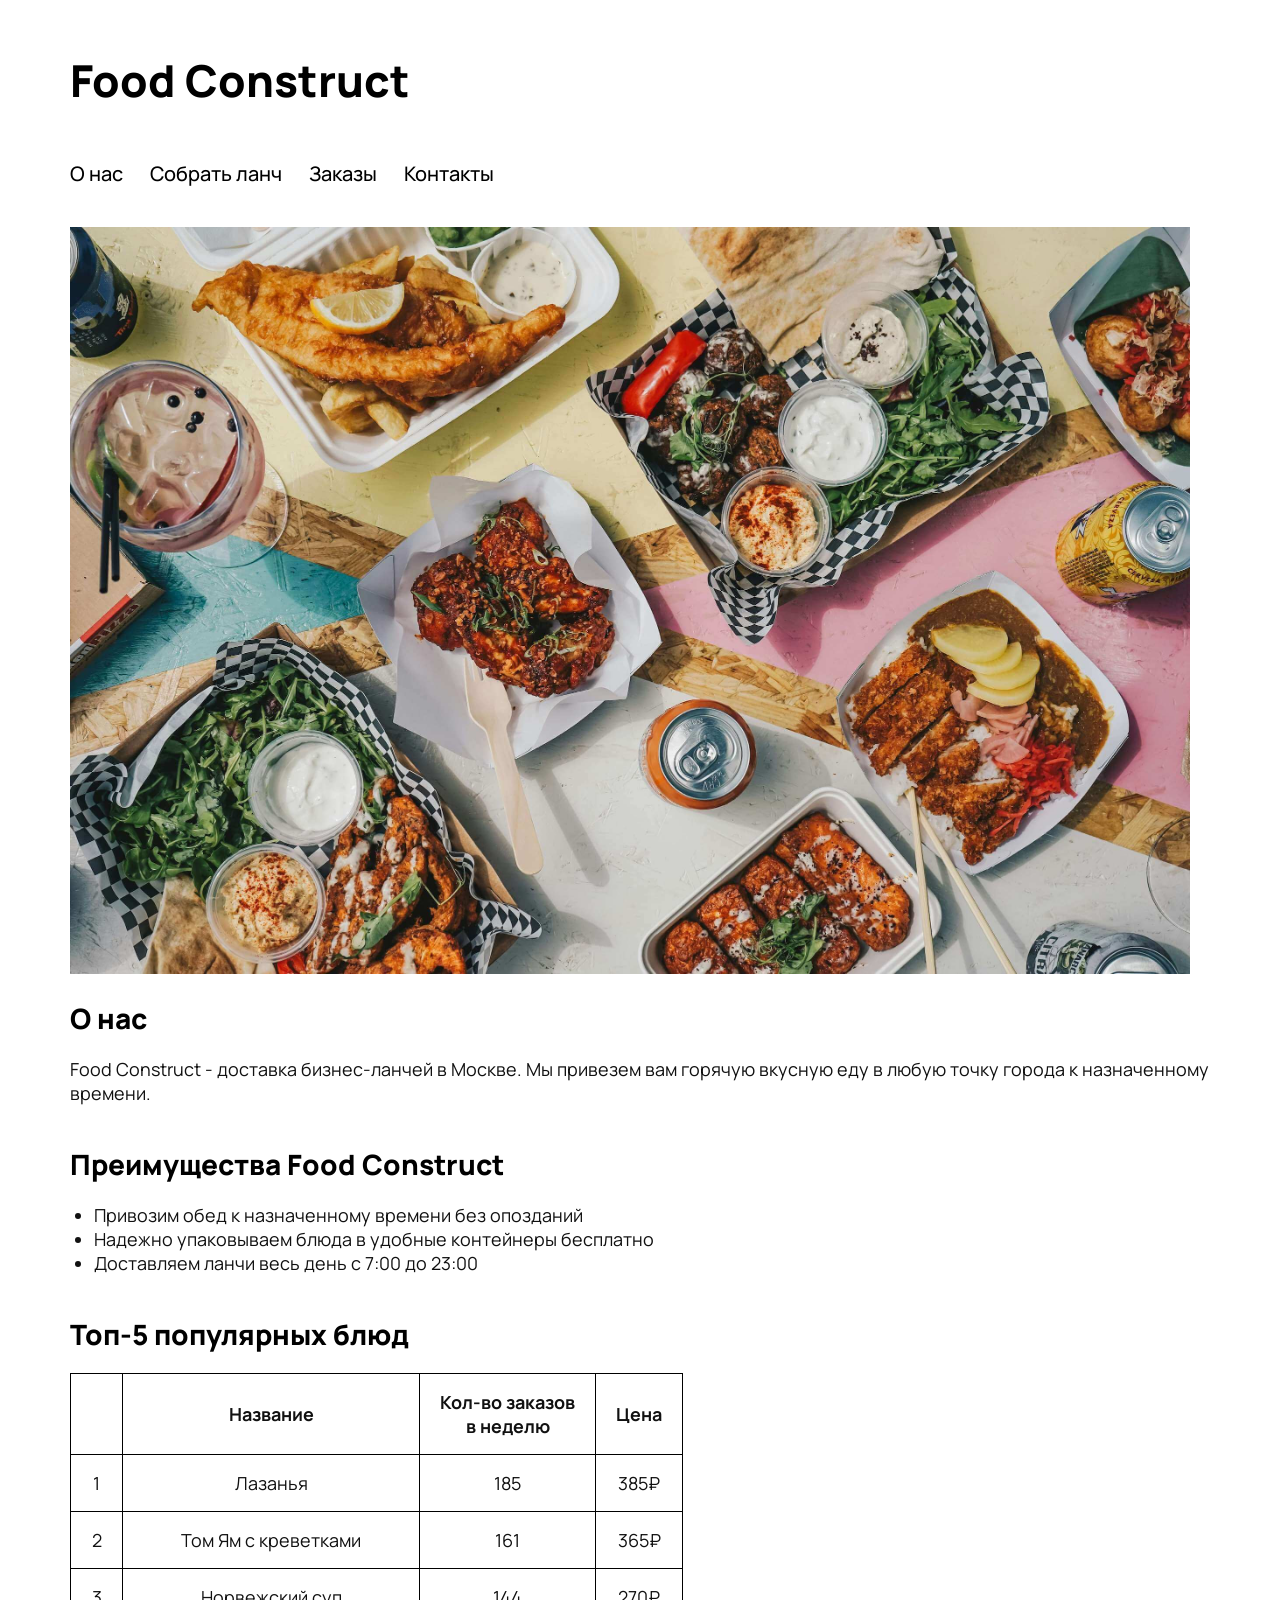
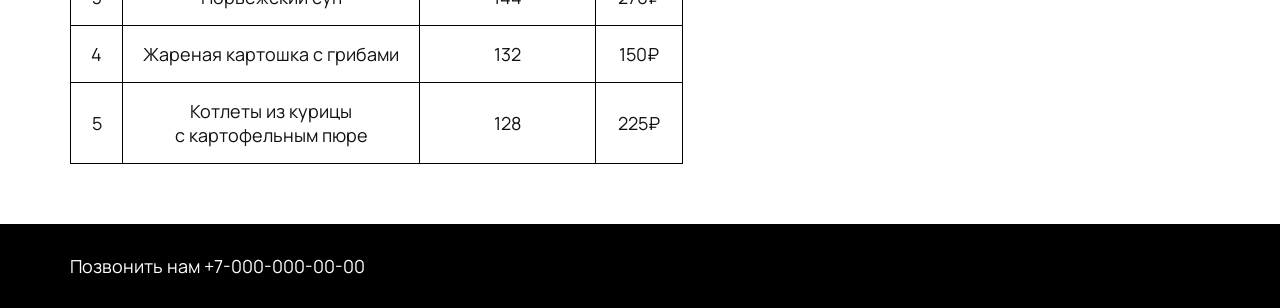
<file: lab-01-food-construct/index.html>
<!DOCTYPE html>
<!-- Tarayıcıya "bu belge HTML5" der. Yazılmazsa tarayıcı eski uyumluluk moduna geçer, CSS bozulur -->
<html lang="ru">
<!-- Bütün sayfayı saran kök etiket. lang="ru" = içerik Rusça; arama motoru ve ekran okuyucu buna bakar -->

<head>
  <!-- Sayfanın ayar bölümü: buradakiler ekranda görünmez, tarayıcıya talimat verir -->

  <meta charset="UTF-8">
  <!-- Harflerin hangi tabloya göre çözüleceğini söyler. UTF-8 Kiril'i kapsar; olmazsa Rusça harfler soru işareti çıkar -->

  <meta name="viewport" content="width=device-width, initial-scale=1.0">
  <!-- Sayfanın genişliğini ekran genişliğine eşitler. Olmazsa telefon sayfayı uzaktan gösterir, yazılar okunmaz -->

  <title>Food Construct</title>
  <!-- Sekmede ve Google sonuçlarında görünen isim. Sayfanın içinde görünmez -->

  <link rel="preconnect" href="https://fonts.googleapis.com">
  <link rel="preconnect" href="https://fonts.gstatic.com" crossorigin>
  <!-- Font sunucusuyla el sıkışmayı önceden yapar, böylece font birkaç yüz milisaniye erken gelir -->

  <link href="https://fonts.googleapis.com/css2?family=Manrope:wght@400;500;800&display=swap" rel="stylesheet">
  <!-- Manrope fontunu Google'dan indirir. wght@400;500;800 = sadece bu üç kalınlığı indir (hepsini indirmek yavaşlatır) -->

  <link rel="stylesheet" href="styles/style.css">
  <!-- Dış dosyayı sayfaya bağlar. rel = dosyanın türü (stil dosyası), href = dosyanın yeri -->
</head>

<body>
  <!-- Kullanıcının ekranda gördüğü her şey buranın içinde olmak zorunda -->

  <header>
    <!-- Sayfanın üst şeridi. div yerine bunu kullanırız çünkü tarayıcıya "burası giriş bölümü" bilgisini de verir -->
    <h1>Food Construct</h1>
    <!-- Sayfanın ana başlığı. Arama motoru sayfanın konusunu buradan anlar, bu yüzden sayfada tek olmalı -->
    <nav>
      <!-- Menü bağlantılarının kutusu. Ekran okuyucu "gezinme bölümü" diye tanıtır ve istenirse atlanabilir -->
      <a href="index.html">О нас</a>
      <!-- Tıklanınca href'teki adrese götürür. href olmadan link çalışmaz, düz yazı olur -->
      <a href="lunch.html">Собрать ланч</a>
      <a href="orders.html">Заказы</a>
      <a href="#contacts">Контакты</a>
      <!-- # ile başlayan adres başka sayfaya gitmez: aynı sayfada id="contacts" olan elemana kaydırır -->
    </nav>
  </header>

  <main>
    <!-- Sayfanın asıl içeriği. Menü ve footer buraya girmez; sayfada bir tane olur -->

    <section>
      <!-- İçeriği anlamlı parçalara böler: her section kendi başlığıyla tek bir konuyu anlatır -->
      <img src="images/lunch.jpg" alt="Бизнес-ланчи Food Construct">
      <!-- src resmi getirir. alt = resim yüklenmezse yerine çıkan yazı; görme engelli okuyucusu da bunu okur -->
      <h2>О нас</h2>
      <!-- Bölüm başlığı. Başlıklar h1'den h6'ya sırayla iner, atlanmaz — yapı bozulur -->
      <p>
        <!-- Paragraf. Tarayıcı kendiliğinden alt satıra geçirir ve araya boşluk koyar -->
        Food Construct - доставка бизнес-ланчей в Москве. Мы привезем вам горячую вкусную еду
        в любую точку города к назначенному времени.
      </p>
    </section>

    <section>
      <h2>Преимущества Food Construct</h2>
      <ul>
        <!-- Sırası önemli olmayan liste. Tarayıcı her maddenin başına nokta koyar -->
        <li>Привозим обед к назначенному времени без опозданий</li>
        <!-- Listenin tek bir maddesi. Sadece ul veya ol içinde kullanılabilir -->
        <li>Надежно упаковываем блюда в удобные контейнеры бесплатно</li>
        <li>Доставляем ланчи весь день с 7:00 до 23:00</li>
      </ul>
    </section>

    <section>
      <h2>Топ-5 популярных блюд</h2>
      <table>
        <!-- Satır-sütun hâlindeki veriler için. Sayfayı hizalamak amacıyla kullanılmaz, o iş CSS'in -->
        <tr>
          <!-- Tablonun bir satırını açar; hücreler bunun içine yazılır -->
          <th></th>
          <!-- Başlık hücresi: tarayıcı kalın ve ortalı gösterir, ayrıca "bu sütunun adı" bilgisini taşır -->
          <th>Название</th>
          <th>Кол-во заказов<br>в неделю</th>
          <!-- Metni tam o noktadan alt satıra indirir; boşluk açmak için değil, satır kırmak için -->
          <th>Цена</th>
        </tr>
        <tr>
          <td>1</td>
          <!-- Veri hücresi: tablonun asıl içeriği buraya yazılır -->
          <td>Лазанья</td>
          <td>185</td>
          <td>385₽</td>
        </tr>
        <tr>
          <td>2</td>
          <td>Том Ям с креветками</td>
          <td>161</td>
          <td>365₽</td>
        </tr>
        <tr>
          <td>3</td>
          <td>Норвежский суп</td>
          <td>144</td>
          <td>270₽</td>
        </tr>
        <tr>
          <td>4</td>
          <td>Жареная картошка с грибами</td>
          <td>132</td>
          <td>150₽</td>
        </tr>
        <tr>
          <td>5</td>
          <td>Котлеты из курицы<br>с картофельным пюре</td>
          <td>128</td>
          <td>225₽</td>
        </tr>
      </table>
    </section>

  </main>

  <footer id="contacts">
    <!-- Sayfanın alt şeridi (iletişim, telif). id = bu elemana verilen benzersiz isim; menüdeki #contacts bunu arar -->
    <p>Позвонить нам <a href="tel:+70000000000">+7-000-000-00-00</a></p>
    <!-- tel: yazınca telefonda tıklayan kişi doğrudan arama ekranına gider; bilgisayarda bir şey olmaz -->
  </footer>

</body>

</html>
</file>
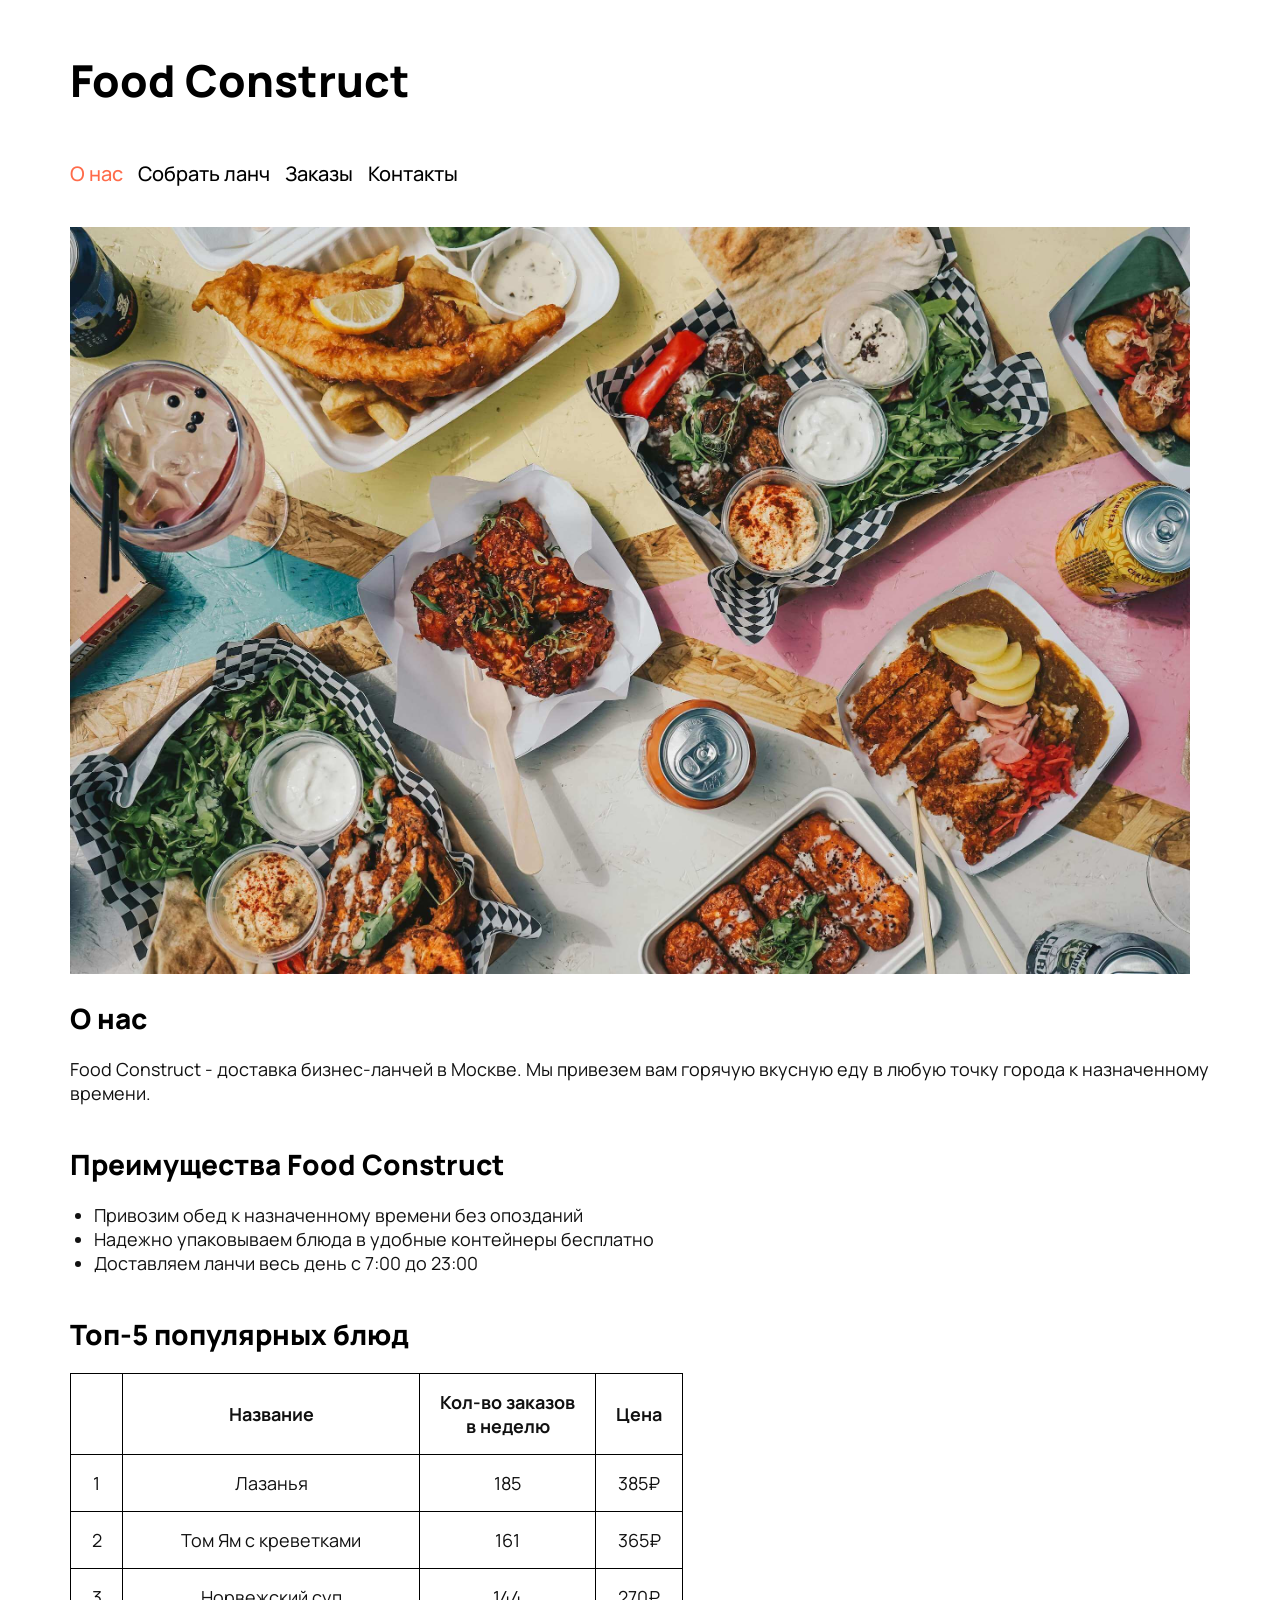
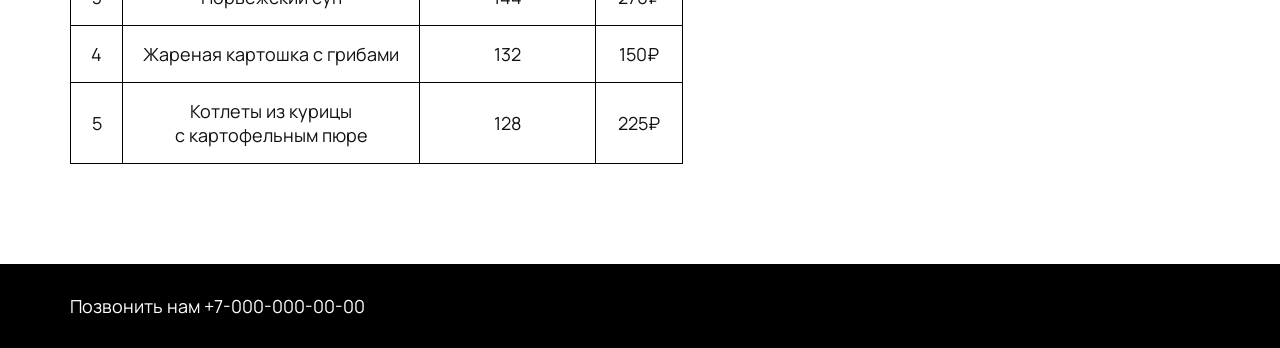
<file: lab-02-lunch/index.html>
<!DOCTYPE html>
<!-- Tarayıcıya "bu belge HTML5" der. Yazılmazsa tarayıcı eski uyumluluk moduna geçer, CSS bozulur -->
<html lang="ru">
<!-- Bütün sayfayı saran kök etiket. lang="ru" = içerik Rusça; arama motoru ve ekran okuyucu buna bakar -->

<head>
  <!-- Sayfanın ayar bölümü: buradakiler ekranda görünmez, tarayıcıya talimat verir -->

  <meta charset="UTF-8">
  <!-- Harflerin hangi tabloya göre çözüleceğini söyler. UTF-8 Kiril'i kapsar; olmazsa Rusça harfler soru işareti çıkar -->

  <meta name="viewport" content="width=device-width, initial-scale=1.0">
  <!-- Sayfanın genişliğini ekran genişliğine eşitler. Olmazsa telefon sayfayı uzaktan gösterir, yazılar okunmaz -->

  <title>Food Construct</title>
  <!-- Sekmede ve Google sonuçlarında görünen isim. Sayfanın içinde görünmez -->

  <link rel="preconnect" href="https://fonts.googleapis.com">
  <link rel="preconnect" href="https://fonts.gstatic.com" crossorigin>
  <!-- Font sunucusuyla el sıkışmayı önceden yapar, böylece font birkaç yüz milisaniye erken gelir -->

  <link href="https://fonts.googleapis.com/css2?family=Manrope:wght@400;500;800&display=swap" rel="stylesheet">
  <!-- Manrope fontunu Google'dan indirir. wght@400;500;800 = sadece bu üç kalınlığı indir (hepsini indirmek yavaşlatır) -->

  <link rel="stylesheet" href="styles/style.css">
  <!-- Dış dosyayı sayfaya bağlar. rel = dosyanın türü (stil dosyası), href = dosyanın yeri -->
</head>

<body>
  <!-- Kullanıcının ekranda gördüğü her şey buranın içinde olmak zorunda -->

  <header>
    <!-- Sayfanın üst şeridi. div yerine bunu kullanırız çünkü tarayıcıya "burası giriş bölümü" bilgisini de verir -->
    <h1>Food Construct</h1>
    <!-- Sayfanın ana başlığı. Arama motoru sayfanın konusunu buradan anlar, bu yüzden sayfada tek olmalı -->
    <nav>
      <!-- Menü bağlantılarının kutusu. Ekran okuyucu "gezinme bölümü" diye tanıtır ve istenirse atlanabilir -->
      <a href="index.html" id="active">О нас</a>
      <!-- Tıklanınca href'teki adrese götürür. href olmadan link çalışmaz, düz yazı olur.
           id = sayfada yalnızca bir kez kullanılabilen benzersiz isim. CSS'te #active ile yakalayıp
           bulunduğumuz sayfayı renklendiriyoruz; kullanıcı nerede olduğunu böyle anlar -->
      <a href="lunch.html">Собрать ланч</a>
      <!-- Çapraz bağlantı: ana sayfadan «Собрать ланч» sayfasına geçiş. Ödevin şartı -->
      <a href="orders.html">Заказы</a>
      <a href="#contacts">Контакты</a>
      <!-- # ile başlayan adres başka sayfaya gitmez: aynı sayfada id="contacts" olan elemana kaydırır -->
    </nav>
  </header>

  <main>
    <!-- Sayfanın asıl içeriği. Menü ve footer buraya girmez; sayfada bir tane olur -->

    <section>
      <!-- İçeriği anlamlı parçalara böler: her section kendi başlığıyla tek bir konuyu anlatır -->
      <img src="images/lunch.jpg" alt="Бизнес-ланчи Food Construct" class="about-photo">
      <!-- src resmi getirir. alt = resim yüklenmezse yerine çıkan yazı; görme engelli okuyucusu da bunu okur.
           class = CSS'te bu resmi hedeflemek için verdiğimiz isim. Gerekli çünkü dar ekran
           kurallarında SADECE bu fotoğrafın genişliğini değiştiriyoruz; düz "img" yazsaydık
           «Собрать ланч» sayfasındaki yemek fotoğrafları da etkilenirdi -->
      <h2>О нас</h2>
      <!-- Bölüm başlığı. Başlıklar h1'den h6'ya sırayla iner, atlanmaz — yapı bozulur -->
      <p>
        <!-- Paragraf. Tarayıcı kendiliğinden alt satıra geçirir ve araya boşluk koyar -->
        Food Construct - доставка бизнес-ланчей в Москве. Мы привезем вам горячую вкусную еду
        в любую точку города к назначенному времени.
      </p>
    </section>

    <section>
      <h2>Преимущества Food Construct</h2>
      <ul>
        <!-- Sırası önemli olmayan liste. Tarayıcı her maddenin başına nokta koyar -->
        <li>Привозим обед к назначенному времени без опозданий</li>
        <!-- Listenin tek bir maddesi. Sadece ul veya ol içinde kullanılabilir -->
        <li>Надежно упаковываем блюда в удобные контейнеры бесплатно</li>
        <li>Доставляем ланчи весь день с 7:00 до 23:00</li>
      </ul>
    </section>

    <section>
      <h2>Топ-5 популярных блюд</h2>
      <table>
        <!-- Satır-sütun hâlindeki veriler için. Sayfayı hizalamak amacıyla kullanılmaz, o iş CSS'in -->
        <tr>
          <!-- Tablonun bir satırını açar; hücreler bunun içine yazılır -->
          <th></th>
          <!-- Başlık hücresi: tarayıcı kalın ve ortalı gösterir, ayrıca "bu sütunun adı" bilgisini taşır -->
          <th>Название</th>
          <th>Кол-во заказов<br>в неделю</th>
          <!-- Metni tam o noktadan alt satıra indirir; boşluk açmak için değil, satır kırmak için -->
          <th>Цена</th>
        </tr>
        <tr>
          <td>1</td>
          <!-- Veri hücresi: tablonun asıl içeriği buraya yazılır -->
          <td>Лазанья</td>
          <td>185</td>
          <td>385₽</td>
        </tr>
        <tr>
          <td>2</td>
          <td>Том Ям с креветками</td>
          <td>161</td>
          <td>365₽</td>
        </tr>
        <tr>
          <td>3</td>
          <td>Норвежский суп</td>
          <td>144</td>
          <td>270₽</td>
        </tr>
        <tr>
          <td>4</td>
          <td>Жареная картошка с грибами</td>
          <td>132</td>
          <td>150₽</td>
        </tr>
        <tr>
          <td>5</td>
          <td>Котлеты из курицы<br>с картофельным пюре</td>
          <td>128</td>
          <td>225₽</td>
        </tr>
      </table>
    </section>

  </main>

  <footer id="contacts">
    <!-- Sayfanın alt şeridi (iletişim, telif). id = bu elemana verilen benzersiz isim; menüdeki #contacts bunu arar -->
    <p>Позвонить нам <a href="tel:+70000000000">+7-000-000-00-00</a></p>
    <!-- tel: yazınca telefonda tıklayan kişi doğrudan arama ekranına gider; bilgisayarda bir şey olmaz -->
  </footer>

</body>

</html>
</file>
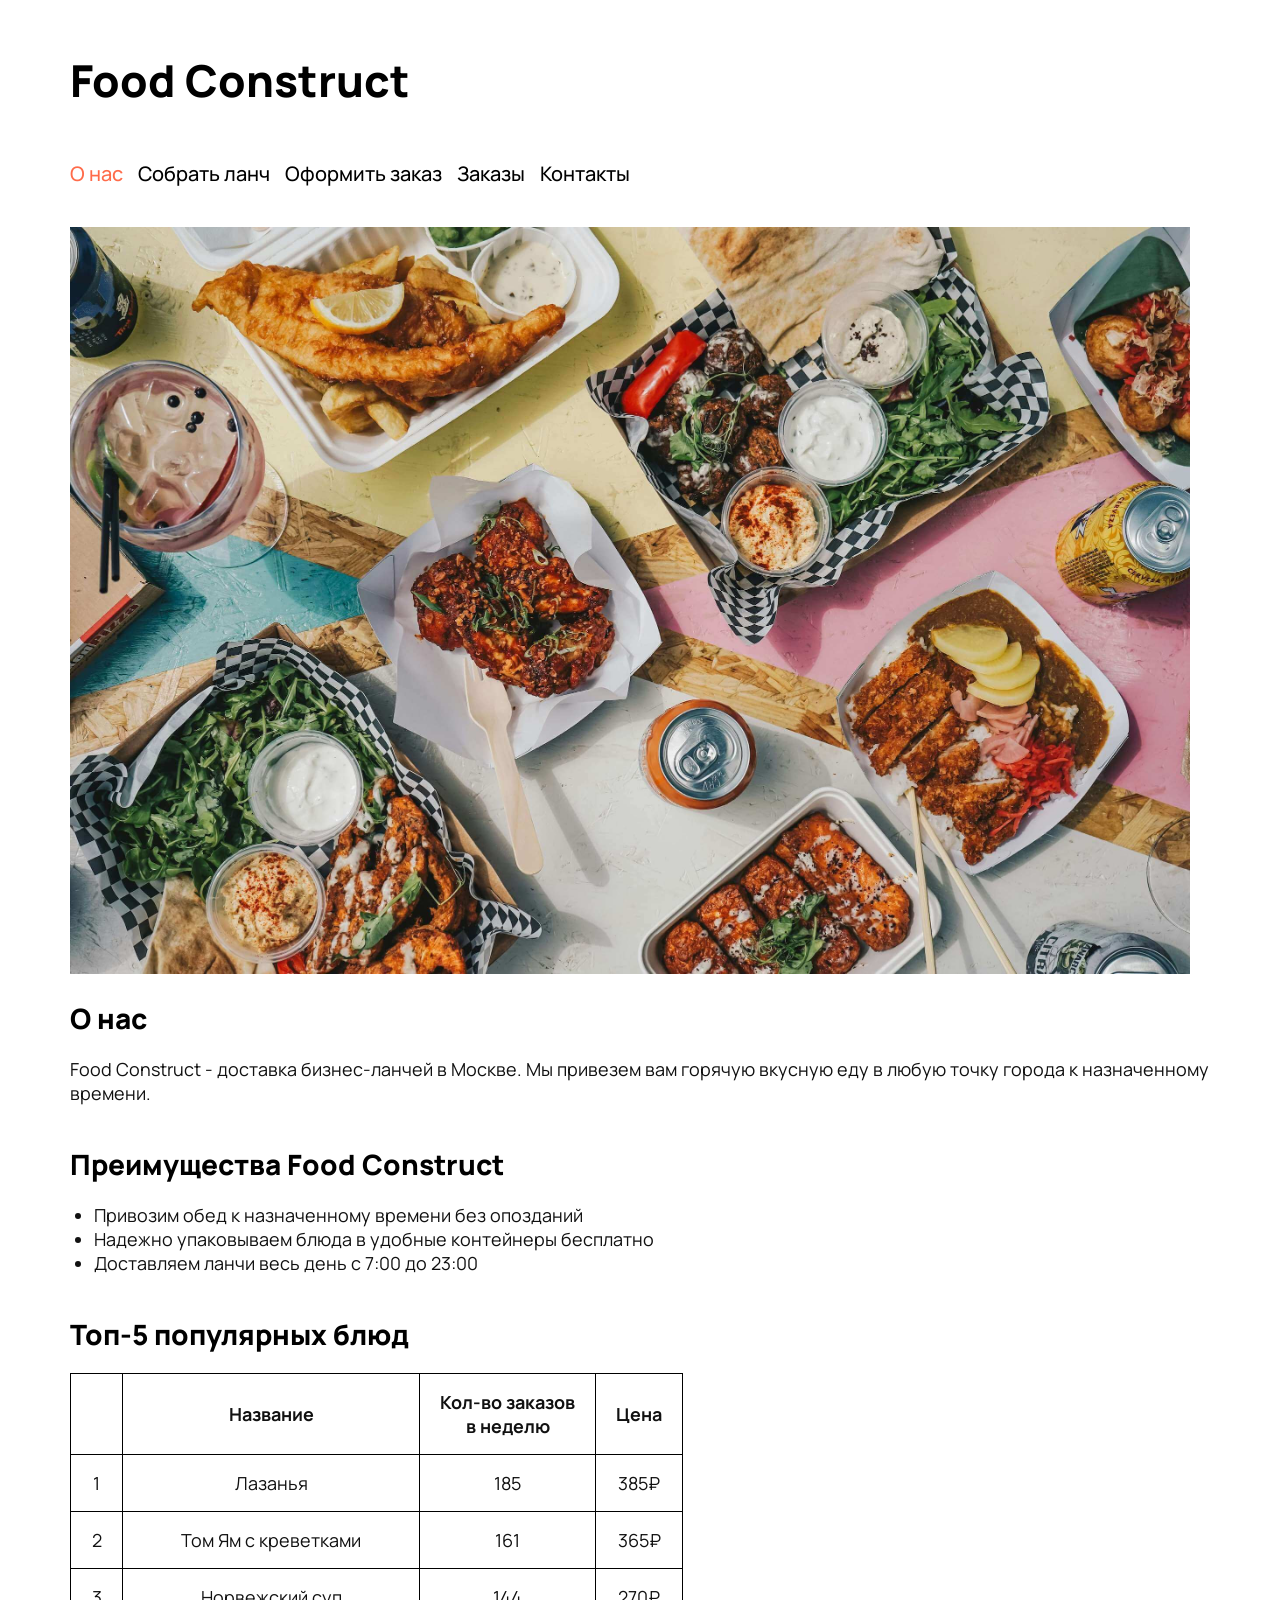
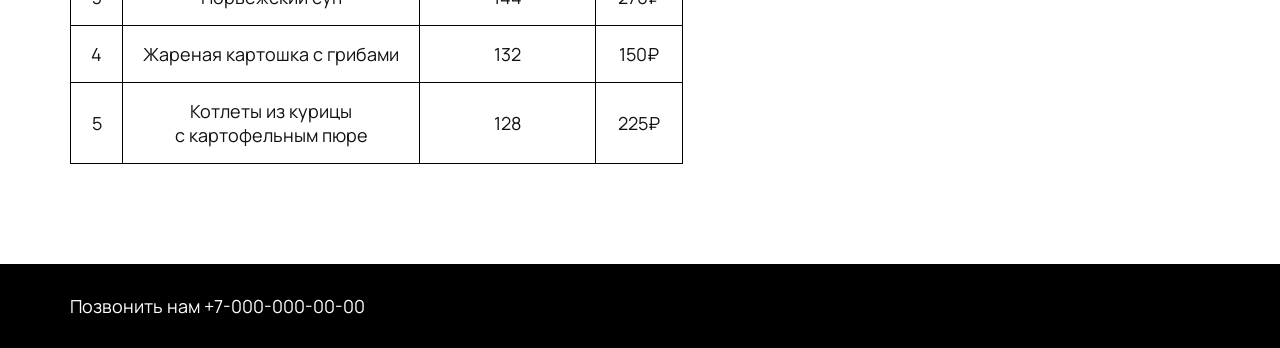
<file: lab-08-order/index.html>
<!DOCTYPE html>
<!-- Tarayıcıya "bu belge HTML5" der. Yazılmazsa tarayıcı eski uyumluluk moduna geçer, CSS bozulur -->
<html lang="ru">
<!-- Bütün sayfayı saran kök etiket. lang="ru" = içerik Rusça; arama motoru ve ekran okuyucu buna bakar -->

<head>
  <!-- Sayfanın ayar bölümü: buradakiler ekranda görünmez, tarayıcıya talimat verir -->

  <meta charset="UTF-8">
  <!-- Harflerin hangi tabloya göre çözüleceğini söyler. UTF-8 Kiril'i kapsar; olmazsa Rusça harfler soru işareti çıkar -->

  <meta name="viewport" content="width=device-width, initial-scale=1.0">
  <!-- Sayfanın genişliğini ekran genişliğine eşitler. Olmazsa telefon sayfayı uzaktan gösterir, yazılar okunmaz -->

  <title>Food Construct</title>
  <!-- Sekmede ve Google sonuçlarında görünen isim. Sayfanın içinde görünmez -->

  <link rel="preconnect" href="https://fonts.googleapis.com">
  <link rel="preconnect" href="https://fonts.gstatic.com" crossorigin>
  <!-- Font sunucusuyla el sıkışmayı önceden yapar, böylece font birkaç yüz milisaniye erken gelir -->

  <link href="https://fonts.googleapis.com/css2?family=Manrope:wght@400;500;800&display=swap" rel="stylesheet">
  <!-- Manrope fontunu Google'dan indirir. wght@400;500;800 = sadece bu üç kalınlığı indir (hepsini indirmek yavaşlatır) -->

  <link rel="stylesheet" href="styles/style.css">
  <!-- Dış dosyayı sayfaya bağlar. rel = dosyanın türü (stil dosyası), href = dosyanın yeri -->
</head>

<body>
  <!-- Kullanıcının ekranda gördüğü her şey buranın içinde olmak zorunda -->

  <header>
    <!-- Sayfanın üst şeridi. div yerine bunu kullanırız çünkü tarayıcıya "burası giriş bölümü" bilgisini de verir -->
    <h1>Food Construct</h1>
    <!-- Sayfanın ana başlığı. Arama motoru sayfanın konusunu buradan anlar, bu yüzden sayfada tek olmalı -->
    <nav>
      <!-- Menü bağlantılarının kutusu. Ekran okuyucu "gezinme bölümü" diye tanıtır ve istenirse atlanabilir -->
      <a href="index.html" id="active">О нас</a>
      <!-- Tıklanınca href'teki adrese götürür. href olmadan link çalışmaz, düz yazı olur.
           id = sayfada yalnızca bir kez kullanılabilen benzersiz isim. CSS'te #active ile yakalayıp
           bulunduğumuz sayfayı renklendiriyoruz; kullanıcı nerede olduğunu böyle anlar -->
      <a href="lunch.html">Собрать ланч</a>
      <!-- Çapraz bağlantı: ana sayfadan «Собрать ланч» sayfasına geçiş. Ödevin şartı -->
      <a href="order.html">Оформить заказ</a>
      <a href="orders.html">Заказы</a>
      <a href="#contacts">Контакты</a>
      <!-- # ile başlayan adres başka sayfaya gitmez: aynı sayfada id="contacts" olan elemana kaydırır -->
    </nav>
  </header>

  <main>
    <!-- Sayfanın asıl içeriği. Menü ve footer buraya girmez; sayfada bir tane olur -->

    <section>
      <!-- İçeriği anlamlı parçalara böler: her section kendi başlığıyla tek bir konuyu anlatır -->
      <img src="images/lunch.jpg" alt="Бизнес-ланчи Food Construct" class="about-photo">
      <!-- src resmi getirir. alt = resim yüklenmezse yerine çıkan yazı; görme engelli okuyucusu da bunu okur.
           class = CSS'te bu resmi hedeflemek için verdiğimiz isim. Gerekli çünkü dar ekran
           kurallarında SADECE bu fotoğrafın genişliğini değiştiriyoruz; düz "img" yazsaydık
           «Собрать ланч» sayfasındaki yemek fotoğrafları da etkilenirdi -->
      <h2>О нас</h2>
      <!-- Bölüm başlığı. Başlıklar h1'den h6'ya sırayla iner, atlanmaz — yapı bozulur -->
      <p>
        <!-- Paragraf. Tarayıcı kendiliğinden alt satıra geçirir ve araya boşluk koyar -->
        Food Construct - доставка бизнес-ланчей в Москве. Мы привезем вам горячую вкусную еду
        в любую точку города к назначенному времени.
      </p>
    </section>

    <section>
      <h2>Преимущества Food Construct</h2>
      <ul>
        <!-- Sırası önemli olmayan liste. Tarayıcı her maddenin başına nokta koyar -->
        <li>Привозим обед к назначенному времени без опозданий</li>
        <!-- Listenin tek bir maddesi. Sadece ul veya ol içinde kullanılabilir -->
        <li>Надежно упаковываем блюда в удобные контейнеры бесплатно</li>
        <li>Доставляем ланчи весь день с 7:00 до 23:00</li>
      </ul>
    </section>

    <section>
      <h2>Топ-5 популярных блюд</h2>
      <table>
        <!-- Satır-sütun hâlindeki veriler için. Sayfayı hizalamak amacıyla kullanılmaz, o iş CSS'in -->
        <tr>
          <!-- Tablonun bir satırını açar; hücreler bunun içine yazılır -->
          <th></th>
          <!-- Başlık hücresi: tarayıcı kalın ve ortalı gösterir, ayrıca "bu sütunun adı" bilgisini taşır -->
          <th>Название</th>
          <th>Кол-во заказов<br>в неделю</th>
          <!-- Metni tam o noktadan alt satıra indirir; boşluk açmak için değil, satır kırmak için -->
          <th>Цена</th>
        </tr>
        <tr>
          <td>1</td>
          <!-- Veri hücresi: tablonun asıl içeriği buraya yazılır -->
          <td>Лазанья</td>
          <td>185</td>
          <td>385₽</td>
        </tr>
        <tr>
          <td>2</td>
          <td>Том Ям с креветками</td>
          <td>161</td>
          <td>365₽</td>
        </tr>
        <tr>
          <td>3</td>
          <td>Норвежский суп</td>
          <td>144</td>
          <td>270₽</td>
        </tr>
        <tr>
          <td>4</td>
          <td>Жареная картошка с грибами</td>
          <td>132</td>
          <td>150₽</td>
        </tr>
        <tr>
          <td>5</td>
          <td>Котлеты из курицы<br>с картофельным пюре</td>
          <td>128</td>
          <td>225₽</td>
        </tr>
      </table>
    </section>

  </main>

  <footer id="contacts">
    <!-- Sayfanın alt şeridi (iletişim, telif). id = bu elemana verilen benzersiz isim; menüdeki #contacts bunu arar -->
    <p>Позвонить нам <a href="tel:+70000000000">+7-000-000-00-00</a></p>
    <!-- tel: yazınca telefonda tıklayan kişi doğrudan arama ekranına gider; bilgisayarda bir şey olmaz -->
  </footer>

</body>

</html>
</file>
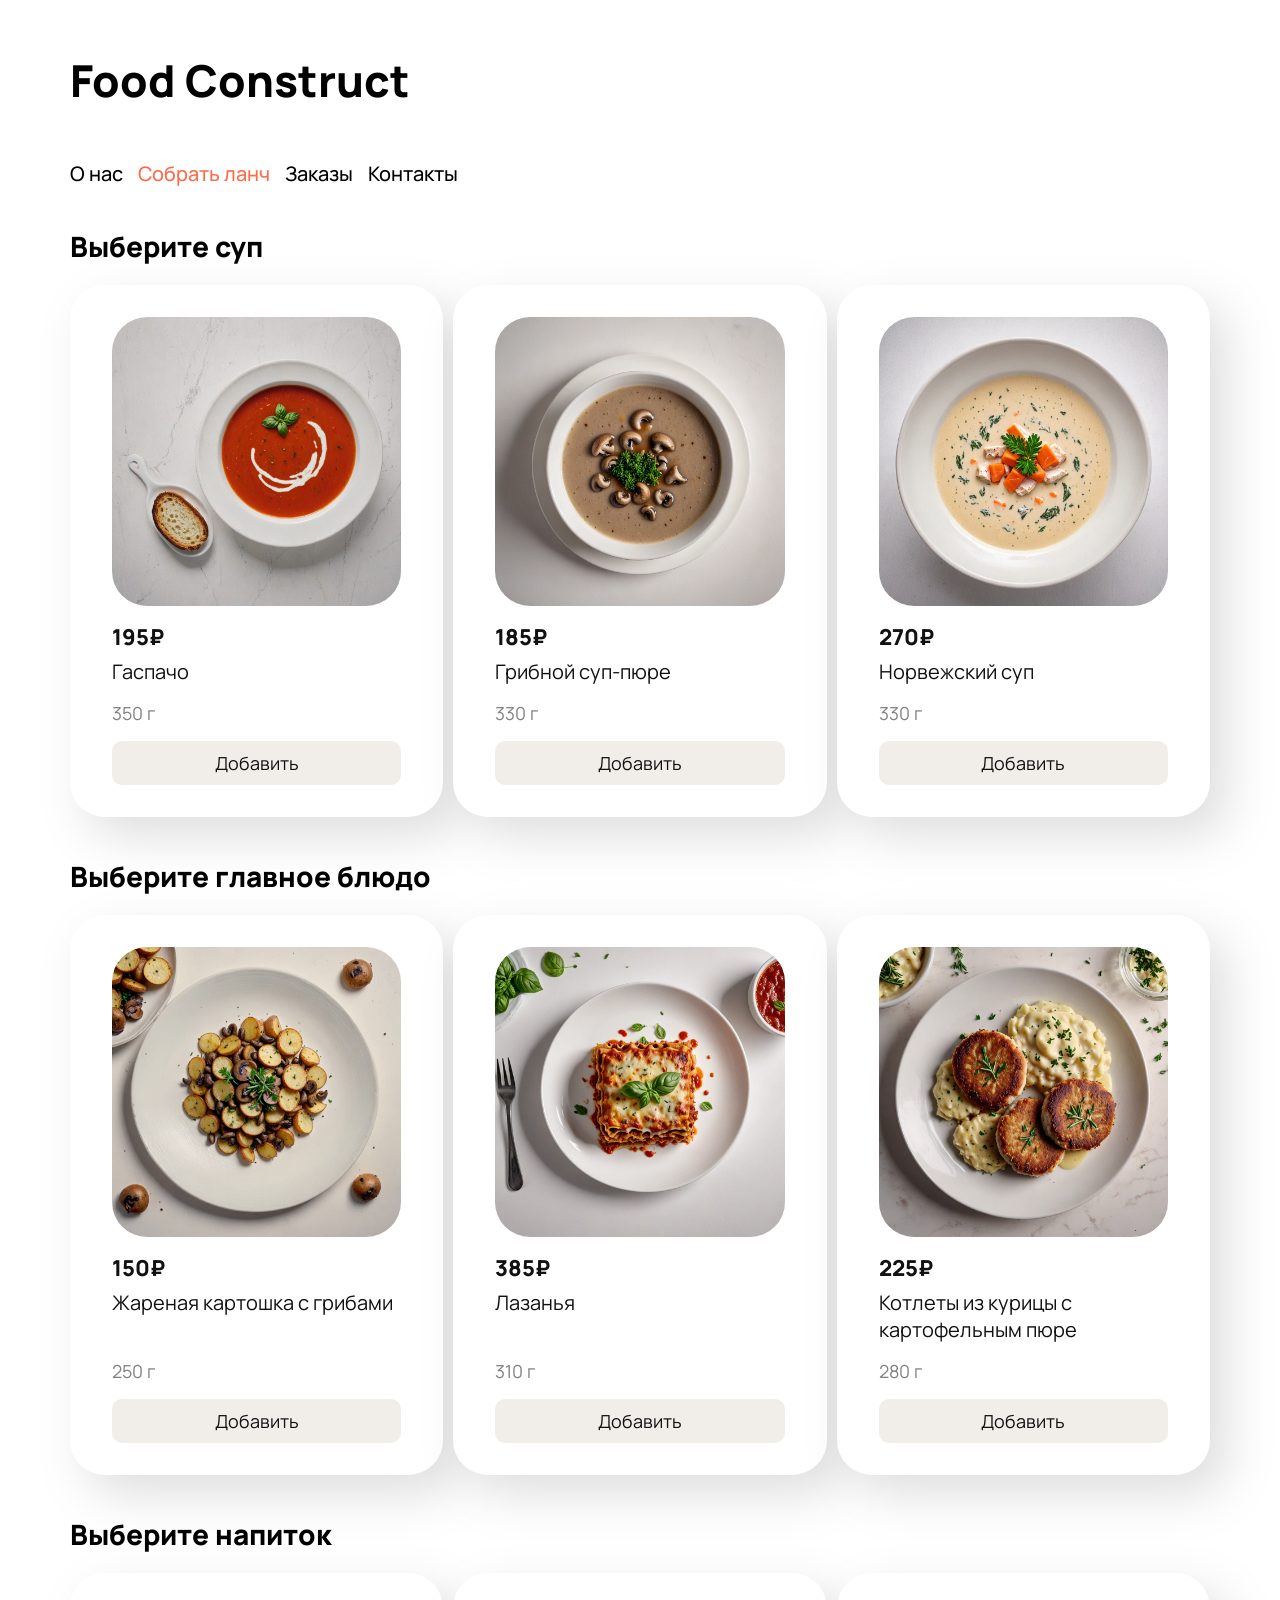
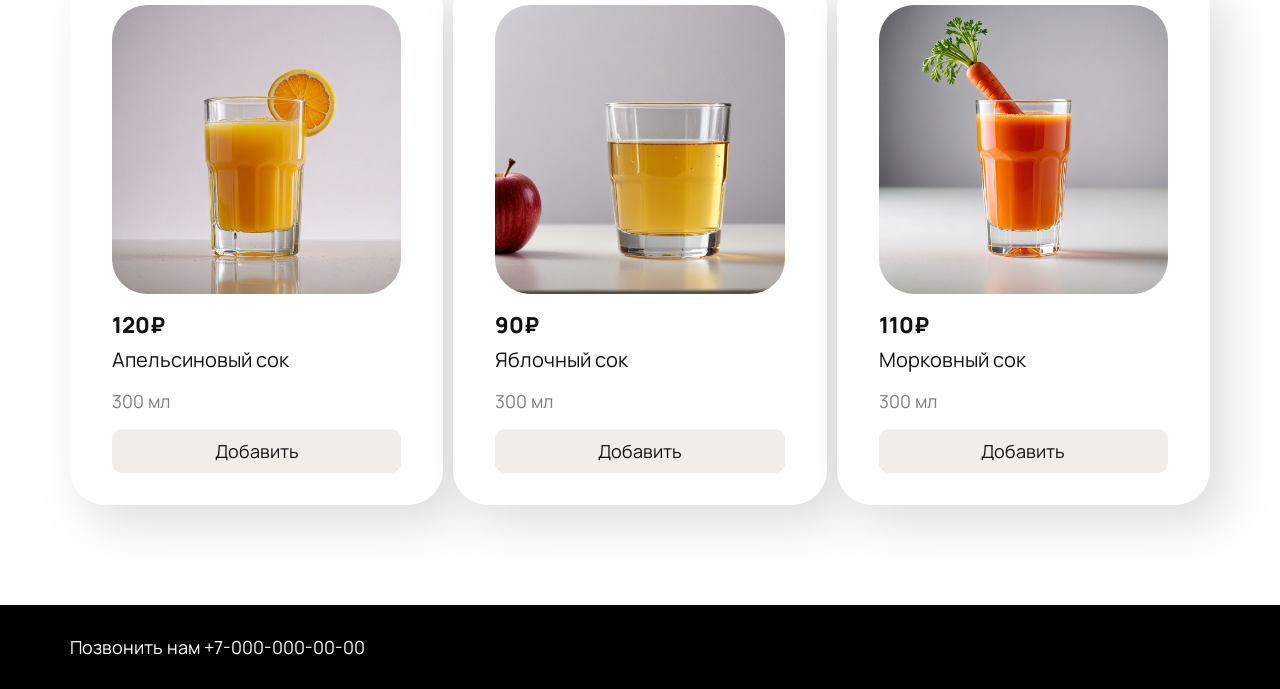
<file: lab-02-lunch/lunch.html>
<!DOCTYPE html>
<!-- Tarayıcıya "bu belge HTML5" der. Yazılmazsa tarayıcı eski uyumluluk moduna geçer, CSS bozulur -->
<html lang="ru">
<!-- Bütün sayfayı saran kök etiket. lang="ru" = içerik Rusça; arama motoru ve ekran okuyucu buna bakar -->

<head>
  <!-- Sayfanın ayar bölümü: buradakiler ekranda görünmez, tarayıcıya talimat verir -->

  <meta charset="UTF-8">
  <!-- Harflerin hangi tabloya göre çözüleceğini söyler. UTF-8 Kiril'i kapsar; olmazsa Rusça harfler soru işareti çıkar -->

  <meta name="viewport" content="width=device-width, initial-scale=1.0">
  <!-- Ödevin şartı: sayfa genişliği = ekran genişliği. Bu satır olmazsa telefon sayfayı 980px varsayıp
       uzaktan gösterir ve @media kuralları hiç çalışmaz, yani uyarlanabilirlik (адаптивность) çöker -->

  <title>Собрать ланч — Food Construct</title>
  <!-- Sekmede ve Google sonuçlarında görünen isim. Her sayfanın kendine ait olmalı -->

  <link rel="preconnect" href="https://fonts.googleapis.com">
  <link rel="preconnect" href="https://fonts.gstatic.com" crossorigin>
  <!-- Font sunucusuyla el sıkışmayı önceden yapar, böylece font birkaç yüz milisaniye erken gelir -->

  <link href="https://fonts.googleapis.com/css2?family=Manrope:wght@400;500;800&display=swap" rel="stylesheet">
  <!-- Ana sayfadaki Manrope fontunun aynısı. Ödev "aynı fontu bağla" diyor: site tek parça görünsün -->

  <link rel="stylesheet" href="styles/style.css">
  <!-- Ana sayfanın ortak stilleri: renk, font, şapka, menü, footer. İki sayfa da bunu paylaşır -->

  <link rel="stylesheet" href="styles/lunch.css">
  <!-- Sadece bu sayfaya ait ek stil dosyası (ödevin şartı). Sıra önemli: sonra gelen dosya
       aynı özelliği yeniden tanımlarsa öncekini ezer -->
</head>

<body>
  <!-- Kullanıcının ekranda gördüğü her şey buranın içinde olmak zorunda -->

  <header>
    <!-- Sayfanın üst şeridi. div yerine bunu kullanırız çünkü tarayıcıya "burası giriş bölümü" bilgisini de verir -->
    <h1>Food Construct</h1>
    <!-- Sayfanın ana başlığı. Arama motoru sayfanın konusunu buradan anlar, bu yüzden sayfada tek olmalı -->
    <nav>
      <!-- Menü bağlantılarının kutusu. Ekran okuyucu "gezinme bölümü" diye tanıtır ve istenirse atlanabilir -->
      <a href="index.html">О нас</a>
      <!-- Çapraz bağlantı: bu sayfadan ana sayfaya dönüş. Ödevin şartı -->
      <a href="lunch.html" id="active">Собрать ланч</a>
      <!-- id = sayfada yalnızca bir kez kullanılabilen benzersiz isim. CSS'te #active ile yakalayıp
           bulunduğumuz sayfayı renklendiriyoruz; kullanıcı nerede olduğunu böyle anlar -->
      <a href="orders.html">Заказы</a>
      <a href="#contacts">Контакты</a>
      <!-- # ile başlayan adres başka sayfaya gitmez: aynı sayfada id="contacts" olan elemana kaydırır -->
    </nav>
  </header>

  <main>
    <!-- Sayfanın asıl içeriği. Menü ve footer buraya girmez; sayfada bir tane olur -->

    <section>
      <!-- Çorbalar bölümü. Her section kendi başlığıyla tek bir konuyu anlatır -->
      <h2>Выберите суп</h2>
      <!-- Bölüm başlığı. h1'den sonra h2 gelir, sıra atlanmaz — yoksa belgenin yapısı bozulur -->

      <div class="dishes">
        <!-- Bütün yemekleri saran kutu. class = aynı stili birden çok elemana vermek için kullanılan isim
             (id'den farkı: id sayfada tek olmalı, class tekrar edebilir).
             CSS'te bu kutuyu Grid'e çevirip 3 sütunlu ızgara yapıyoruz -->

        <div class="dish">
          <!-- Tek bir yemeğin kartı. CSS'te Flex olacak: içindekiler alt alta dizilecek -->
          <img src="images/soup-gazpacho.jpg" alt="Гаспачо">
          <!-- src resmi getirir. alt = resim yüklenmezse yerine çıkan yazı; görme engelli okuyucusu da bunu okur -->
          <p class="price">195₽</p>
          <!-- Fiyat. Sınıf verdik çünkü üç p etiketi de aynı; hangisinin fiyat olduğunu CSS'e böyle söylüyoruz -->
          <p class="name">Гаспачо</p>
          <!-- Yemeğin adı -->
          <p class="weight">350 г</p>
          <!-- Ağırlık/hacim. CSS'te gri renk verilecek ve düğmeyi aşağı iten eleman bu olacak -->
          <button type="button">Добавить</button>
          <!-- Tıklanabilir düğme. type="button" yazmazsak tarayıcı onu "submit" sayar ve bir form
               içindeyse sayfayı göndermeye çalışır; burada böyle bir iş yok, o yüzden açıkça belirtiyoruz -->
        </div>

        <div class="dish">
          <img src="images/soup-mushroom.jpg" alt="Грибной суп-пюре">
          <p class="price">185₽</p>
          <p class="name">Грибной суп-пюре</p>
          <p class="weight">330 г</p>
          <button type="button">Добавить</button>
        </div>

        <div class="dish">
          <img src="images/soup-norwegian.jpg" alt="Норвежский суп">
          <p class="price">270₽</p>
          <p class="name">Норвежский суп</p>
          <p class="weight">330 г</p>
          <button type="button">Добавить</button>
        </div>
      </div>
    </section>

    <section>
      <!-- Ana yemekler bölümü. Yapısı çorbalarla birebir aynı: ödev "aynı içerik" diyor -->
      <h2>Выберите главное блюдо</h2>

      <div class="dishes">
        <div class="dish">
          <img src="images/main-potatoes.jpg" alt="Жареная картошка с грибами">
          <p class="price">150₽</p>
          <p class="name">Жареная картошка с грибами</p>
          <p class="weight">250 г</p>
          <button type="button">Добавить</button>
        </div>

        <div class="dish">
          <img src="images/main-lasagna.jpg" alt="Лазанья">
          <p class="price">385₽</p>
          <p class="name">Лазанья</p>
          <p class="weight">310 г</p>
          <button type="button">Добавить</button>
        </div>

        <div class="dish">
          <img src="images/main-cutlets.jpg" alt="Котлеты из курицы с картофельным пюре">
          <p class="price">225₽</p>
          <p class="name">Котлеты из курицы с картофельным пюре</p>
          <!-- Bu isim iki satıra taşıyor. Ödevin özel şartı: buna rağmen ağırlık ve düğme
               diğer kartlarla aynı hizada kalmalı. Bunu CSS'te margin-top: auto ile çözüyoruz -->
          <p class="weight">280 г</p>
          <button type="button">Добавить</button>
        </div>
      </div>
    </section>

    <section>
      <!-- İçecekler bölümü -->
      <h2>Выберите напиток</h2>

      <div class="dishes">
        <div class="dish">
          <img src="images/drink-orange.jpg" alt="Апельсиновый сок">
          <p class="price">120₽</p>
          <p class="name">Апельсиновый сок</p>
          <p class="weight">300 мл</p>
          <button type="button">Добавить</button>
        </div>

        <div class="dish">
          <img src="images/drink-apple.jpg" alt="Яблочный сок">
          <p class="price">90₽</p>
          <p class="name">Яблочный сок</p>
          <p class="weight">300 мл</p>
          <button type="button">Добавить</button>
        </div>

        <div class="dish">
          <img src="images/drink-carrot.jpg" alt="Морковный сок">
          <p class="price">110₽</p>
          <p class="name">Морковный сок</p>
          <p class="weight">300 мл</p>
          <button type="button">Добавить</button>
        </div>
      </div>
    </section>

  </main>

  <footer id="contacts">
    <!-- Sayfanın alt şeridi (iletişim). id = bu elemana verilen benzersiz isim; menüdeki #contacts bunu arar -->
    <p>Позвонить нам <a href="tel:+70000000000">+7-000-000-00-00</a></p>
    <!-- tel: yazınca telefonda tıklayan kişi doğrudan arama ekranına gider; bilgisayarda bir şey olmaz -->
  </footer>

</body>

</html>
</file>
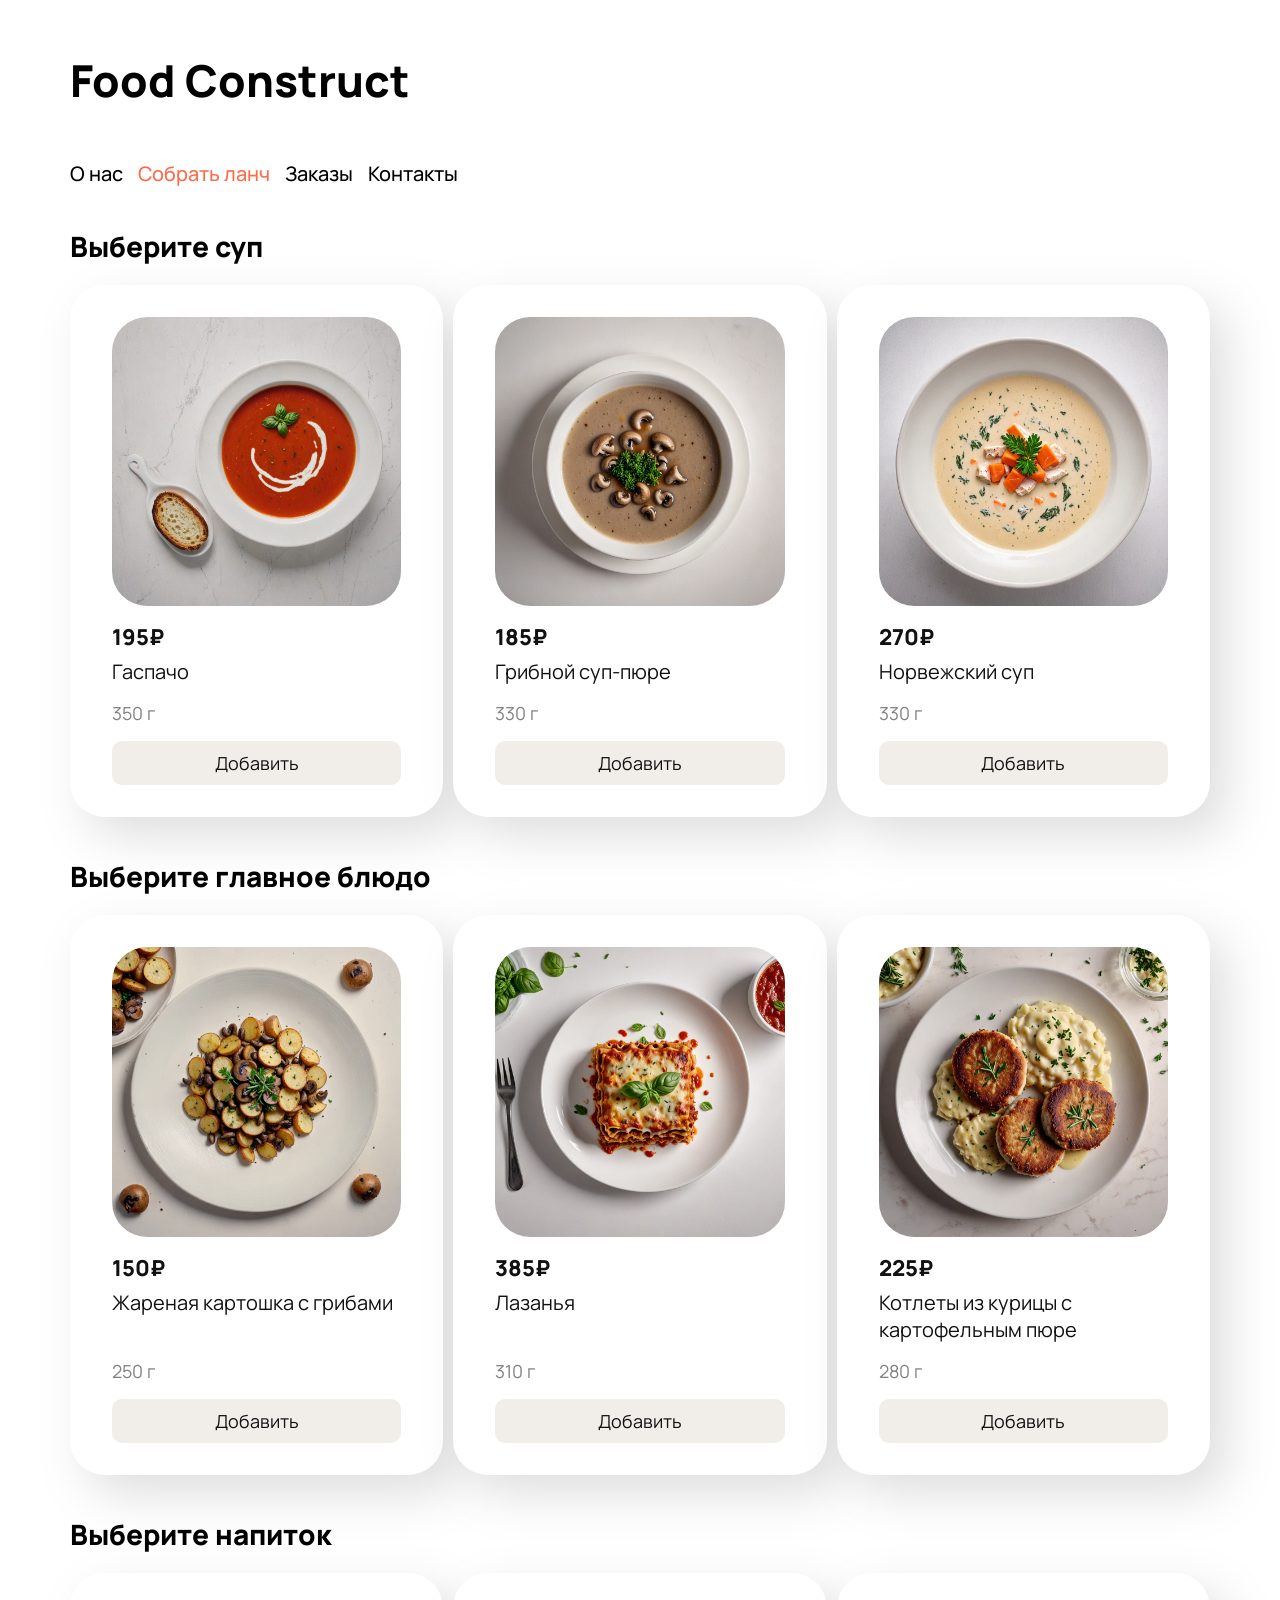
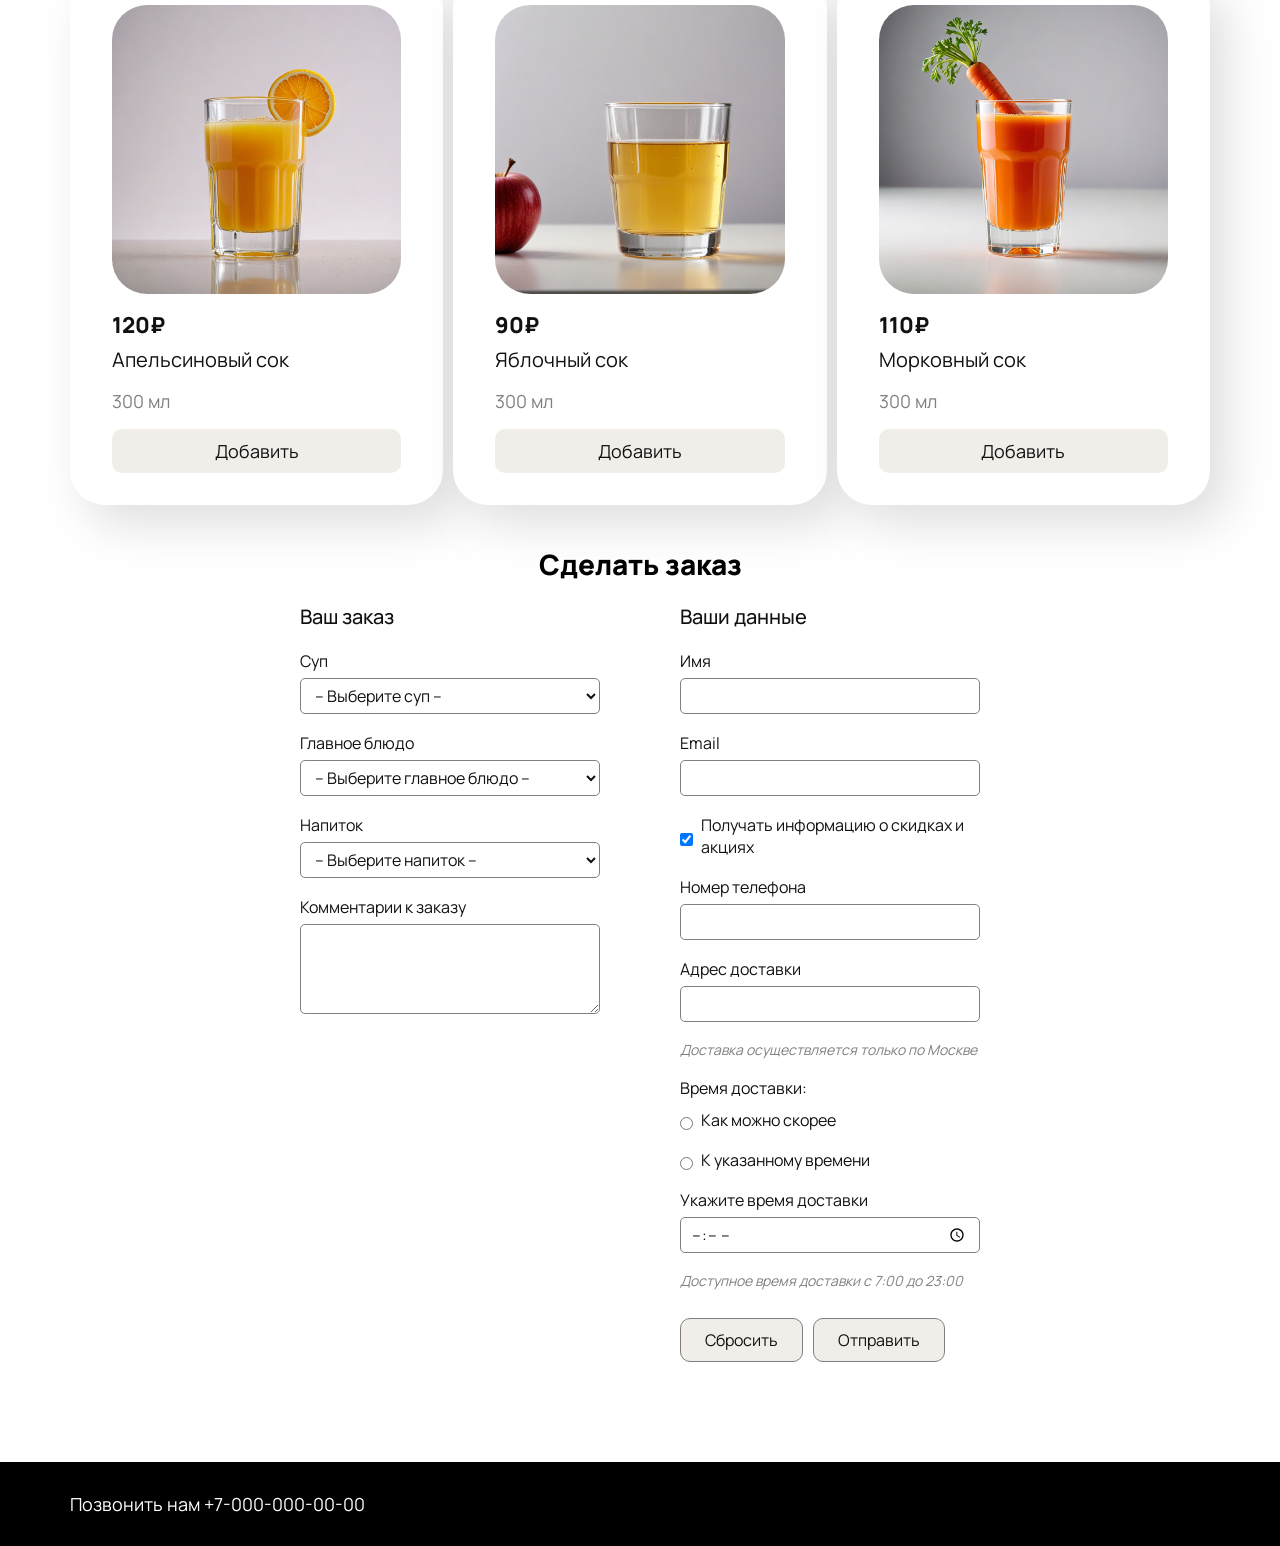
<file: lab-03-form/lunch.html>
<!DOCTYPE html>
<!-- Tarayıcıya "bu belge HTML5" der. Yazılmazsa tarayıcı eski uyumluluk moduna geçer, CSS bozulur -->
<html lang="ru">
<!-- Bütün sayfayı saran kök etiket. lang="ru" = içerik Rusça; arama motoru ve ekran okuyucu buna bakar -->

<head>
  <!-- Sayfanın ayar bölümü: buradakiler ekranda görünmez, tarayıcıya talimat verir -->

  <meta charset="UTF-8">
  <!-- Harflerin hangi tabloya göre çözüleceğini söyler. UTF-8 Kiril'i kapsar; olmazsa Rusça harfler soru işareti çıkar -->

  <meta name="viewport" content="width=device-width, initial-scale=1.0">
  <!-- Ödevin şartı: sayfa genişliği = ekran genişliği. Bu satır olmazsa telefon sayfayı 980px varsayıp
       uzaktan gösterir ve @media kuralları hiç çalışmaz, yani uyarlanabilirlik (адаптивность) çöker -->

  <title>Собрать ланч — Food Construct</title>
  <!-- Sekmede ve Google sonuçlarında görünen isim. Her sayfanın kendine ait olmalı -->

  <link rel="preconnect" href="https://fonts.googleapis.com">
  <link rel="preconnect" href="https://fonts.gstatic.com" crossorigin>
  <!-- Font sunucusuyla el sıkışmayı önceden yapar, böylece font birkaç yüz milisaniye erken gelir -->

  <link href="https://fonts.googleapis.com/css2?family=Manrope:wght@400;500;800&display=swap" rel="stylesheet">
  <!-- Ana sayfadaki Manrope fontunun aynısı. Ödev "aynı fontu bağla" diyor: site tek parça görünsün -->

  <link rel="stylesheet" href="styles/style.css">
  <!-- Ana sayfanın ortak stilleri: renk, font, şapka, menü, footer. İki sayfa da bunu paylaşır -->

  <link rel="stylesheet" href="styles/lunch.css">
  <!-- Sadece bu sayfaya ait ek stil dosyası (ödevin şartı). Sıra önemli: sonra gelen dosya
       aynı özelliği yeniden tanımlarsa öncekini ezer -->
</head>

<body>
  <!-- Kullanıcının ekranda gördüğü her şey buranın içinde olmak zorunda -->

  <header>
    <!-- Sayfanın üst şeridi. div yerine bunu kullanırız çünkü tarayıcıya "burası giriş bölümü" bilgisini de verir -->
    <h1>Food Construct</h1>
    <!-- Sayfanın ana başlığı. Arama motoru sayfanın konusunu buradan anlar, bu yüzden sayfada tek olmalı -->
    <nav>
      <!-- Menü bağlantılarının kutusu. Ekran okuyucu "gezinme bölümü" diye tanıtır ve istenirse atlanabilir -->
      <a href="index.html">О нас</a>
      <!-- Çapraz bağlantı: bu sayfadan ana sayfaya dönüş. Ödevin şartı -->
      <a href="lunch.html" id="active">Собрать ланч</a>
      <!-- id = sayfada yalnızca bir kez kullanılabilen benzersiz isim. CSS'te #active ile yakalayıp
           bulunduğumuz sayfayı renklendiriyoruz; kullanıcı nerede olduğunu böyle anlar -->
      <a href="orders.html">Заказы</a>
      <a href="#contacts">Контакты</a>
      <!-- # ile başlayan adres başka sayfaya gitmez: aynı sayfada id="contacts" olan elemana kaydırır -->
    </nav>
  </header>

  <main>
    <!-- Sayfanın asıl içeriği. Menü ve footer buraya girmez; sayfada bir tane olur -->

    <section>
      <!-- Çorbalar bölümü. Her section kendi başlığıyla tek bir konuyu anlatır -->
      <h2>Выберите суп</h2>
      <!-- Bölüm başlığı. h1'den sonra h2 gelir, sıra atlanmaz — yoksa belgenin yapısı bozulur -->

      <div class="dishes">
        <!-- Bütün yemekleri saran kutu. class = aynı stili birden çok elemana vermek için kullanılan isim
             (id'den farkı: id sayfada tek olmalı, class tekrar edebilir).
             CSS'te bu kutuyu Grid'e çevirip 3 sütunlu ızgara yapıyoruz -->

        <div class="dish">
          <!-- Tek bir yemeğin kartı. CSS'te Flex olacak: içindekiler alt alta dizilecek -->
          <img src="images/soup-gazpacho.jpg" alt="Гаспачо">
          <!-- src resmi getirir. alt = resim yüklenmezse yerine çıkan yazı; görme engelli okuyucusu da bunu okur -->
          <p class="price">195₽</p>
          <!-- Fiyat. Sınıf verdik çünkü üç p etiketi de aynı; hangisinin fiyat olduğunu CSS'e böyle söylüyoruz -->
          <p class="name">Гаспачо</p>
          <!-- Yemeğin adı -->
          <p class="weight">350 г</p>
          <!-- Ağırlık/hacim. CSS'te gri renk verilecek ve düğmeyi aşağı iten eleman bu olacak -->
          <button type="button">Добавить</button>
          <!-- Tıklanabilir düğme. type="button" yazmazsak tarayıcı onu "submit" sayar ve bir form
               içindeyse sayfayı göndermeye çalışır; burada böyle bir iş yok, o yüzden açıkça belirtiyoruz -->
        </div>

        <div class="dish">
          <img src="images/soup-mushroom.jpg" alt="Грибной суп-пюре">
          <p class="price">185₽</p>
          <p class="name">Грибной суп-пюре</p>
          <p class="weight">330 г</p>
          <button type="button">Добавить</button>
        </div>

        <div class="dish">
          <img src="images/soup-norwegian.jpg" alt="Норвежский суп">
          <p class="price">270₽</p>
          <p class="name">Норвежский суп</p>
          <p class="weight">330 г</p>
          <button type="button">Добавить</button>
        </div>
      </div>
    </section>

    <section>
      <!-- Ana yemekler bölümü. Yapısı çorbalarla birebir aynı: ödev "aynı içerik" diyor -->
      <h2>Выберите главное блюдо</h2>

      <div class="dishes">
        <div class="dish">
          <img src="images/main-potatoes.jpg" alt="Жареная картошка с грибами">
          <p class="price">150₽</p>
          <p class="name">Жареная картошка с грибами</p>
          <p class="weight">250 г</p>
          <button type="button">Добавить</button>
        </div>

        <div class="dish">
          <img src="images/main-lasagna.jpg" alt="Лазанья">
          <p class="price">385₽</p>
          <p class="name">Лазанья</p>
          <p class="weight">310 г</p>
          <button type="button">Добавить</button>
        </div>

        <div class="dish">
          <img src="images/main-cutlets.jpg" alt="Котлеты из курицы с картофельным пюре">
          <p class="price">225₽</p>
          <p class="name">Котлеты из курицы с картофельным пюре</p>
          <!-- Bu isim iki satıra taşıyor. Ödevin özel şartı: buna rağmen ağırlık ve düğme
               diğer kartlarla aynı hizada kalmalı. Bunu CSS'te margin-top: auto ile çözüyoruz -->
          <p class="weight">280 г</p>
          <button type="button">Добавить</button>
        </div>
      </div>
    </section>

    <section>
      <!-- İçecekler bölümü -->
      <h2>Выберите напиток</h2>

      <div class="dishes">
        <div class="dish">
          <img src="images/drink-orange.jpg" alt="Апельсиновый сок">
          <p class="price">120₽</p>
          <p class="name">Апельсиновый сок</p>
          <p class="weight">300 мл</p>
          <button type="button">Добавить</button>
        </div>

        <div class="dish">
          <img src="images/drink-apple.jpg" alt="Яблочный сок">
          <p class="price">90₽</p>
          <p class="name">Яблочный сок</p>
          <p class="weight">300 мл</p>
          <button type="button">Добавить</button>
        </div>

        <div class="dish">
          <img src="images/drink-carrot.jpg" alt="Морковный сок">
          <p class="price">110₽</p>
          <p class="name">Морковный сок</p>
          <p class="weight">300 мл</p>
          <button type="button">Добавить</button>
        </div>
      </div>
    </section>

  </main>

  <section class="order">
    <!-- ÖDEVİN ŞARTI: form, main bloğunun BİTİMİNDEN SONRA gelecek.
         Bu bölüm iki şeyden oluşuyor: bölümün başlığı ve formun kendisi -->
    <h2>Сделать заказ</h2>

    <form action="https://httpbin.org/post" method="post">
      <!-- action = verilerin gönderileceği adres. method = gönderim yöntemi.
           POST: veriler isteğin gövdesinde, gizli şekilde gider (GET olsaydı adres çubuğunda görünürdü
           ve uzunluk sınırı olurdu). Ödev açıkça POST istiyor.
           Gönderince httpbin.org bize yolladığımız her değeri geri gösterir — böylece
           formun doğru çalıştığını kanıtlamış oluruz -->

      <div class="order-block">
        <!-- BİRİNCİ BLOK: müşterinin siparişi -->
        <h3>Ваш заказ</h3>

        <label for="soup">Суп</label>
        <!-- label = alanın adı. for="soup" ile aşağıdaki id="soup" olan alana BAĞLANIR.
             Bağlantının faydası: yazıya tıklayınca alan seçilir, ekran okuyucu da
             "burası çorba alanı" diye okur. Ödevin şartı: her label bir alana bağlı olacak -->
        <select id="soup" name="soup" required>
          <!-- select = açılır liste. name = veri gönderilirken bu alanın anahtarı;
               httpbin'de "soup: gazpacho" şeklinde görünecek.
               required = boş bırakılırsa form gönderilmez -->
          <option value="">-- Выберите суп --</option>
          <!-- Varsayılan seçenek. value boş olduğu için required bunu "seçilmemiş" sayar
               ve kullanıcı gerçek bir çorba seçene kadar form gönderilmez. Ödevin şartı bu -->
          <option value="gazpacho">Гаспачо</option>
          <!-- value = sunucuya giden değer (mantıklı, İngilizce, boşluksuz).
               Etiketler arasındaki yazı = kullanıcının gördüğü isim -->
          <option value="mushroom-soup">Грибной суп-пюре</option>
          <option value="norwegian-soup">Норвежский суп</option>
        </select>

        <label for="main-course">Главное блюдо</label>
        <select id="main-course" name="main-course" required>
          <option value="">-- Выберите главное блюдо --</option>
          <option value="fried-potatoes">Жареная картошка с грибами</option>
          <option value="lasagna">Лазанья</option>
          <option value="chicken-cutlets">Котлеты из курицы с картофельным пюре</option>
        </select>

        <label for="drink">Напиток</label>
        <select id="drink" name="drink" required>
          <option value="">-- Выберите напиток --</option>
          <option value="orange-juice">Апельсиновый сок</option>
          <option value="apple-juice">Яблочный сок</option>
          <option value="carrot-juice">Морковный сок</option>
        </select>

        <label for="comment">Комментарии к заказу</label>
        <textarea id="comment" name="comment"></textarea>
        <!-- textarea = çok satırlı yazı alanı. input'tan farkı: kullanıcı alt alta yazabilir.
             Kapanış etiketi zorunludur ve içine varsayılan metin yazılmaz (boş bırakıyoruz) -->
      </div>

      <div class="customer-block">
        <!-- İKİNCİ BLOK: müşterinin bilgileri -->
        <h3>Ваши данные</h3>

        <label for="name">Имя</label>
        <input type="text" id="name" name="name" required>
        <!-- type="text" = sıradan tek satırlık yazı alanı. required = zorunlu alan -->

        <label for="email">Email</label>
        <input type="email" id="email" name="email" required>
        <!-- type="email" = tarayıcı içeriğin e-posta biçiminde (@ işareti vb.) olduğunu KENDİ kontrol eder;
             yanlışsa formu göndermez. Telefonda da @ tuşlu klavye açılır -->

        <div class="checkbox-row">
          <!-- Onay kutusu ile yazısını yan yana tutmak için sardık -->
          <input type="checkbox" id="subscribe" name="subscribe" value="yes" checked>
          <!-- type="checkbox" = işaretlenebilir kutu.
               checked = sayfa açıldığında İŞARETLİ gelsin (ödevin şartı).
               Dikkat: işaretli değilse bu alan sunucuya HİÇ gönderilmez, bu normaldir -->
          <label for="subscribe">Получать информацию о скидках и акциях</label>
          <!-- Onay kutusunda label'ı sağa koymak alışılmış düzendir; bağlantı yine for/id ile -->
        </div>

        <label for="phone">Номер телефона</label>
        <input type="tel" id="phone" name="phone" required>
        <!-- type="tel" = telefon alanı. Telefonlarda rakam klavyesi açılır.
             Not: ülkeden ülkeye biçim değiştiği için tarayıcı içeriği doğrulamaz, sadece zorunluluğu kontrol eder -->

        <label for="address">Адрес доставки</label>
        <input type="text" id="address" name="address" required>

        <p class="hint">Доставка осуществляется только по Москве</p>
        <!-- Kullanıcıyı bilgilendiren küçük not; forma veri göndermez, sadece açıklamadır -->

        <p class="radio-title">Время доставки:</p>
        <!-- Ödevin şartı: seçim düğmelerinin üstünde açıklayıcı bir yazı olacak -->

        <div class="radio-row">
          <input type="radio" id="asap" name="delivery-time" value="asap" required>
          <!-- type="radio" = birbirini dışlayan seçenekler: aynı name'e sahip olanlardan
               yalnızca BİRİ seçilebilir. Bu yüzden ikisinin de name'i "delivery-time".
               required grubun tamamı için geçerlidir: hiçbiri seçilmezse form gönderilmez -->
          <label for="asap">Как можно скорее</label>
        </div>

        <div class="radio-row">
          <input type="radio" id="exact" name="delivery-time" value="exact">
          <label for="exact">К указанному времени</label>
        </div>

        <label for="delivery-hour">Укажите время доставки</label>
        <input type="time" id="delivery-hour" name="delivery-hour" min="07:00" max="23:00" step="300">
        <!-- type="time" = saat seçici; tarayıcı kendi saat arayüzünü açar.
             min/max = izin verilen en erken ve en geç saat (ödev: 07:00 - 23:00).
             step = seçilebilen aralık, SANİYE cinsindendir. 5 dakika = 5 x 60 = 300.
             Bu sayede kullanıcı 12:07 gibi bir saat seçemez, sadece 12:05 / 12:10 seçebilir -->

        <p class="hint">Доступное время доставки с 7:00 до 23:00</p>

        <div class="buttons">
          <button type="reset">Сбросить</button>
          <!-- type="reset" = bütün alanları başlangıç hâline döndürür (temizler).
               Bunu JavaScript yazmadan tarayıcı kendisi yapar -->
          <button type="submit">Отправить</button>
          <!-- type="submit" = formu action'daki adrese gönderir.
               Göndermeden önce tarayıcı required alanları kontrol eder; eksik varsa uyarı gösterir -->
        </div>
      </div>
    </form>
  </section>

  <footer id="contacts">
    <!-- Sayfanın alt şeridi (iletişim). id = bu elemana verilen benzersiz isim; menüdeki #contacts bunu arar -->
    <p>Позвонить нам <a href="tel:+70000000000">+7-000-000-00-00</a></p>
    <!-- tel: yazınca telefonda tıklayan kişi doğrudan arama ekranına gider; bilgisayarda bir şey olmaz -->
  </footer>

</body>

</html>
</file>
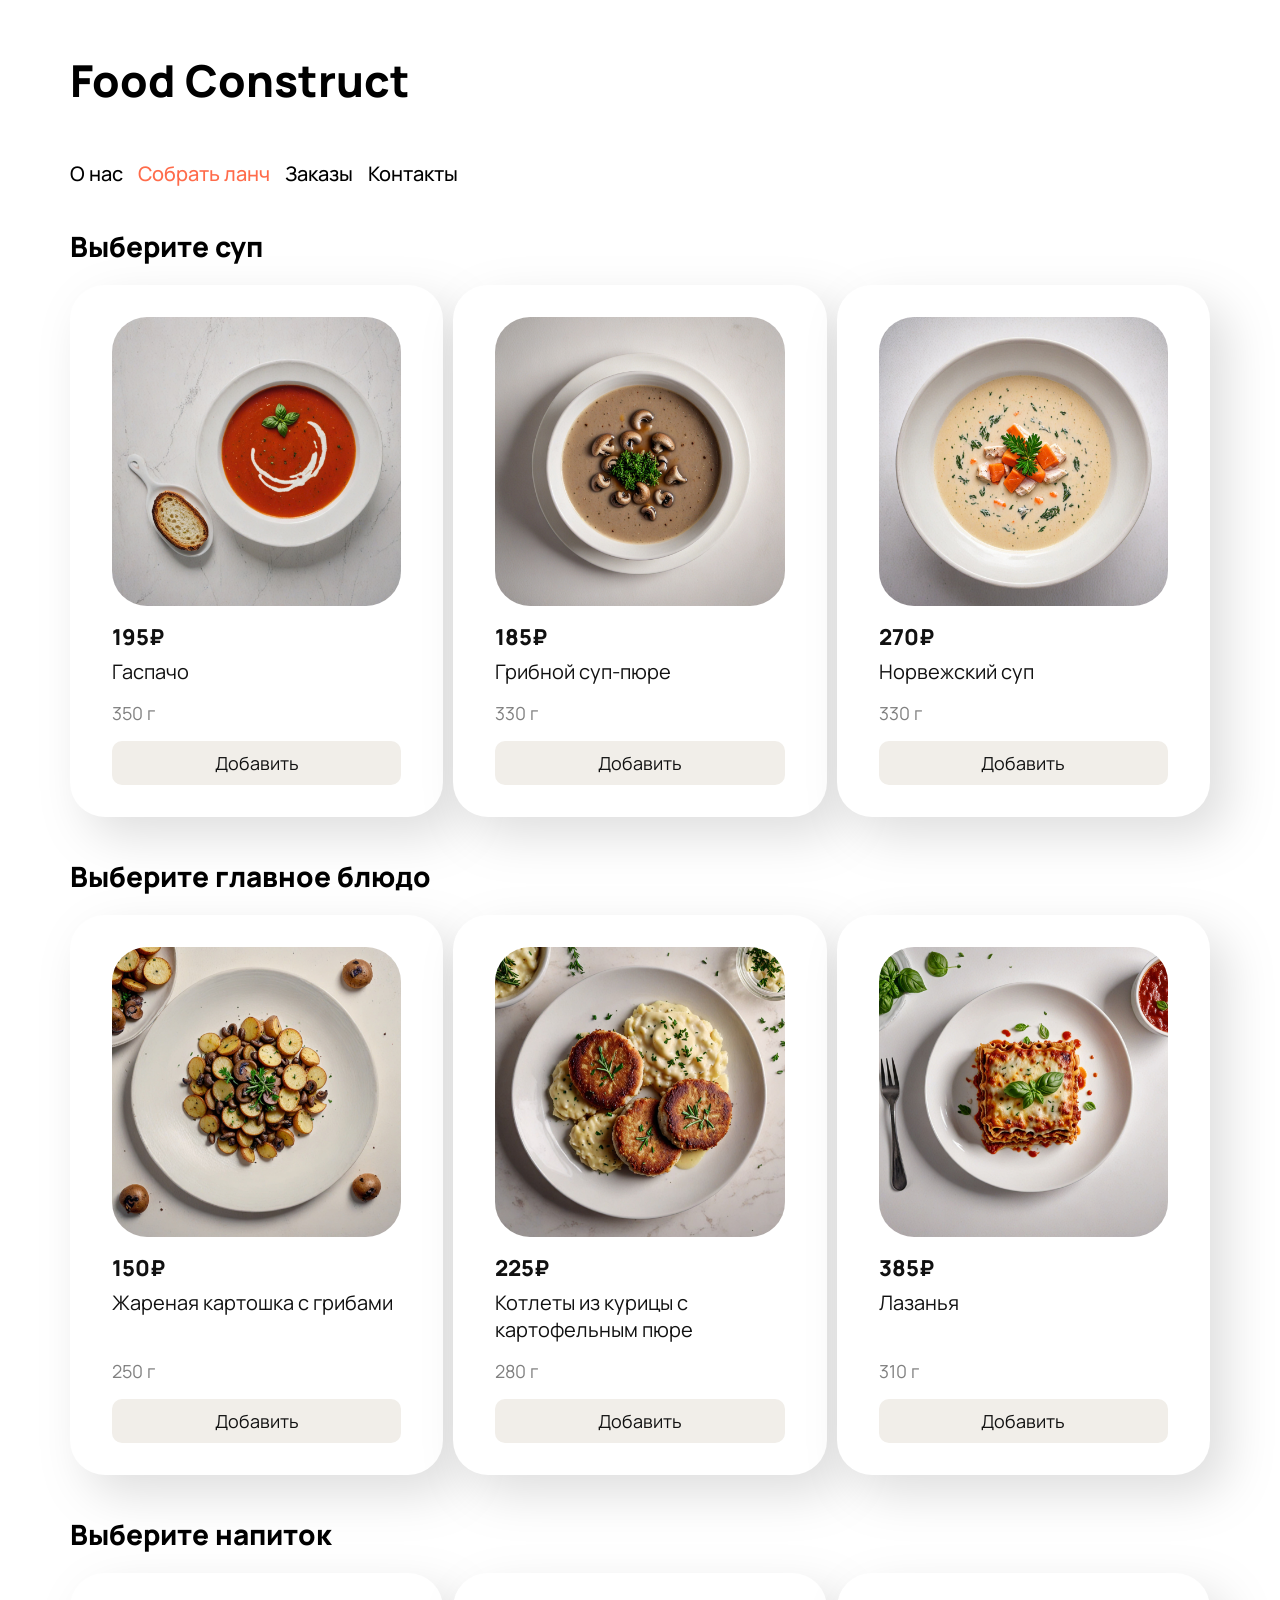
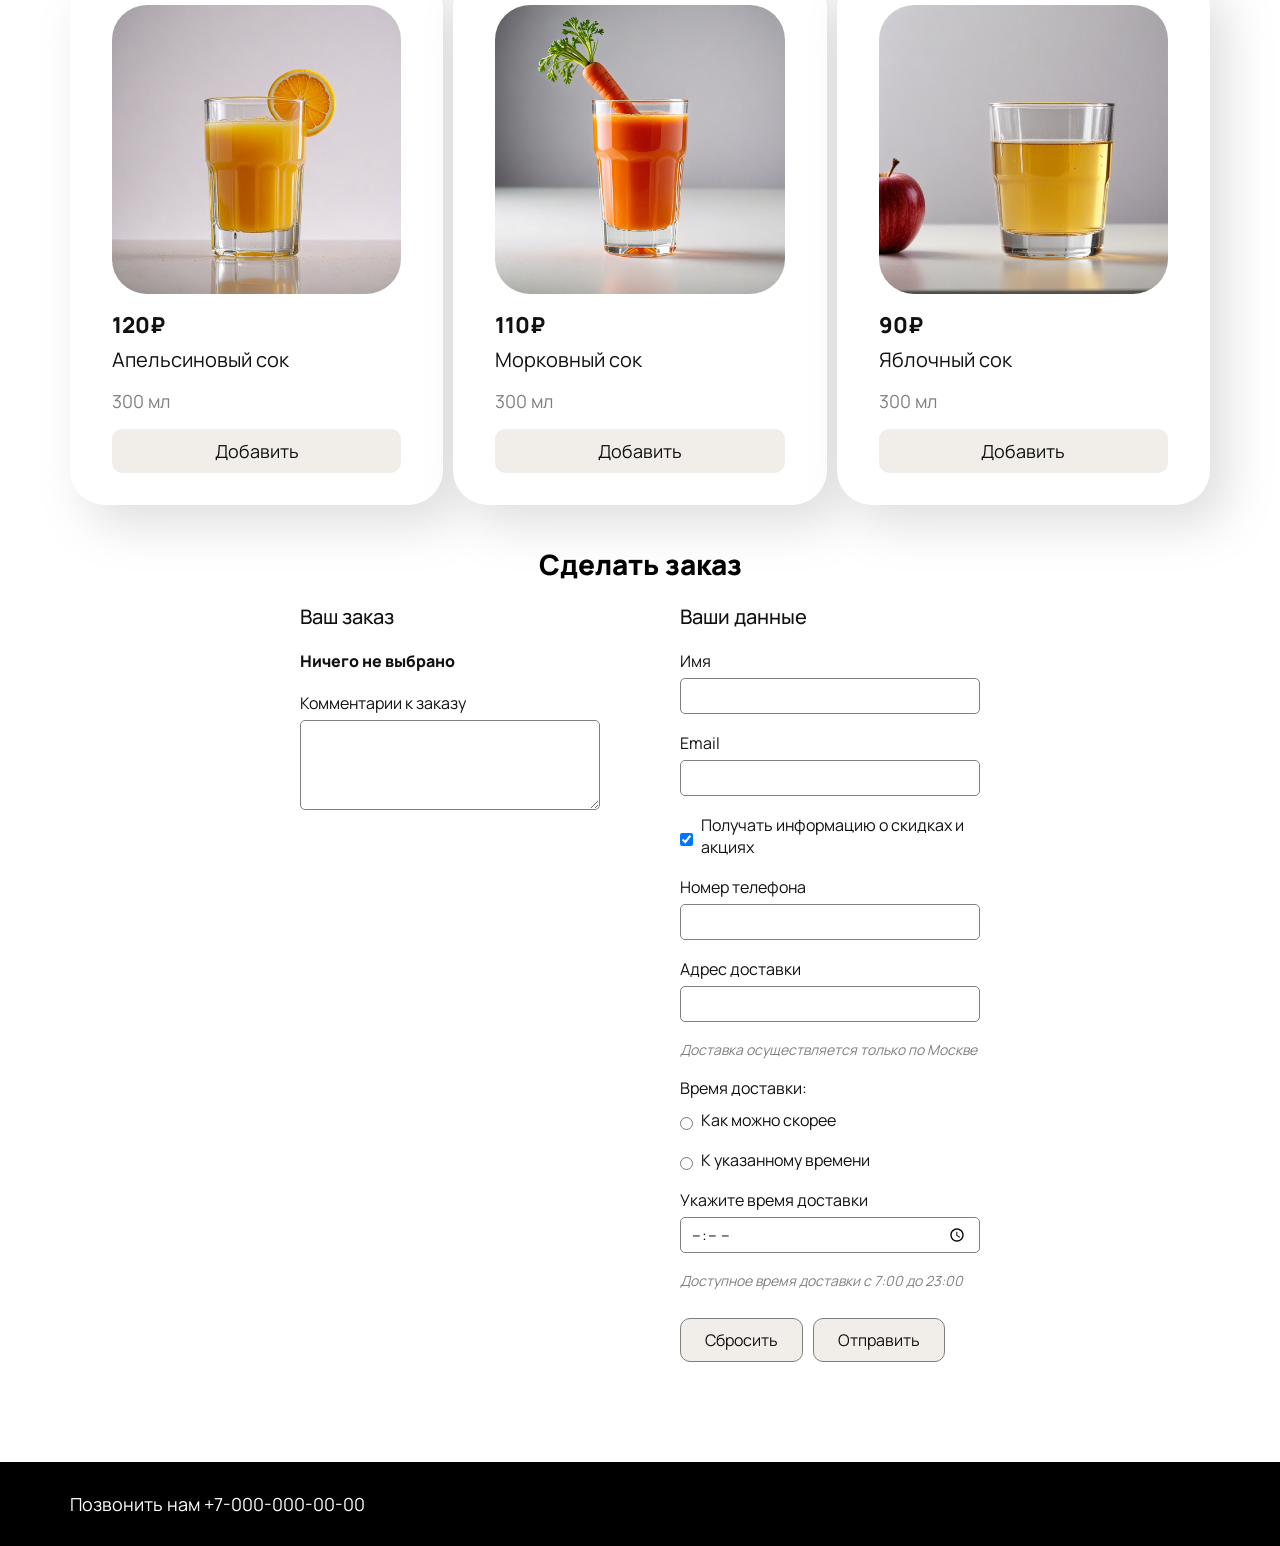
<file: lab-04-js-dishes/lunch.html>
<!DOCTYPE html>
<!-- Tarayıcıya "bu belge HTML5" der. Yazılmazsa tarayıcı eski uyumluluk moduna geçer, CSS bozulur -->
<html lang="ru">
<!-- Bütün sayfayı saran kök etiket. lang="ru" = içerik Rusça; arama motoru ve ekran okuyucu buna bakar -->

<head>
  <!-- Sayfanın ayar bölümü: buradakiler ekranda görünmez, tarayıcıya talimat verir -->

  <meta charset="UTF-8">
  <!-- Harflerin hangi tabloya göre çözüleceğini söyler. UTF-8 Kiril'i kapsar; olmazsa Rusça harfler soru işareti çıkar -->

  <meta name="viewport" content="width=device-width, initial-scale=1.0">
  <!-- Ödevin şartı: sayfa genişliği = ekran genişliği. Bu satır olmazsa telefon sayfayı 980px varsayıp
       uzaktan gösterir ve @media kuralları hiç çalışmaz, yani uyarlanabilirlik (адаптивность) çöker -->

  <title>Собрать ланч — Food Construct</title>
  <!-- Sekmede ve Google sonuçlarında görünen isim. Her sayfanın kendine ait olmalı -->

  <link rel="preconnect" href="https://fonts.googleapis.com">
  <link rel="preconnect" href="https://fonts.gstatic.com" crossorigin>
  <!-- Font sunucusuyla el sıkışmayı önceden yapar, böylece font birkaç yüz milisaniye erken gelir -->

  <link href="https://fonts.googleapis.com/css2?family=Manrope:wght@400;500;800&display=swap" rel="stylesheet">
  <!-- Ana sayfadaki Manrope fontunun aynısı. Ödev "aynı fontu bağla" diyor: site tek parça görünsün -->

  <link rel="stylesheet" href="styles/style.css">
  <!-- Ana sayfanın ortak stilleri: renk, font, şapka, menü, footer. İki sayfa da bunu paylaşır -->

  <link rel="stylesheet" href="styles/lunch.css">
  <!-- Sadece bu sayfaya ait ek stil dosyası (ödevin şartı). Sıra önemli: sonra gelen dosya
       aynı özelliği yeniden tanımlarsa öncekini ezer -->
</head>

<body>
  <!-- Kullanıcının ekranda gördüğü her şey buranın içinde olmak zorunda -->

  <header>
    <!-- Sayfanın üst şeridi. div yerine bunu kullanırız çünkü tarayıcıya "burası giriş bölümü" bilgisini de verir -->
    <h1>Food Construct</h1>
    <!-- Sayfanın ana başlığı. Arama motoru sayfanın konusunu buradan anlar, bu yüzden sayfada tek olmalı -->
    <nav>
      <!-- Menü bağlantılarının kutusu. Ekran okuyucu "gezinme bölümü" diye tanıtır ve istenirse atlanabilir -->
      <a href="index.html">О нас</a>
      <!-- Çapraz bağlantı: bu sayfadan ana sayfaya dönüş. Ödevin şartı -->
      <a href="lunch.html" id="active">Собрать ланч</a>
      <!-- id = sayfada yalnızca bir kez kullanılabilen benzersiz isim. CSS'te #active ile yakalayıp
           bulunduğumuz sayfayı renklendiriyoruz; kullanıcı nerede olduğunu böyle anlar -->
      <a href="orders.html">Заказы</a>
      <a href="#contacts">Контакты</a>
      <!-- # ile başlayan adres başka sayfaya gitmez: aynı sayfada id="contacts" olan elemana kaydırır -->
    </nav>
  </header>

  <main>
    <!-- Sayfanın asıl içeriği. Menü ve footer buraya girmez; sayfada bir tane olur -->

    <section>
      <!-- Çorbalar bölümü. Her section kendi başlığıyla tek bir konuyu anlatır -->
      <h2>Выберите суп</h2>
      <!-- Bölüm başlığı. h1'den sonra h2 gelir, sıra atlanmaz — yoksa belgenin yapısı bozulur -->

      <div class="dishes" data-category="soup"></div>
      <!-- Ödevin şartı: kartlar HTML'de yok, kapsayıcı boş. script.js diziden bu kategorinin
           yemeklerini süzüp kartları buraya kendisi ekliyor. data-category = süzme anahtarı -->
    </section>

    <section>
      <!-- Ana yemekler bölümü. Yapısı çorbalarla birebir aynı: ödev "aynı içerik" diyor -->
      <h2>Выберите главное блюдо</h2>

      <div class="dishes" data-category="main-course"></div>
    </section>

    <section>
      <!-- İçecekler bölümü -->
      <h2>Выберите напиток</h2>

      <div class="dishes" data-category="drink"></div>
    </section>

  </main>

  <section class="order">
    <!-- ÖDEVİN ŞARTI: form, main bloğunun BİTİMİNDEN SONRA gelecek.
         Bu bölüm iki şeyden oluşuyor: bölümün başlığı ve formun kendisi -->
    <h2>Сделать заказ</h2>

    <form action="https://httpbin.org/post" method="post">
      <!-- action = verilerin gönderileceği adres. method = gönderim yöntemi.
           POST: veriler isteğin gövdesinde, gizli şekilde gider (GET olsaydı adres çubuğunda görünürdü
           ve uzunluk sınırı olurdu). Ödev açıkça POST istiyor.
           Gönderince httpbin.org bize yolladığımız her değeri geri gösterir — böylece
           formun doğru çalıştığını kanıtlamış oluruz -->

      <div class="order-block">
        <!-- BİRİNCİ BLOK: müşterinin siparişi -->
        <h3>Ваш заказ</h3>

        <div class="order-summary">
          <!-- Bu blok JavaScript ile doluyor: script.js hangi satırın görüneceğine karar veriyor.
               HTML'de hepsi yazılı, JS sadece gösterip gizliyor ve isimleri yerleştiriyor -->
          <p class="nothing">Ничего не выбрано</p>
          <!-- Hiç yemek seçilmemişken görünen tek satır (maket 3). Seçim olunca gizleniyor -->
          <div class="chosen" data-category="soup" data-empty="Блюдо не выбрано">
            <!-- data-category: script hangi kategorinin satırı olduğunu buradan anlıyor.
                 data-empty: bu kategoride seçim yokken yazılacak mesaj (ödevde iki farklı metin var) -->
            <p class="chosen-title">Суп</p>
            <p class="chosen-dish"></p>
            <!-- Boş bırakılıyor; script "Гаспачо 195₽" ya da "Блюдо не выбрано" yazıyor -->
          </div>
          <div class="chosen" data-category="main-course" data-empty="Блюдо не выбрано">
            <p class="chosen-title">Главное блюдо</p>
            <p class="chosen-dish"></p>
          </div>
          <div class="chosen" data-category="drink" data-empty="Напиток не выбран">
            <p class="chosen-title">Напиток</p>
            <p class="chosen-dish"></p>
          </div>
          <div class="chosen total">
            <!-- Seçili yemeklerin toplamı. Hiç seçim yoksa kategorilerle birlikte gizli -->
            <p class="chosen-title">Стоимость заказа</p>
            <p class="chosen-price"></p>
          </div>
        </div>
        <input type="hidden" name="soup">
        <!-- Gizli alan: ekranda görünmez ama formla birlikte gider. script seçili yemeğin
             keyword'ünü buraya yazıyor; böylece sipariş sunucuya da ulaşıyor -->
        <input type="hidden" name="main-course">
        <input type="hidden" name="drink">
        <label for="comment">Комментарии к заказу</label>
        <textarea id="comment" name="comment"></textarea>
        <!-- textarea = çok satırlı yazı alanı. input'tan farkı: kullanıcı alt alta yazabilir.
             Kapanış etiketi zorunludur ve içine varsayılan metin yazılmaz (boş bırakıyoruz) -->
      </div>

      <div class="customer-block">
        <!-- İKİNCİ BLOK: müşterinin bilgileri -->
        <h3>Ваши данные</h3>

        <label for="name">Имя</label>
        <input type="text" id="name" name="name" required>
        <!-- type="text" = sıradan tek satırlık yazı alanı. required = zorunlu alan -->

        <label for="email">Email</label>
        <input type="email" id="email" name="email" required>
        <!-- type="email" = tarayıcı içeriğin e-posta biçiminde (@ işareti vb.) olduğunu KENDİ kontrol eder;
             yanlışsa formu göndermez. Telefonda da @ tuşlu klavye açılır -->

        <div class="checkbox-row">
          <!-- Onay kutusu ile yazısını yan yana tutmak için sardık -->
          <input type="checkbox" id="subscribe" name="subscribe" value="yes" checked>
          <!-- type="checkbox" = işaretlenebilir kutu.
               checked = sayfa açıldığında İŞARETLİ gelsin (ödevin şartı).
               Dikkat: işaretli değilse bu alan sunucuya HİÇ gönderilmez, bu normaldir -->
          <label for="subscribe">Получать информацию о скидках и акциях</label>
          <!-- Onay kutusunda label'ı sağa koymak alışılmış düzendir; bağlantı yine for/id ile -->
        </div>

        <label for="phone">Номер телефона</label>
        <input type="tel" id="phone" name="phone" required>
        <!-- type="tel" = telefon alanı. Telefonlarda rakam klavyesi açılır.
             Not: ülkeden ülkeye biçim değiştiği için tarayıcı içeriği doğrulamaz, sadece zorunluluğu kontrol eder -->

        <label for="address">Адрес доставки</label>
        <input type="text" id="address" name="address" required>

        <p class="hint">Доставка осуществляется только по Москве</p>
        <!-- Kullanıcıyı bilgilendiren küçük not; forma veri göndermez, sadece açıklamadır -->

        <p class="radio-title">Время доставки:</p>
        <!-- Ödevin şartı: seçim düğmelerinin üstünde açıklayıcı bir yazı olacak -->

        <div class="radio-row">
          <input type="radio" id="asap" name="delivery-time" value="asap" required>
          <!-- type="radio" = birbirini dışlayan seçenekler: aynı name'e sahip olanlardan
               yalnızca BİRİ seçilebilir. Bu yüzden ikisinin de name'i "delivery-time".
               required grubun tamamı için geçerlidir: hiçbiri seçilmezse form gönderilmez -->
          <label for="asap">Как можно скорее</label>
        </div>

        <div class="radio-row">
          <input type="radio" id="exact" name="delivery-time" value="exact">
          <label for="exact">К указанному времени</label>
        </div>

        <label for="delivery-hour">Укажите время доставки</label>
        <input type="time" id="delivery-hour" name="delivery-hour" min="07:00" max="23:00" step="300">
        <!-- type="time" = saat seçici; tarayıcı kendi saat arayüzünü açar.
             min/max = izin verilen en erken ve en geç saat (ödev: 07:00 - 23:00).
             step = seçilebilen aralık, SANİYE cinsindendir. 5 dakika = 5 x 60 = 300.
             Bu sayede kullanıcı 12:07 gibi bir saat seçemez, sadece 12:05 / 12:10 seçebilir -->

        <p class="hint">Доступное время доставки с 7:00 до 23:00</p>

        <div class="buttons">
          <button type="reset">Сбросить</button>
          <!-- type="reset" = bütün alanları başlangıç hâline döndürür (temizler).
               Bunu JavaScript yazmadan tarayıcı kendisi yapar -->
          <button type="submit">Отправить</button>
          <!-- type="submit" = formu action'daki adrese gönderir.
               Göndermeden önce tarayıcı required alanları kontrol eder; eksik varsa uyarı gösterir -->
        </div>
      </div>
    </form>
  </section>

  <footer id="contacts">
    <!-- Sayfanın alt şeridi (iletişim). id = bu elemana verilen benzersiz isim; menüdeki #contacts bunu arar -->
    <p>Позвонить нам <a href="tel:+70000000000">+7-000-000-00-00</a></p>
    <!-- tel: yazınca telefonda tıklayan kişi doğrudan arama ekranına gider; bilgisayarda bir şey olmaz -->
  </footer>

  <script src="scripts/dishes.js"></script>
  <!-- Önce dizi: script.js "dishes" değişkenini kullanıyor, o yüzden bu dosya üstte olmak zorunda -->
  <script src="scripts/script.js"></script>
  <!-- Script'ler body'nin SONUNDA: yukarıdaki bütün etiketler çoktan oluşmuş oluyor,
       querySelector boş dönmüyor. head'e koysaydık .dishes henüz yokken çalışırdı -->
</body>

</html>
</file>
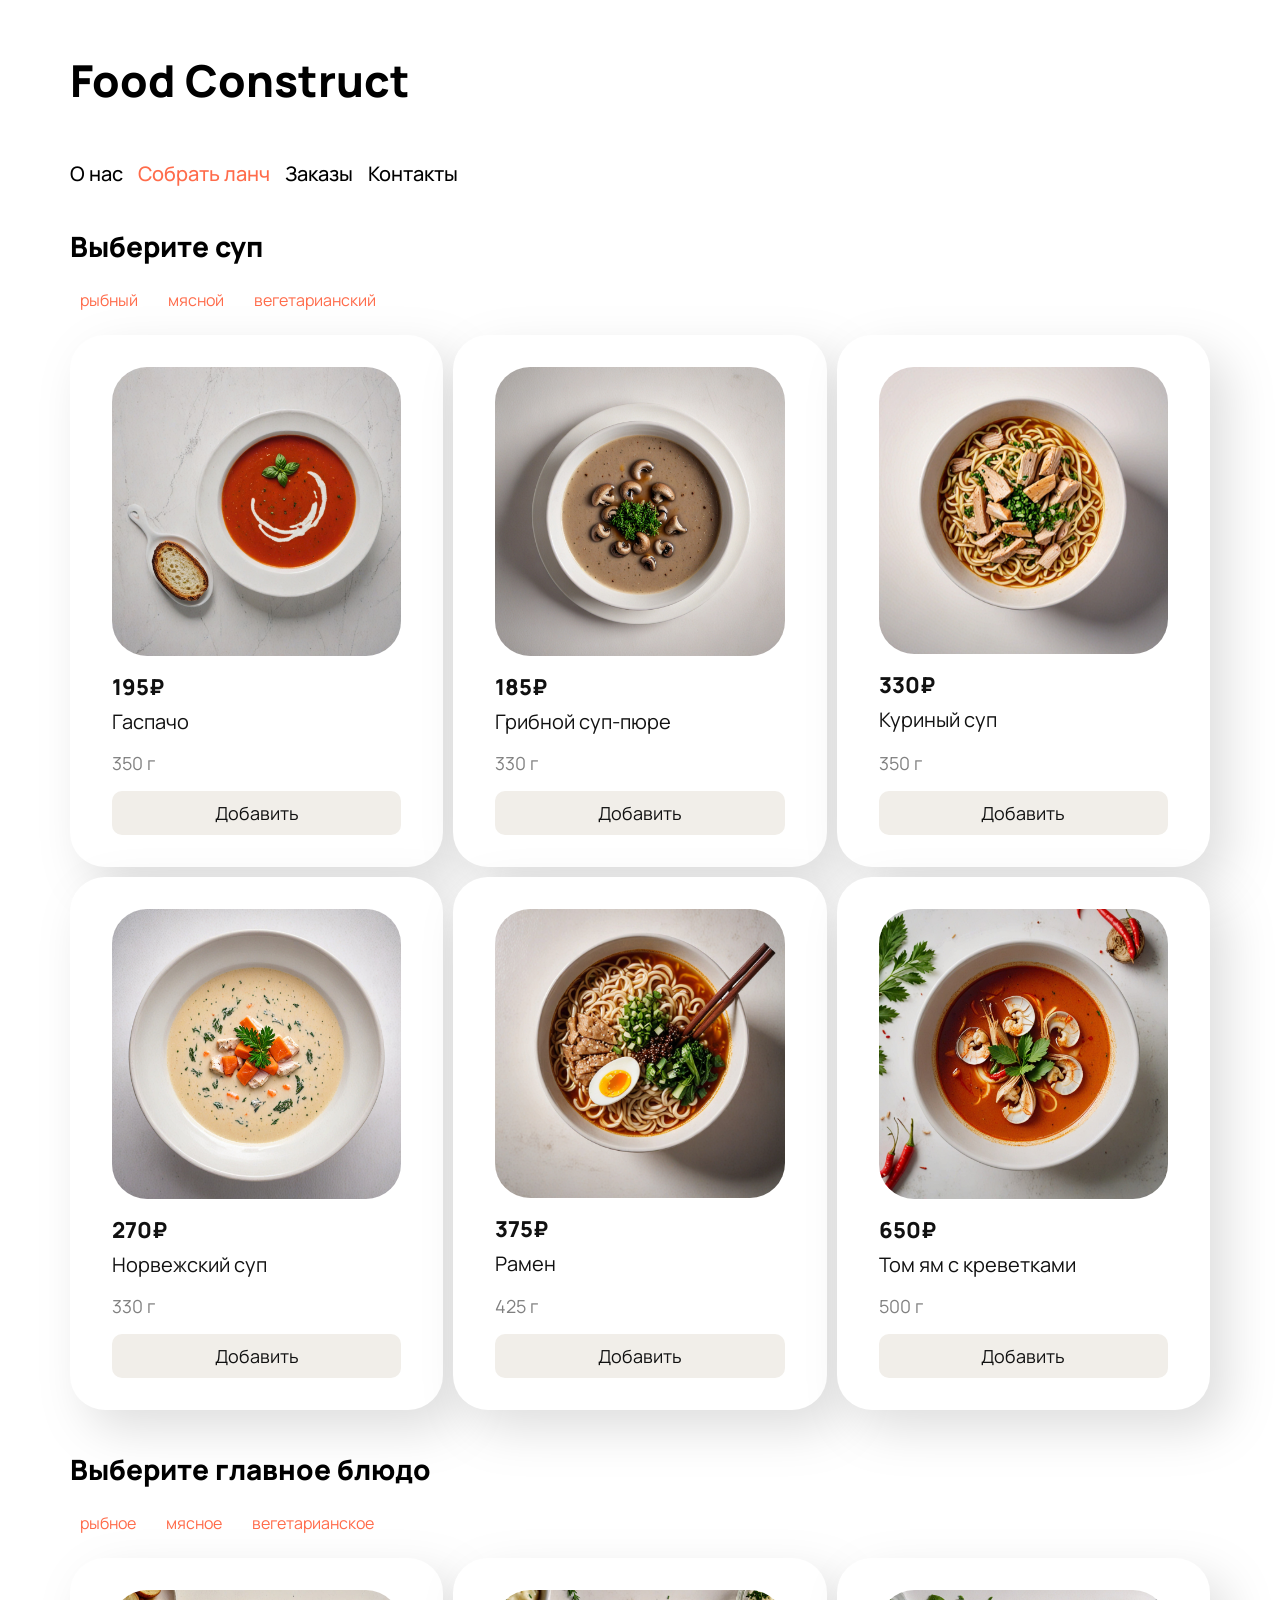
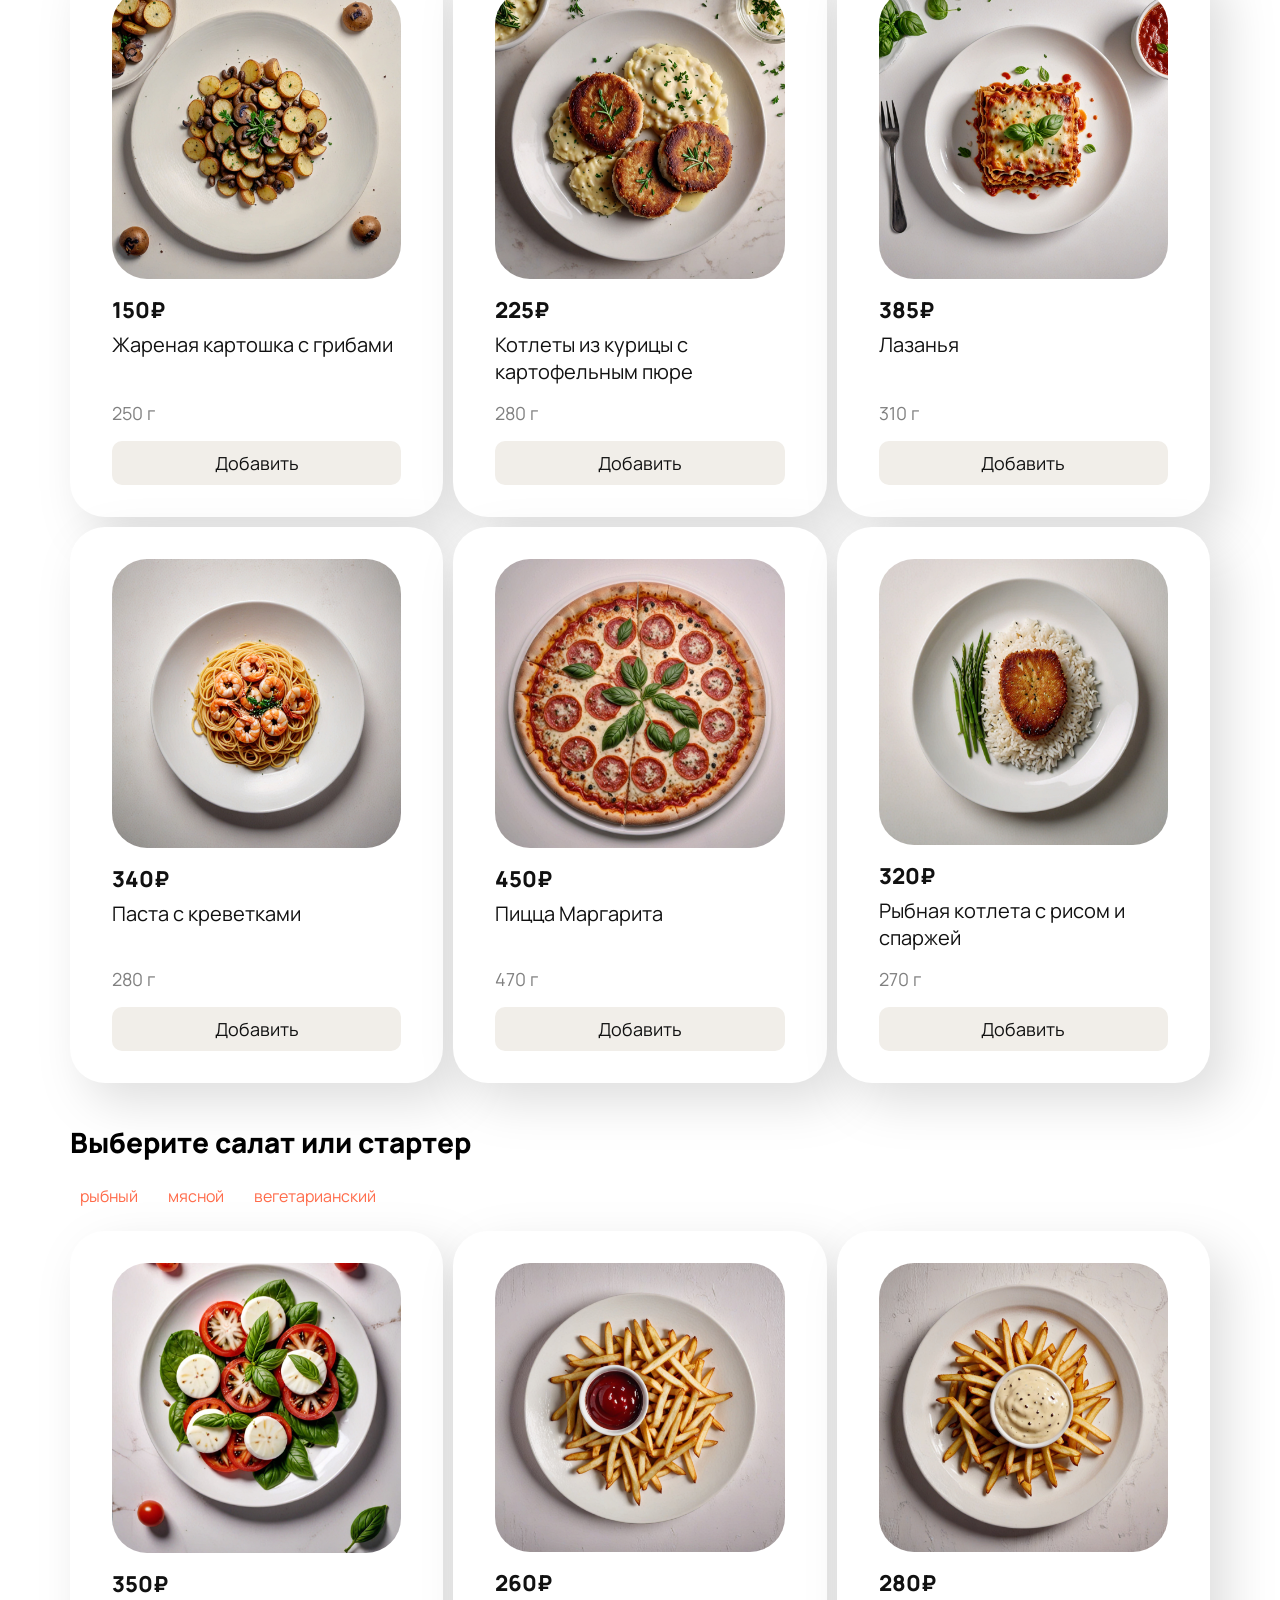
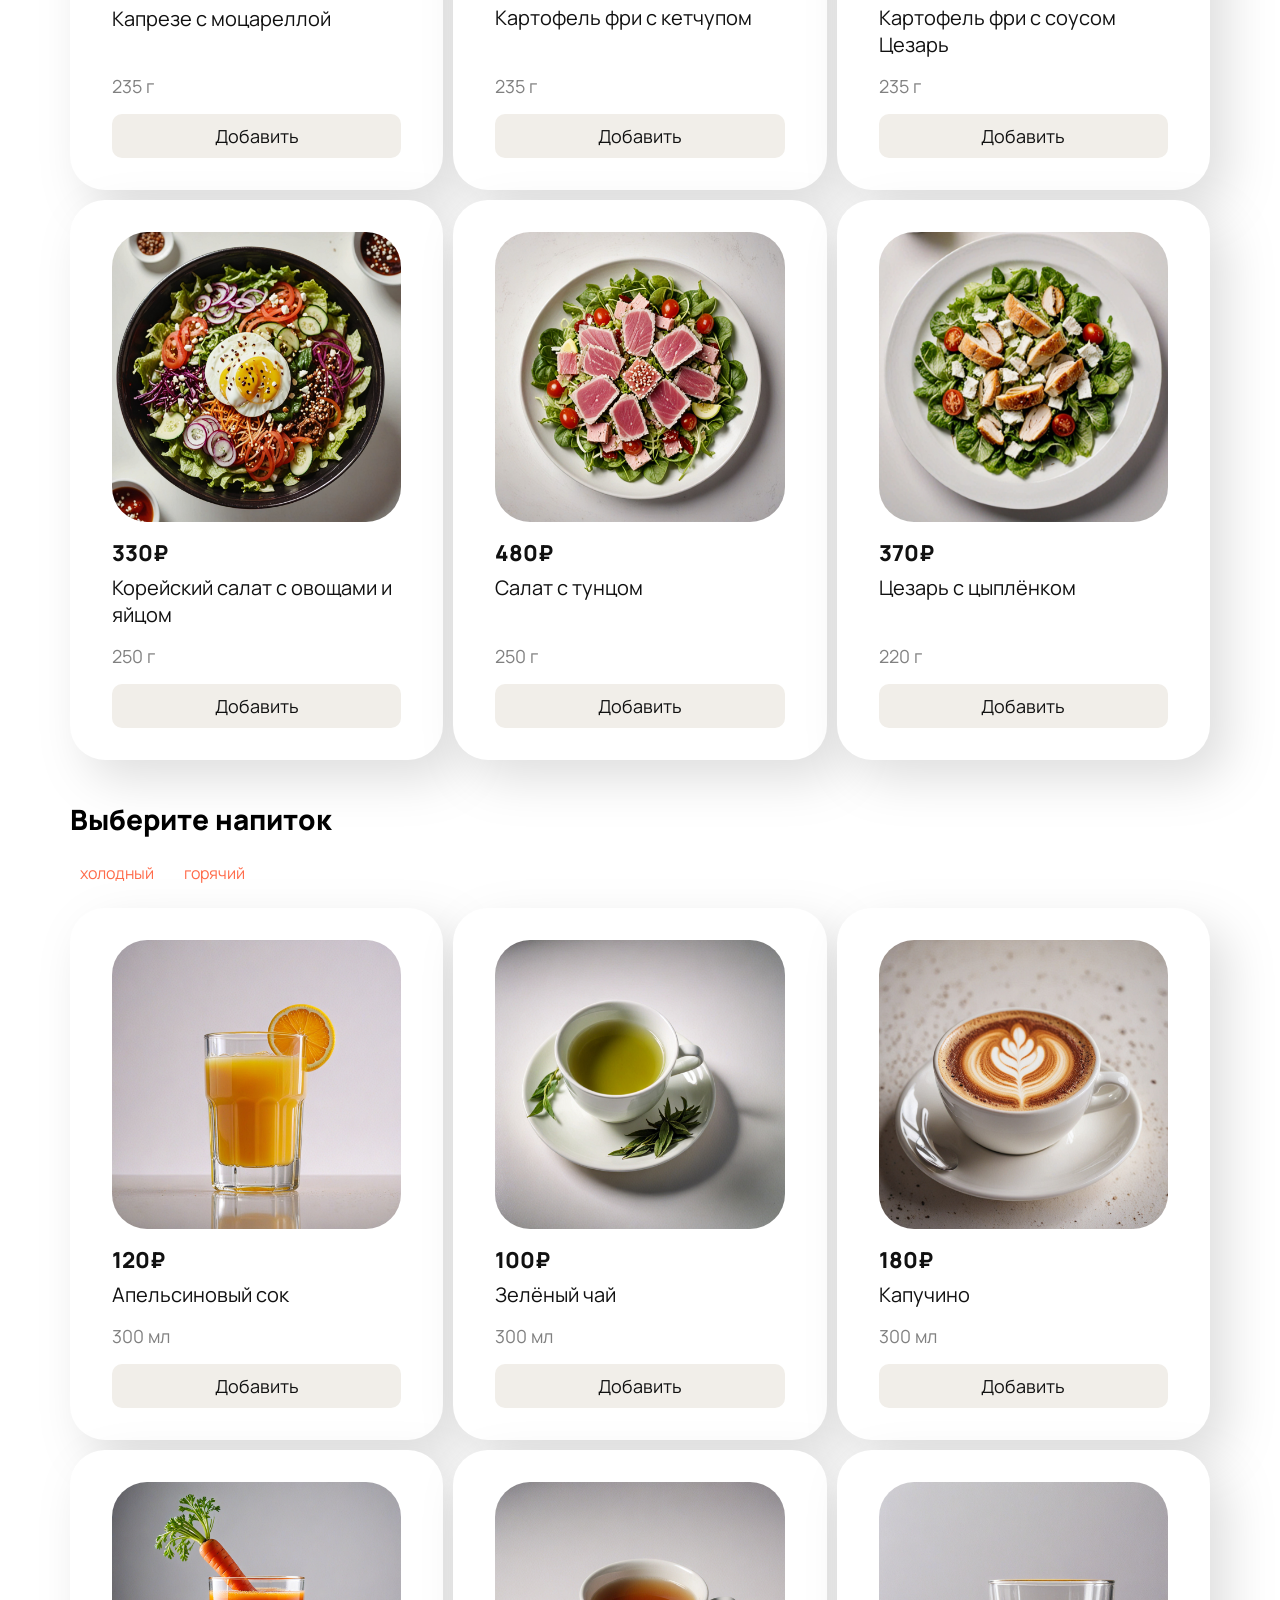
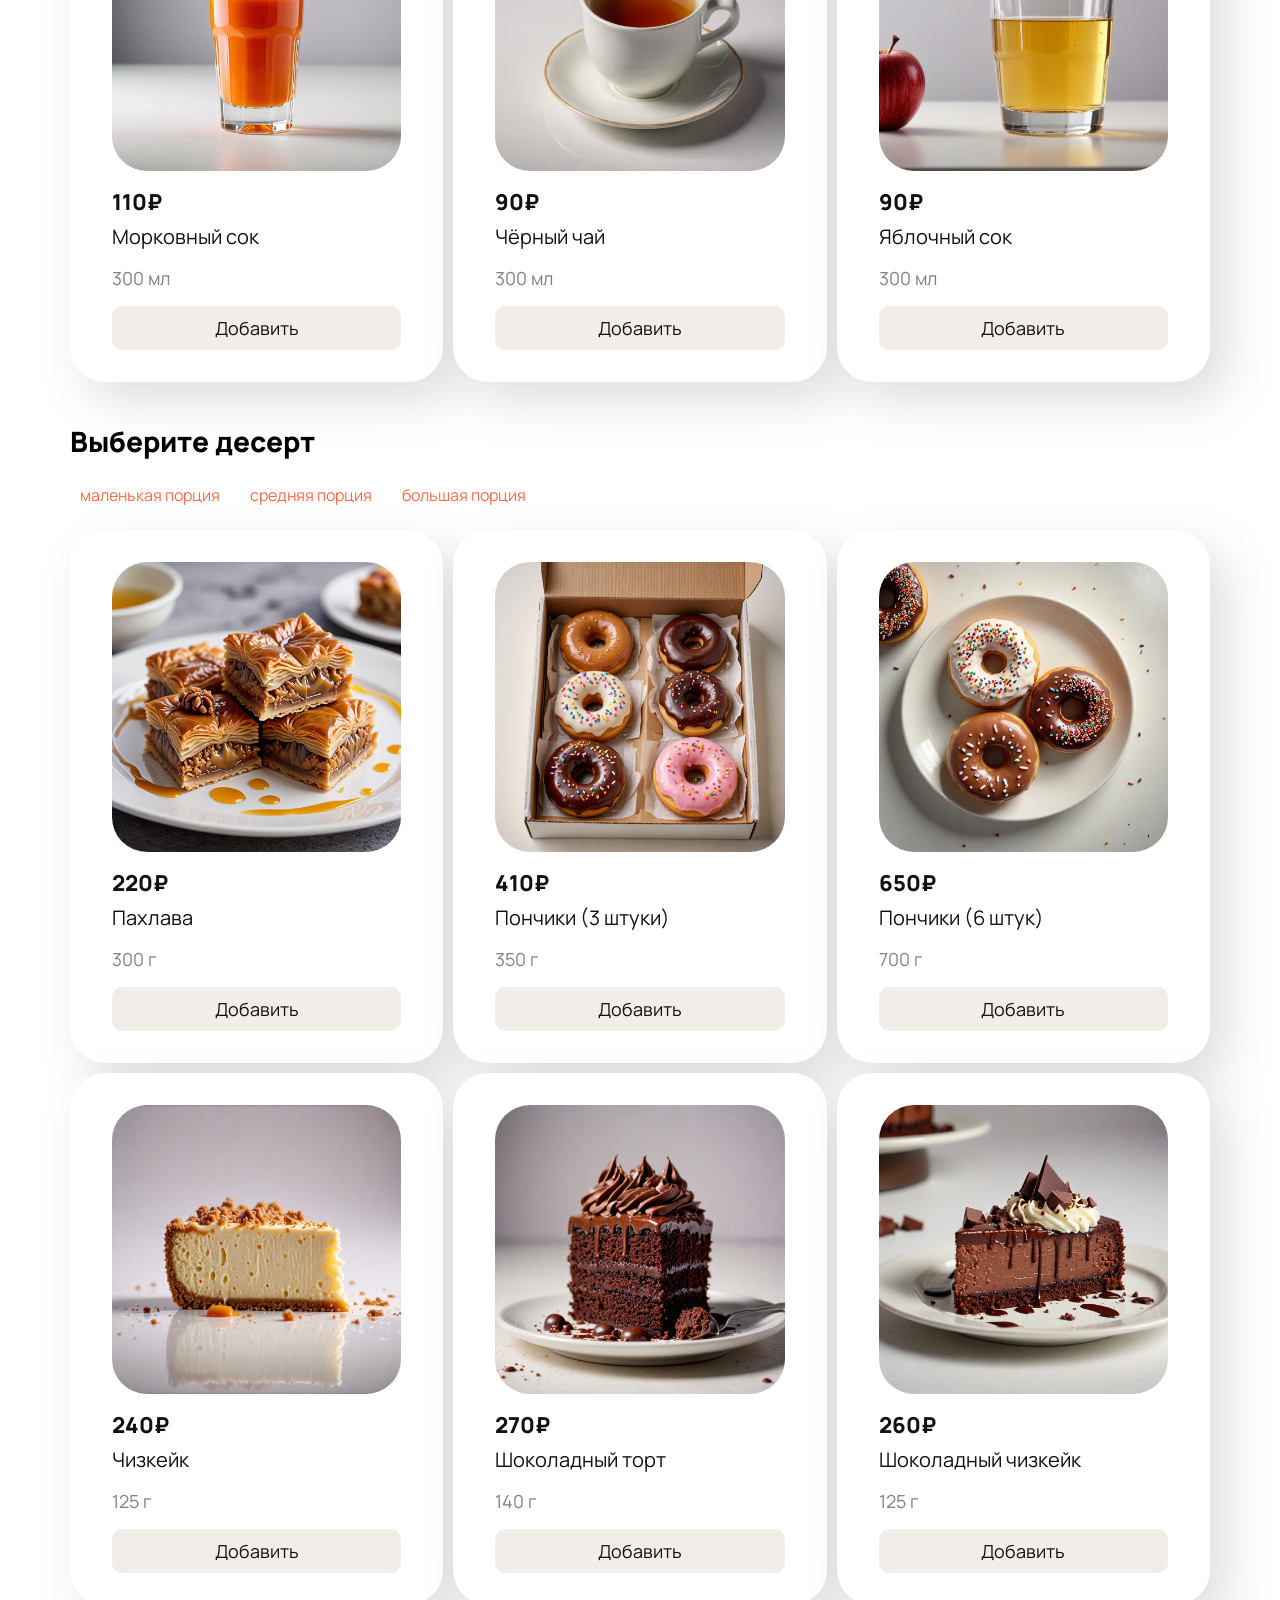
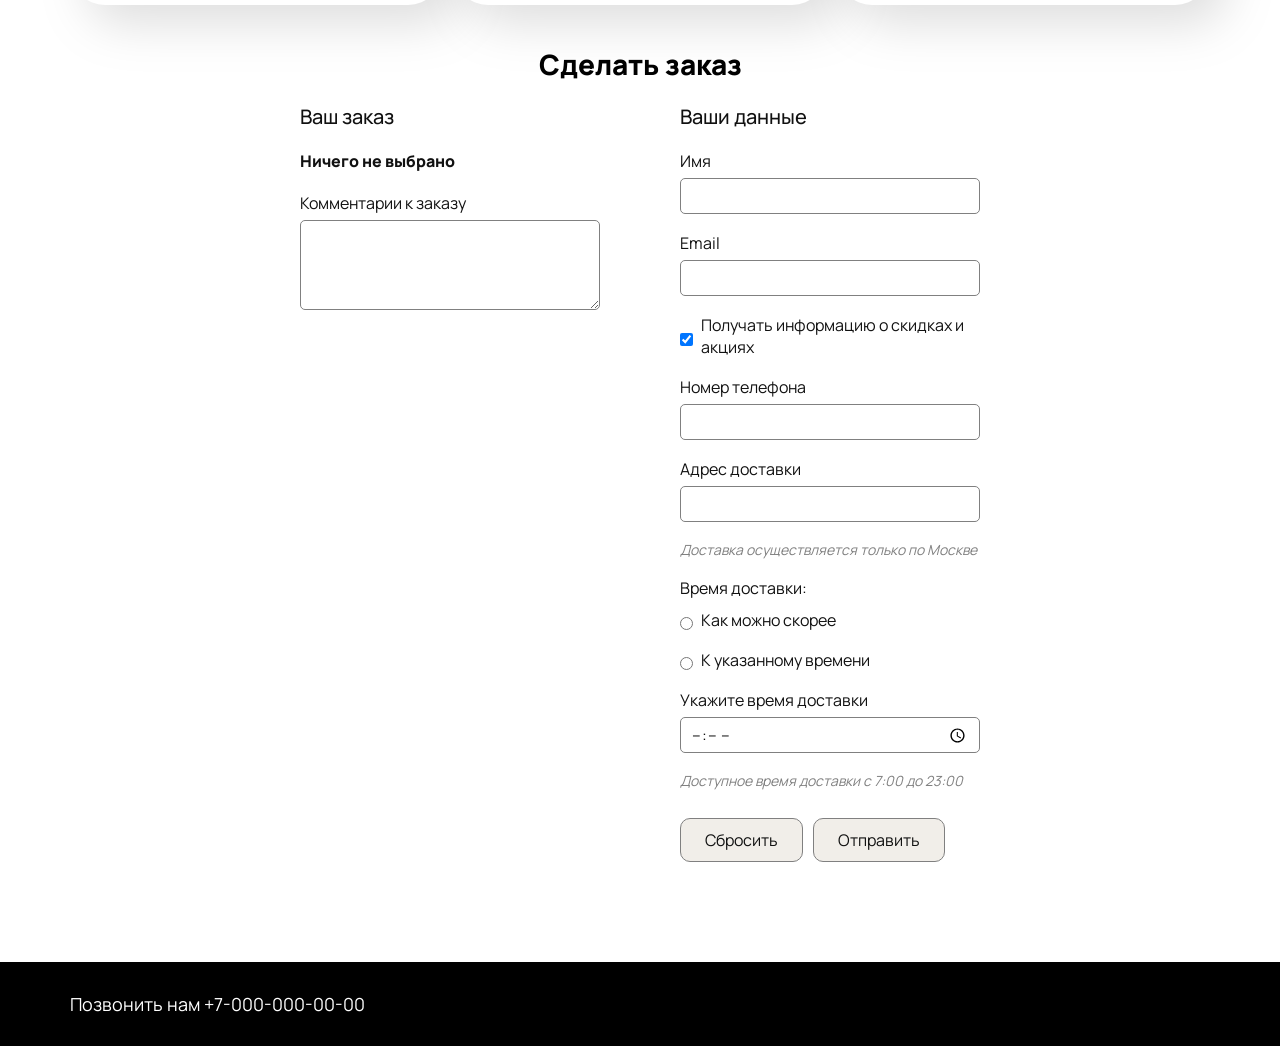
<file: lab-05-filters/lunch.html>
<!DOCTYPE html>
<!-- Tarayıcıya "bu belge HTML5" der. Yazılmazsa tarayıcı eski uyumluluk moduna geçer, CSS bozulur -->
<html lang="ru">
<!-- Bütün sayfayı saran kök etiket. lang="ru" = içerik Rusça; arama motoru ve ekran okuyucu buna bakar -->

<head>
  <!-- Sayfanın ayar bölümü: buradakiler ekranda görünmez, tarayıcıya talimat verir -->

  <meta charset="UTF-8">
  <!-- Harflerin hangi tabloya göre çözüleceğini söyler. UTF-8 Kiril'i kapsar; olmazsa Rusça harfler soru işareti çıkar -->

  <meta name="viewport" content="width=device-width, initial-scale=1.0">
  <!-- Ödevin şartı: sayfa genişliği = ekran genişliği. Bu satır olmazsa telefon sayfayı 980px varsayıp
       uzaktan gösterir ve @media kuralları hiç çalışmaz, yani uyarlanabilirlik (адаптивность) çöker -->

  <title>Собрать ланч — Food Construct</title>
  <!-- Sekmede ve Google sonuçlarında görünen isim. Her sayfanın kendine ait olmalı -->

  <link rel="preconnect" href="https://fonts.googleapis.com">
  <link rel="preconnect" href="https://fonts.gstatic.com" crossorigin>
  <!-- Font sunucusuyla el sıkışmayı önceden yapar, böylece font birkaç yüz milisaniye erken gelir -->

  <link href="https://fonts.googleapis.com/css2?family=Manrope:wght@400;500;800&display=swap" rel="stylesheet">
  <!-- Ana sayfadaki Manrope fontunun aynısı. Ödev "aynı fontu bağla" diyor: site tek parça görünsün -->

  <link rel="stylesheet" href="styles/style.css">
  <!-- Ana sayfanın ortak stilleri: renk, font, şapka, menü, footer. İki sayfa da bunu paylaşır -->

  <link rel="stylesheet" href="styles/lunch.css">
  <!-- Sadece bu sayfaya ait ek stil dosyası (ödevin şartı). Sıra önemli: sonra gelen dosya
       aynı özelliği yeniden tanımlarsa öncekini ezer -->
</head>

<body>
  <!-- Kullanıcının ekranda gördüğü her şey buranın içinde olmak zorunda -->

  <header>
    <!-- Sayfanın üst şeridi. div yerine bunu kullanırız çünkü tarayıcıya "burası giriş bölümü" bilgisini de verir -->
    <h1>Food Construct</h1>
    <!-- Sayfanın ana başlığı. Arama motoru sayfanın konusunu buradan anlar, bu yüzden sayfada tek olmalı -->
    <nav>
      <!-- Menü bağlantılarının kutusu. Ekran okuyucu "gezinme bölümü" diye tanıtır ve istenirse atlanabilir -->
      <a href="index.html">О нас</a>
      <!-- Çapraz bağlantı: bu sayfadan ana sayfaya dönüş. Ödevin şartı -->
      <a href="lunch.html" id="active">Собрать ланч</a>
      <!-- id = sayfada yalnızca bir kez kullanılabilen benzersiz isim. CSS'te #active ile yakalayıp
           bulunduğumuz sayfayı renklendiriyoruz; kullanıcı nerede olduğunu böyle anlar -->
      <a href="orders.html">Заказы</a>
      <a href="#contacts">Контакты</a>
      <!-- # ile başlayan adres başka sayfaya gitmez: aynı sayfada id="contacts" olan elemana kaydırır -->
    </nav>
  </header>

  <main>
    <!-- Sayfanın asıl içeriği. Menü ve footer buraya girmez; sayfada bir tane olur -->

    <section>
      <!-- Çorbalar bölümü. Her section kendi başlığıyla tek bir konuyu anlatır -->
      <h2>Выберите суп</h2>
      <!-- Bölüm başlığı. h1'den sonra h2 gelir, sıra atlanmaz — yoksa belgenin yapısı bozulur -->

      <div class="filters" data-category="soup">
        <!-- Filtre düğmeleri (ödev: filtreler düğme olacak). data-category: script hangi bölümü
             yeniden çizeceğini buradan anlıyor. Tıklama dinleyicisi tek tek düğmelere değil bu
             kapsayıcıya bağlı (делегирование): tıklama düğmeden yukarı "kabarıp" burada yakalanıyor -->
        <button type="button" data-kind="fish">рыбный</button>
        <!-- data-kind = filtrenin İngilizce adı. Dizideki yemeklerin kind değeriyle birebir aynı
             olmak zorunda: script "kind === data-kind" diye karşılaştırıyor -->
        <button type="button" data-kind="meat">мясной</button>
        <button type="button" data-kind="veg">вегетарианский</button>
      </div>

      <div class="dishes" data-category="soup"></div>
      <!-- Ödevin şartı: kartlar HTML'de yok, kapsayıcı boş. script.js diziden bu kategorinin
           yemeklerini süzüp kartları buraya kendisi ekliyor. data-category = süzme anahtarı -->
    </section>

    <section>
      <!-- Ana yemekler bölümü. Yapısı çorbalarla birebir aynı: ödev "aynı içerik" diyor -->
      <h2>Выберите главное блюдо</h2>

      <div class="filters" data-category="main-course">
        <button type="button" data-kind="fish">рыбное</button>
        <button type="button" data-kind="meat">мясное</button>
        <button type="button" data-kind="veg">вегетарианское</button>
      </div>

      <div class="dishes" data-category="main-course"></div>
    </section>

    <section>
      <!-- YENİ kategori (ЛР5): salatalar ve başlangıçlar. Yapı diğerleriyle aynı -->
      <h2>Выберите салат или стартер</h2>

      <div class="filters" data-category="salad">
        <button type="button" data-kind="fish">рыбный</button>
        <button type="button" data-kind="meat">мясной</button>
        <button type="button" data-kind="veg">вегетарианский</button>
      </div>

      <div class="dishes" data-category="salad"></div>
    </section>

    <section>
      <!-- İçecekler bölümü -->
      <h2>Выберите напиток</h2>

      <div class="filters" data-category="drink">
        <button type="button" data-kind="cold">холодный</button>
        <button type="button" data-kind="hot">горячий</button>
      </div>

      <div class="dishes" data-category="drink"></div>
    </section>

    <section>
      <!-- YENİ kategori (ЛР5): tatlılar. Filtre porsiyon büyüklüğüne göre -->
      <h2>Выберите десерт</h2>

      <div class="filters" data-category="dessert">
        <button type="button" data-kind="small">маленькая порция</button>
        <button type="button" data-kind="medium">средняя порция</button>
        <button type="button" data-kind="large">большая порция</button>
      </div>

      <div class="dishes" data-category="dessert"></div>
    </section>

  </main>

  <section class="order">
    <!-- ÖDEVİN ŞARTI: form, main bloğunun BİTİMİNDEN SONRA gelecek.
         Bu bölüm iki şeyden oluşuyor: bölümün başlığı ve formun kendisi -->
    <h2>Сделать заказ</h2>

    <form action="https://httpbin.org/post" method="post">
      <!-- action = verilerin gönderileceği adres. method = gönderim yöntemi.
           POST: veriler isteğin gövdesinde, gizli şekilde gider (GET olsaydı adres çubuğunda görünürdü
           ve uzunluk sınırı olurdu). Ödev açıkça POST istiyor.
           Gönderince httpbin.org bize yolladığımız her değeri geri gösterir — böylece
           formun doğru çalıştığını kanıtlamış oluruz -->

      <div class="order-block">
        <!-- BİRİNCİ BLOK: müşterinin siparişi -->
        <h3>Ваш заказ</h3>

        <div class="order-summary">
          <!-- Bu blok JavaScript ile doluyor: script.js hangi satırın görüneceğine karar veriyor.
               HTML'de hepsi yazılı, JS sadece gösterip gizliyor ve isimleri yerleştiriyor -->
          <p class="nothing">Ничего не выбрано</p>
          <!-- Hiç yemek seçilmemişken görünen tek satır (maket 3). Seçim olunca gizleniyor -->
          <div class="chosen" data-category="soup" data-empty="Блюдо не выбрано">
            <!-- data-category: script hangi kategorinin satırı olduğunu buradan anlıyor.
                 data-empty: bu kategoride seçim yokken yazılacak mesaj (ödevde iki farklı metin var) -->
            <p class="chosen-title">Суп</p>
            <p class="chosen-dish"></p>
            <!-- Boş bırakılıyor; script "Гаспачо 195₽" ya da "Блюдо не выбрано" yazıyor -->
          </div>
          <div class="chosen" data-category="main-course" data-empty="Блюдо не выбрано">
            <p class="chosen-title">Главное блюдо</p>
            <p class="chosen-dish"></p>
          </div>
          <div class="chosen" data-category="salad" data-empty="Блюдо не выбрано">
            <p class="chosen-title">Салат/стартер</p>
            <p class="chosen-dish"></p>
          </div>
          <div class="chosen" data-category="drink" data-empty="Напиток не выбран">
            <p class="chosen-title">Напиток</p>
            <p class="chosen-dish"></p>
          </div>
          <div class="chosen" data-category="dessert" data-empty="Блюдо не выбрано">
            <p class="chosen-title">Десерт</p>
            <p class="chosen-dish"></p>
          </div>
          <div class="chosen total">
            <!-- Seçili yemeklerin toplamı. Hiç seçim yoksa kategorilerle birlikte gizli -->
            <p class="chosen-title">Стоимость заказа</p>
            <p class="chosen-price"></p>
          </div>
        </div>
        <input type="hidden" name="soup">
        <!-- Gizli alan: ekranda görünmez ama formla birlikte gider. script seçili yemeğin
             keyword'ünü buraya yazıyor; böylece sipariş sunucuya da ulaşıyor -->
        <input type="hidden" name="main-course">
        <input type="hidden" name="salad">
        <input type="hidden" name="drink">
        <input type="hidden" name="dessert">
        <label for="comment">Комментарии к заказу</label>
        <textarea id="comment" name="comment"></textarea>
        <!-- textarea = çok satırlı yazı alanı. input'tan farkı: kullanıcı alt alta yazabilir.
             Kapanış etiketi zorunludur ve içine varsayılan metin yazılmaz (boş bırakıyoruz) -->
      </div>

      <div class="customer-block">
        <!-- İKİNCİ BLOK: müşterinin bilgileri -->
        <h3>Ваши данные</h3>

        <label for="name">Имя</label>
        <input type="text" id="name" name="name" required>
        <!-- type="text" = sıradan tek satırlık yazı alanı. required = zorunlu alan -->

        <label for="email">Email</label>
        <input type="email" id="email" name="email" required>
        <!-- type="email" = tarayıcı içeriğin e-posta biçiminde (@ işareti vb.) olduğunu KENDİ kontrol eder;
             yanlışsa formu göndermez. Telefonda da @ tuşlu klavye açılır -->

        <div class="checkbox-row">
          <!-- Onay kutusu ile yazısını yan yana tutmak için sardık -->
          <input type="checkbox" id="subscribe" name="subscribe" value="yes" checked>
          <!-- type="checkbox" = işaretlenebilir kutu.
               checked = sayfa açıldığında İŞARETLİ gelsin (ödevin şartı).
               Dikkat: işaretli değilse bu alan sunucuya HİÇ gönderilmez, bu normaldir -->
          <label for="subscribe">Получать информацию о скидках и акциях</label>
          <!-- Onay kutusunda label'ı sağa koymak alışılmış düzendir; bağlantı yine for/id ile -->
        </div>

        <label for="phone">Номер телефона</label>
        <input type="tel" id="phone" name="phone" required>
        <!-- type="tel" = telefon alanı. Telefonlarda rakam klavyesi açılır.
             Not: ülkeden ülkeye biçim değiştiği için tarayıcı içeriği doğrulamaz, sadece zorunluluğu kontrol eder -->

        <label for="address">Адрес доставки</label>
        <input type="text" id="address" name="address" required>

        <p class="hint">Доставка осуществляется только по Москве</p>
        <!-- Kullanıcıyı bilgilendiren küçük not; forma veri göndermez, sadece açıklamadır -->

        <p class="radio-title">Время доставки:</p>
        <!-- Ödevin şartı: seçim düğmelerinin üstünde açıklayıcı bir yazı olacak -->

        <div class="radio-row">
          <input type="radio" id="asap" name="delivery-time" value="asap" required>
          <!-- type="radio" = birbirini dışlayan seçenekler: aynı name'e sahip olanlardan
               yalnızca BİRİ seçilebilir. Bu yüzden ikisinin de name'i "delivery-time".
               required grubun tamamı için geçerlidir: hiçbiri seçilmezse form gönderilmez -->
          <label for="asap">Как можно скорее</label>
        </div>

        <div class="radio-row">
          <input type="radio" id="exact" name="delivery-time" value="exact">
          <label for="exact">К указанному времени</label>
        </div>

        <label for="delivery-hour">Укажите время доставки</label>
        <input type="time" id="delivery-hour" name="delivery-hour" min="07:00" max="23:00" step="300">
        <!-- type="time" = saat seçici; tarayıcı kendi saat arayüzünü açar.
             min/max = izin verilen en erken ve en geç saat (ödev: 07:00 - 23:00).
             step = seçilebilen aralık, SANİYE cinsindendir. 5 dakika = 5 x 60 = 300.
             Bu sayede kullanıcı 12:07 gibi bir saat seçemez, sadece 12:05 / 12:10 seçebilir -->

        <p class="hint">Доступное время доставки с 7:00 до 23:00</p>

        <div class="buttons">
          <button type="reset">Сбросить</button>
          <!-- type="reset" = bütün alanları başlangıç hâline döndürür (temizler).
               Bunu JavaScript yazmadan tarayıcı kendisi yapar -->
          <button type="submit">Отправить</button>
          <!-- type="submit" = formu action'daki adrese gönderir.
               Göndermeden önce tarayıcı required alanları kontrol eder; eksik varsa uyarı gösterir -->
        </div>
      </div>
    </form>
  </section>

  <footer id="contacts">
    <!-- Sayfanın alt şeridi (iletişim). id = bu elemana verilen benzersiz isim; menüdeki #contacts bunu arar -->
    <p>Позвонить нам <a href="tel:+70000000000">+7-000-000-00-00</a></p>
    <!-- tel: yazınca telefonda tıklayan kişi doğrudan arama ekranına gider; bilgisayarda bir şey olmaz -->
  </footer>

  <script src="scripts/dishes.js"></script>
  <!-- Önce dizi: script.js "dishes" değişkenini kullanıyor, o yüzden bu dosya üstte olmak zorunda -->
  <script src="scripts/script.js"></script>
  <!-- Script'ler body'nin SONUNDA: yukarıdaki bütün etiketler çoktan oluşmuş oluyor,
       querySelector boş dönmüyor. head'e koysaydık .dishes henüz yokken çalışırdı -->
</body>

</html>
</file>
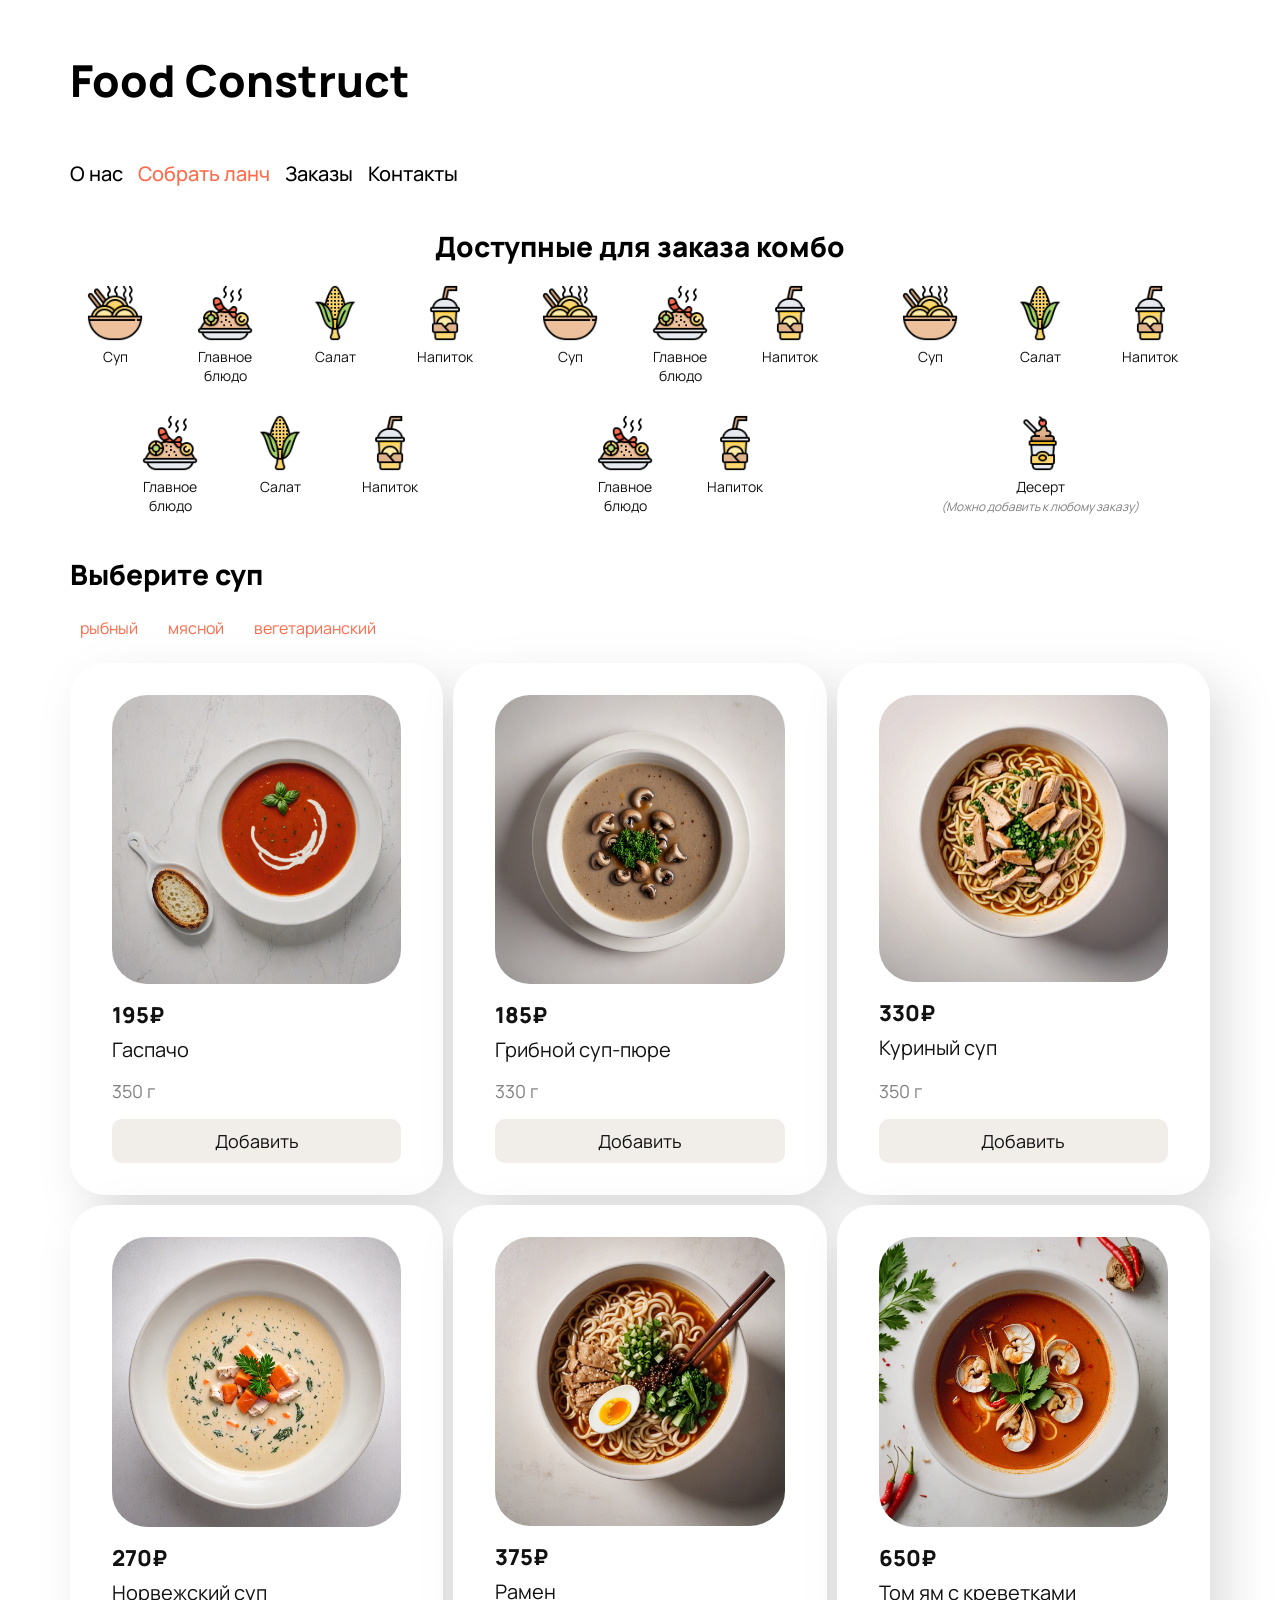
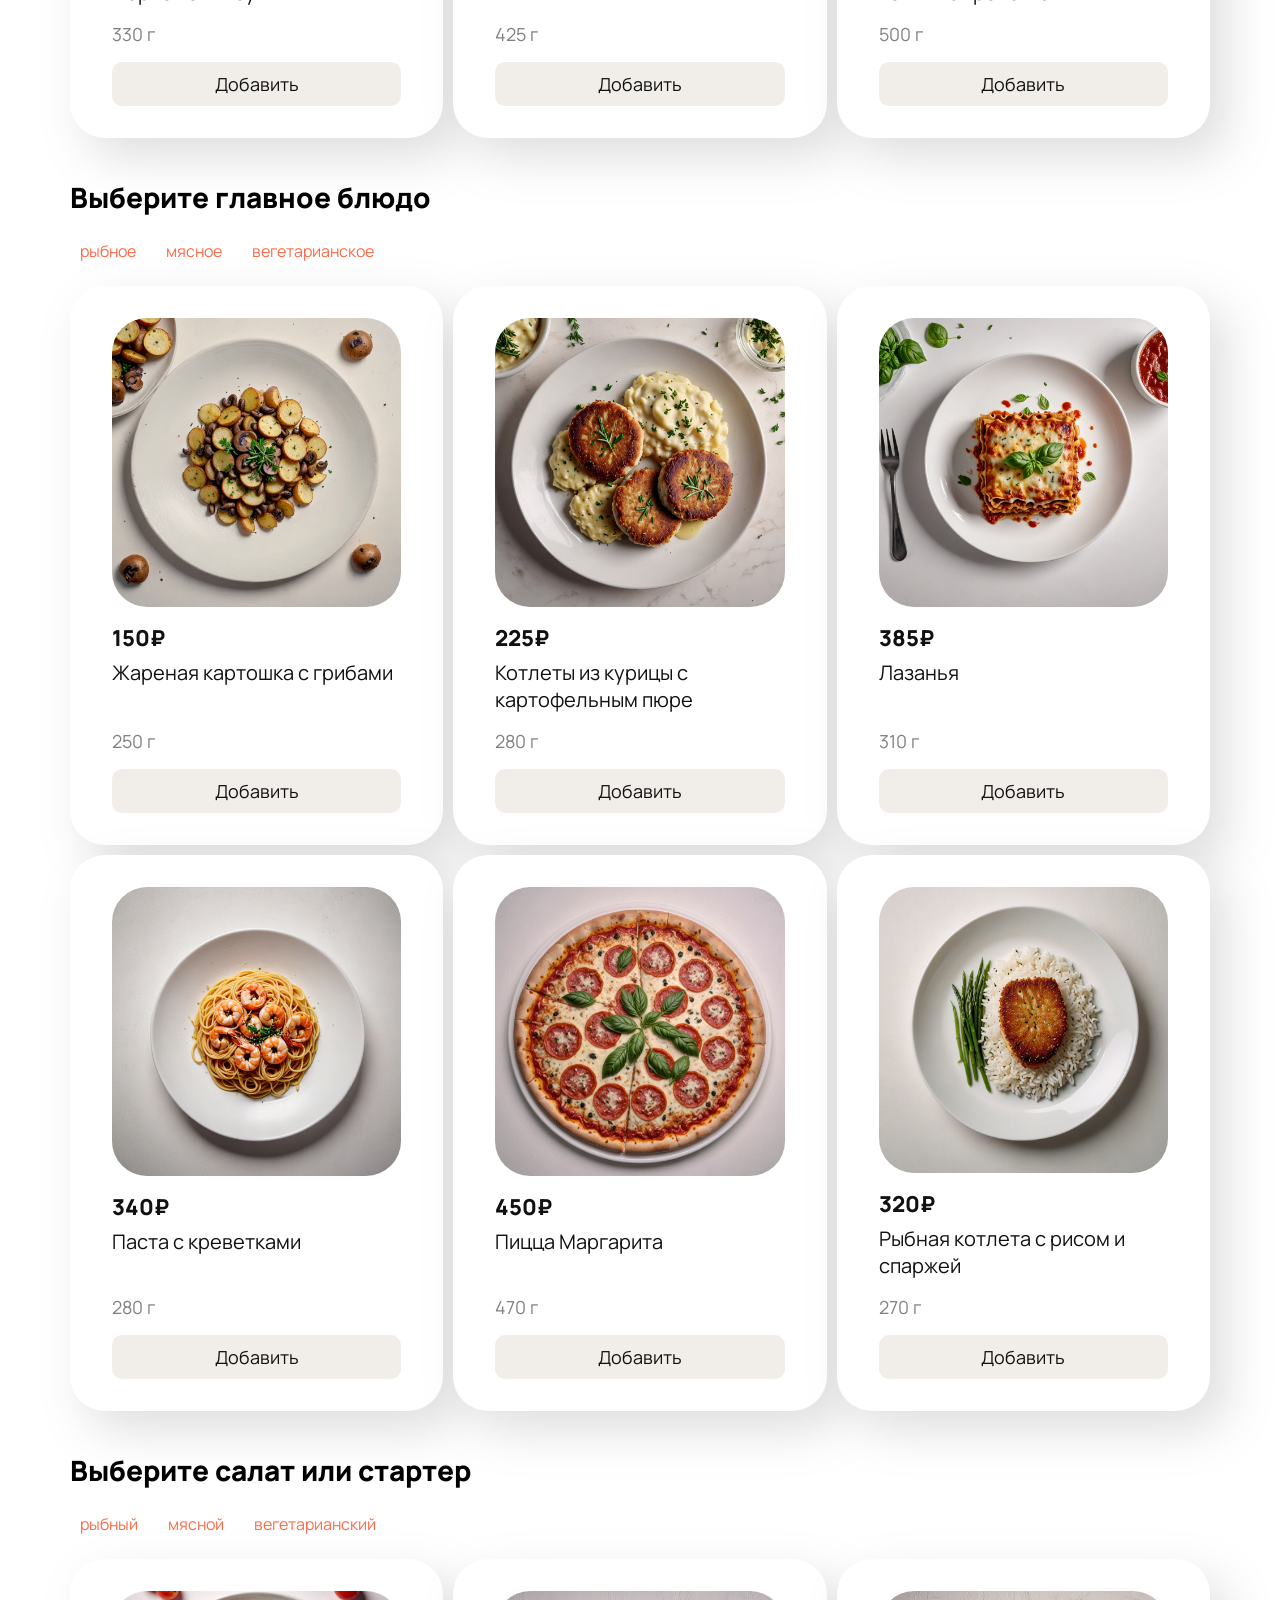
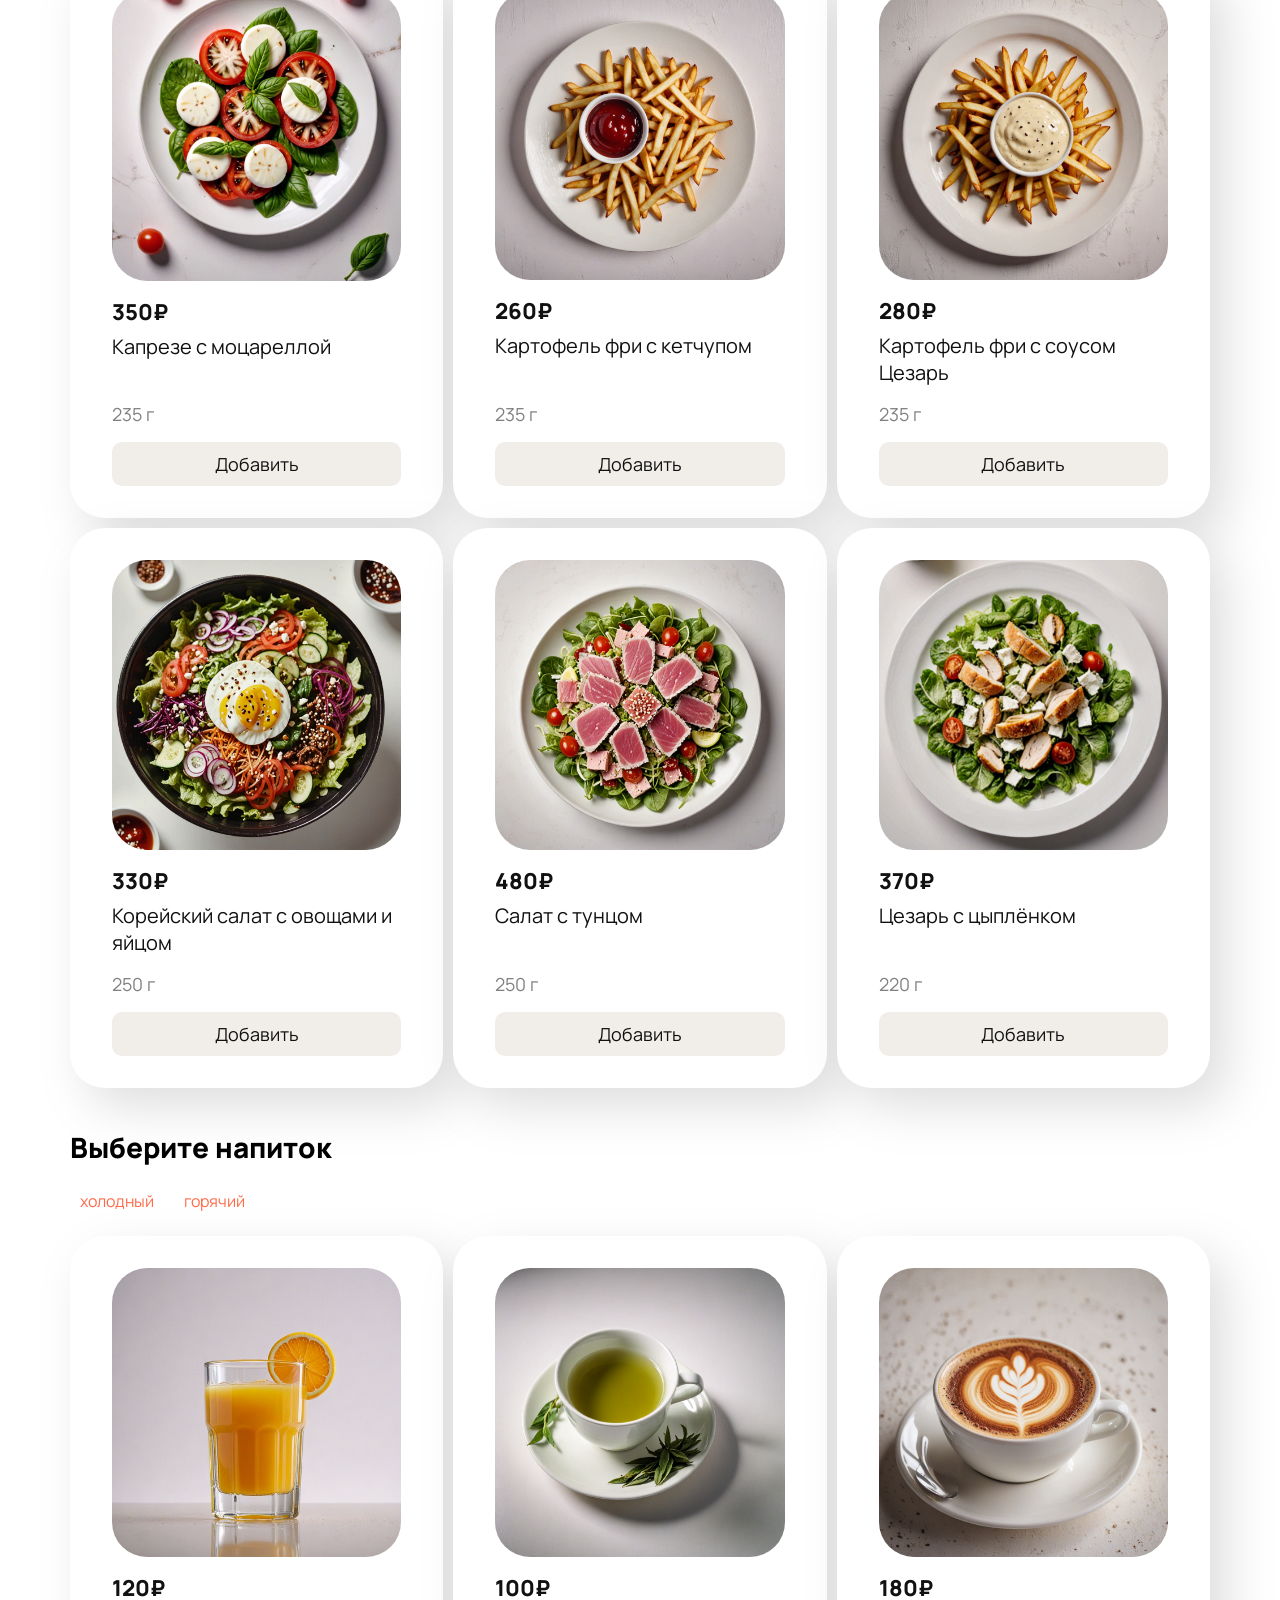
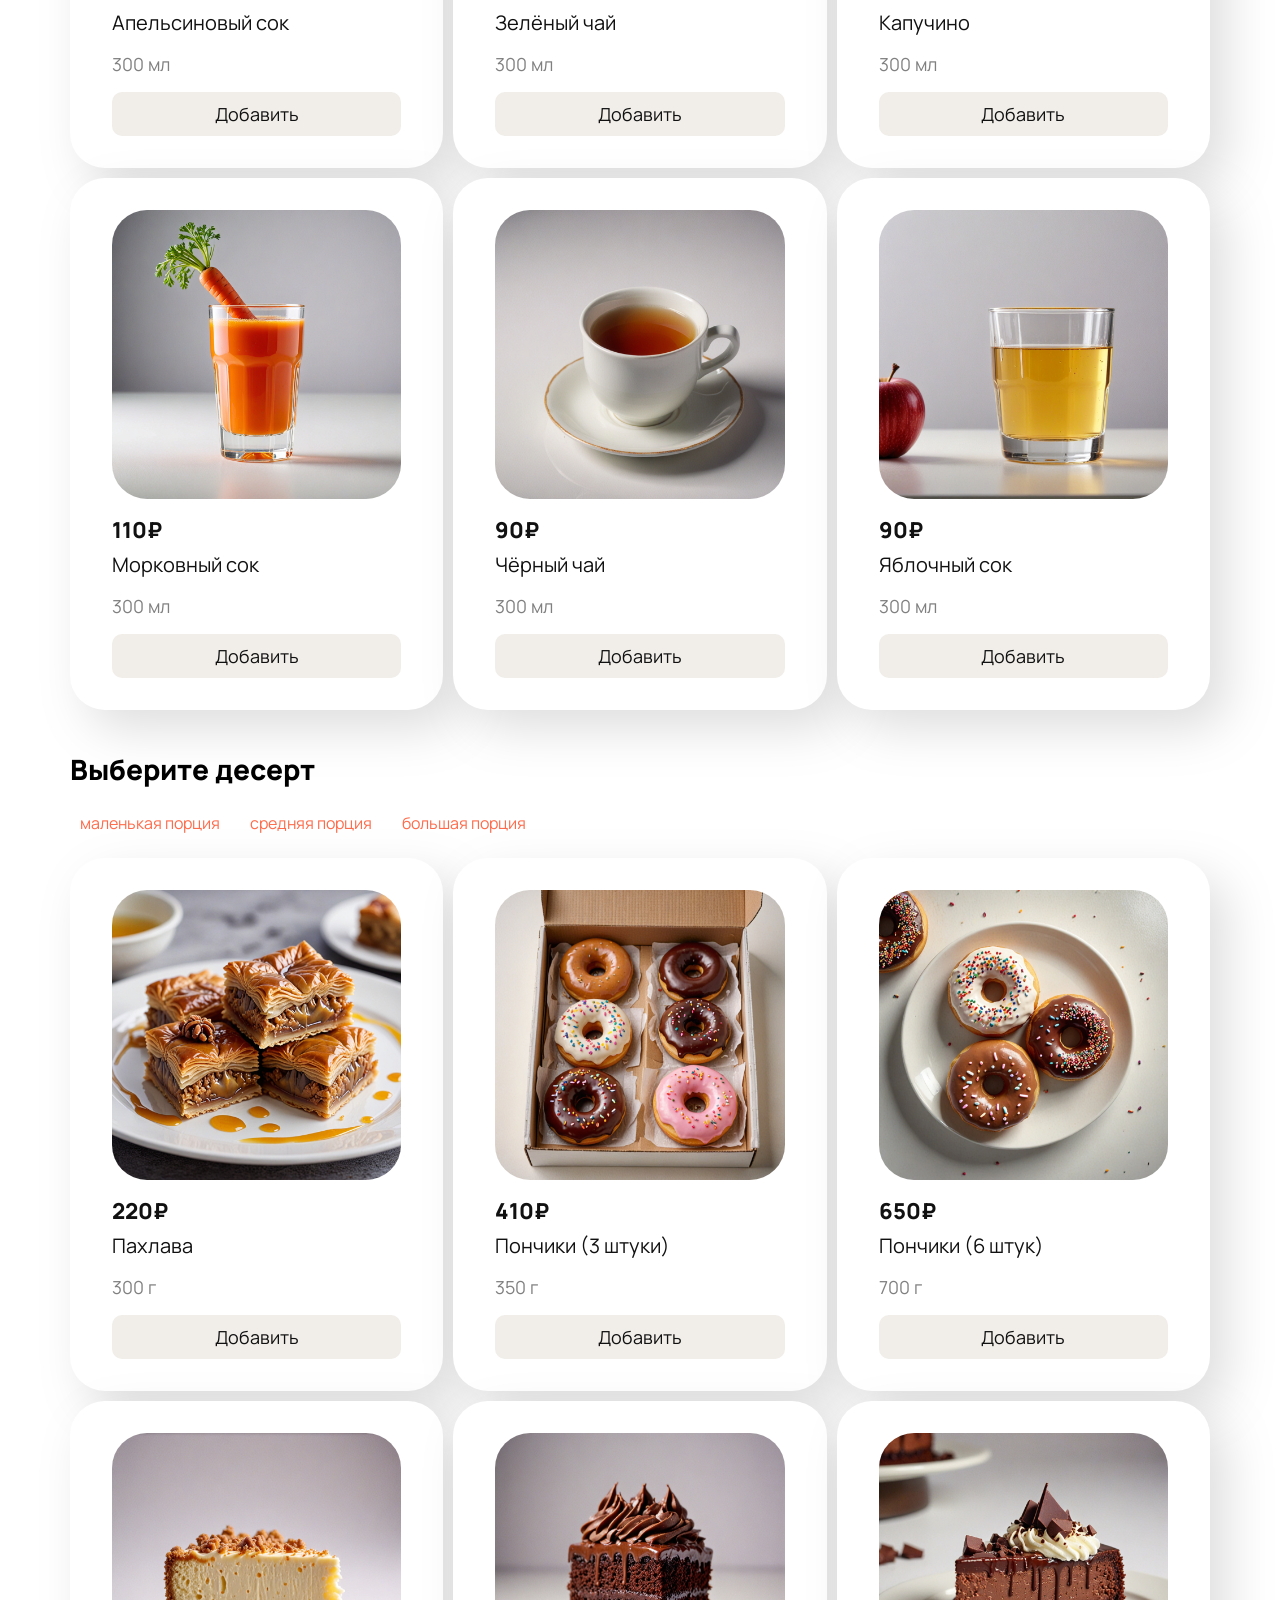
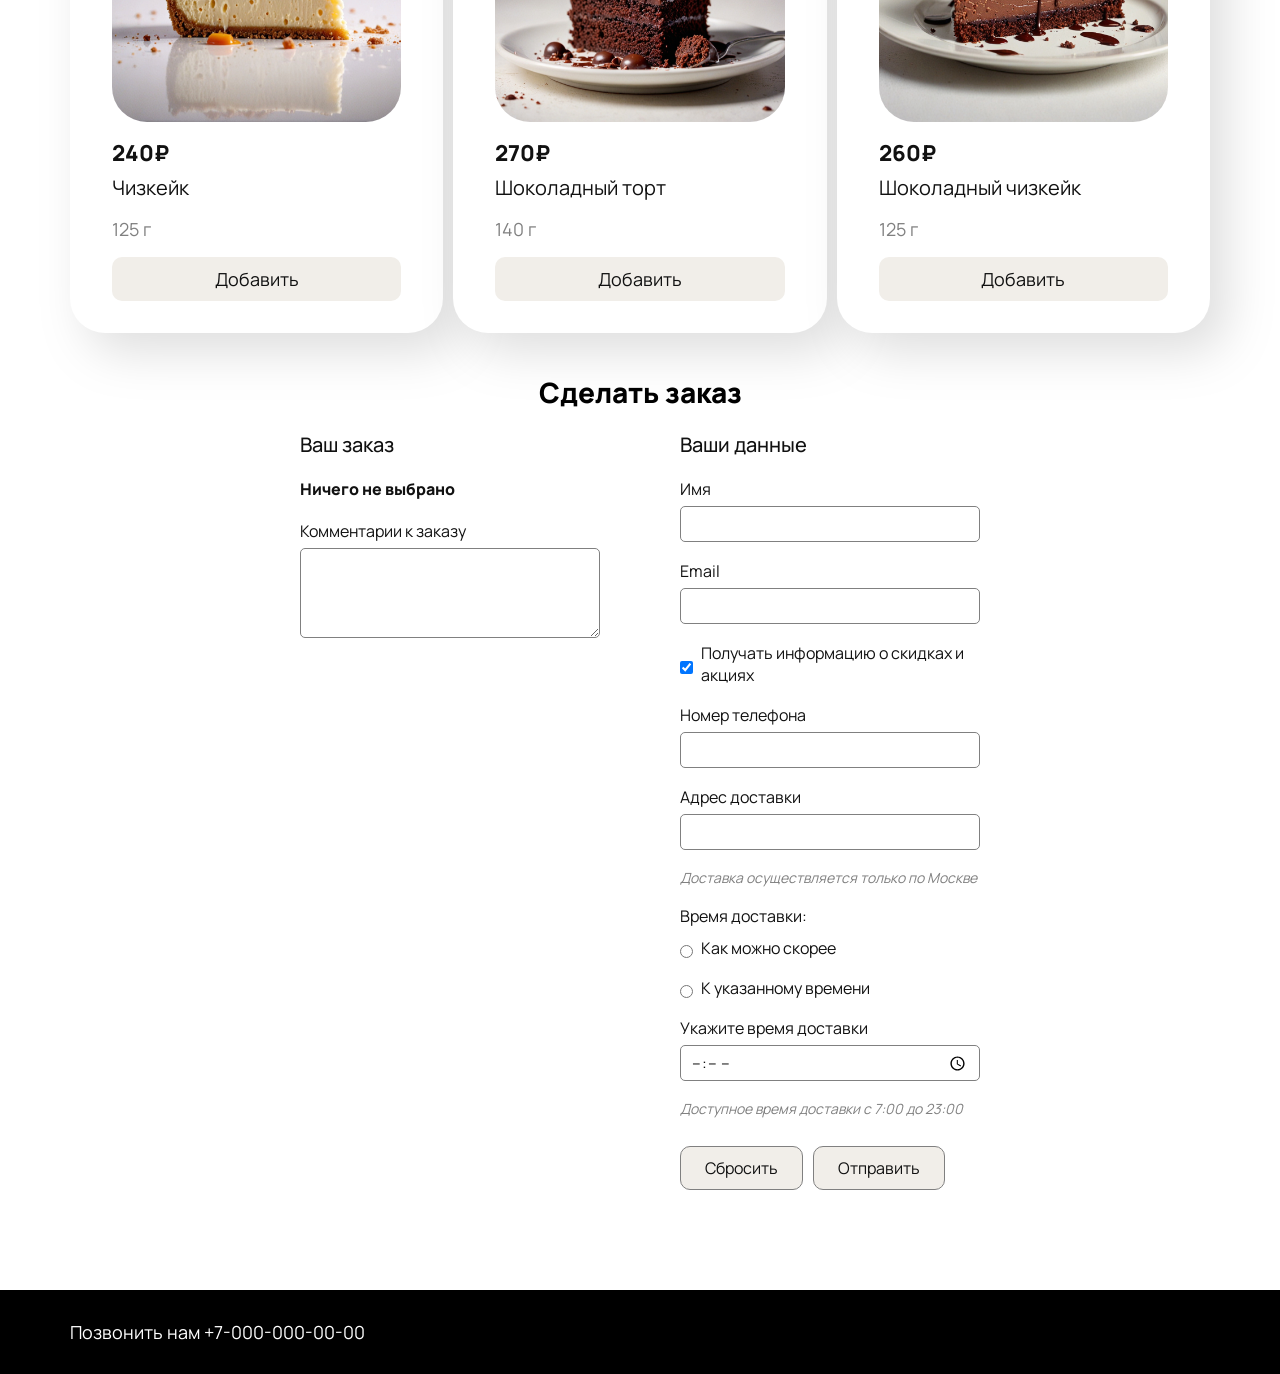
<file: lab-06-validation/lunch.html>
<!DOCTYPE html>
<!-- Tarayıcıya "bu belge HTML5" der. Yazılmazsa tarayıcı eski uyumluluk moduna geçer, CSS bozulur -->
<html lang="ru">
<!-- Bütün sayfayı saran kök etiket. lang="ru" = içerik Rusça; arama motoru ve ekran okuyucu buna bakar -->

<head>
  <!-- Sayfanın ayar bölümü: buradakiler ekranda görünmez, tarayıcıya talimat verir -->

  <meta charset="UTF-8">
  <!-- Harflerin hangi tabloya göre çözüleceğini söyler. UTF-8 Kiril'i kapsar; olmazsa Rusça harfler soru işareti çıkar -->

  <meta name="viewport" content="width=device-width, initial-scale=1.0">
  <!-- Ödevin şartı: sayfa genişliği = ekran genişliği. Bu satır olmazsa telefon sayfayı 980px varsayıp
       uzaktan gösterir ve @media kuralları hiç çalışmaz, yani uyarlanabilirlik (адаптивность) çöker -->

  <title>Собрать ланч — Food Construct</title>
  <!-- Sekmede ve Google sonuçlarında görünen isim. Her sayfanın kendine ait olmalı -->

  <link rel="preconnect" href="https://fonts.googleapis.com">
  <link rel="preconnect" href="https://fonts.gstatic.com" crossorigin>
  <!-- Font sunucusuyla el sıkışmayı önceden yapar, böylece font birkaç yüz milisaniye erken gelir -->

  <link href="https://fonts.googleapis.com/css2?family=Manrope:wght@400;500;800&display=swap" rel="stylesheet">
  <!-- Ana sayfadaki Manrope fontunun aynısı. Ödev "aynı fontu bağla" diyor: site tek parça görünsün -->

  <link rel="stylesheet" href="styles/style.css">
  <!-- Ana sayfanın ortak stilleri: renk, font, şapka, menü, footer. İki sayfa da bunu paylaşır -->

  <link rel="stylesheet" href="styles/lunch.css">
  <!-- Sadece bu sayfaya ait ek stil dosyası (ödevin şartı). Sıra önemli: sonra gelen dosya
       aynı özelliği yeniden tanımlarsa öncekini ezer -->
</head>

<body>
  <!-- Kullanıcının ekranda gördüğü her şey buranın içinde olmak zorunda -->

  <header>
    <!-- Sayfanın üst şeridi. div yerine bunu kullanırız çünkü tarayıcıya "burası giriş bölümü" bilgisini de verir -->
    <h1>Food Construct</h1>
    <!-- Sayfanın ana başlığı. Arama motoru sayfanın konusunu buradan anlar, bu yüzden sayfada tek olmalı -->
    <nav>
      <!-- Menü bağlantılarının kutusu. Ekran okuyucu "gezinme bölümü" diye tanıtır ve istenirse atlanabilir -->
      <a href="index.html">О нас</a>
      <!-- Çapraz bağlantı: bu sayfadan ana sayfaya dönüş. Ödevin şartı -->
      <a href="lunch.html" id="active">Собрать ланч</a>
      <!-- id = sayfada yalnızca bir kez kullanılabilen benzersiz isim. CSS'te #active ile yakalayıp
           bulunduğumuz sayfayı renklendiriyoruz; kullanıcı nerede olduğunu böyle anlar -->
      <a href="orders.html">Заказы</a>
      <a href="#contacts">Контакты</a>
      <!-- # ile başlayan adres başka sayfaya gitmez: aynı sayfada id="contacts" olan elemana kaydırır -->
    </nav>
  </header>

  <main>
    <!-- Sayfanın asıl içeriği. Menü ve footer buraya girmez; sayfada bir tane olur -->

    <section class="combos">
      <!-- ЛР6: sipariş edilebilecek kombo seçenekleri. Kullanıcı hangi bileşimlerin geçerli olduğunu
           buradan görüyor; aynı 5 bileşim script'te de LUNCH_COMBOS dizisinde duruyor -->
      <h2>Доступные для заказа комбо</h2>

      <div class="combo-list">
        <!-- Izgara (grid): her satırda 3 sütun, ödevin şartı. 5 kombo + 1 tatlı kutusu = 2 satır -->
        <div class="combo">
          <!-- Bir kombo: yemekleri yan yana dizen flex kutu -->
          <div class="combo-item">
            <!-- Bir yemek: ikon üstte, yazı altta — flex, ana eksen yukarıdan aşağı (column) -->
            <img src="images/icons/soup.png" alt="Суп">
            <p>Суп</p>
          </div>
          <div class="combo-item">
            <img src="images/icons/main-course.png" alt="Главное блюдо">
            <p>Главное блюдо</p>
          </div>
          <div class="combo-item">
            <img src="images/icons/salad.png" alt="Салат">
            <p>Салат</p>
          </div>
          <div class="combo-item">
            <img src="images/icons/drink.png" alt="Напиток">
            <p>Напиток</p>
          </div>
        </div>

        <div class="combo">
          <div class="combo-item">
            <img src="images/icons/soup.png" alt="Суп">
            <p>Суп</p>
          </div>
          <div class="combo-item">
            <img src="images/icons/main-course.png" alt="Главное блюдо">
            <p>Главное блюдо</p>
          </div>
          <div class="combo-item">
            <img src="images/icons/drink.png" alt="Напиток">
            <p>Напиток</p>
          </div>
        </div>

        <div class="combo">
          <div class="combo-item">
            <img src="images/icons/soup.png" alt="Суп">
            <p>Суп</p>
          </div>
          <div class="combo-item">
            <img src="images/icons/salad.png" alt="Салат">
            <p>Салат</p>
          </div>
          <div class="combo-item">
            <img src="images/icons/drink.png" alt="Напиток">
            <p>Напиток</p>
          </div>
        </div>

        <div class="combo">
          <div class="combo-item">
            <img src="images/icons/main-course.png" alt="Главное блюдо">
            <p>Главное блюдо</p>
          </div>
          <div class="combo-item">
            <img src="images/icons/salad.png" alt="Салат">
            <p>Салат</p>
          </div>
          <div class="combo-item">
            <img src="images/icons/drink.png" alt="Напиток">
            <p>Напиток</p>
          </div>
        </div>

        <div class="combo">
          <div class="combo-item">
            <img src="images/icons/main-course.png" alt="Главное блюдо">
            <p>Главное блюдо</p>
          </div>
          <div class="combo-item">
            <img src="images/icons/drink.png" alt="Напиток">
            <p>Напиток</p>
          </div>
        </div>

        <div class="combo combo-dessert">
          <!-- Ödev: tatlı bilgisi AYRI blokta; herhangi bir komboya eklenebilir.
               Açıklama yazının altında ve 2 punto daha küçük -->
          <div class="combo-item">
            <img src="images/icons/dessert.png" alt="Десерт">
            <p>Десерт</p>
            <p class="combo-note">(Можно добавить к любому заказу)</p>
          </div>
        </div>
      </div>
    </section>

    <section>
      <!-- Çorbalar bölümü. Her section kendi başlığıyla tek bir konuyu anlatır -->
      <h2>Выберите суп</h2>
      <!-- Bölüm başlığı. h1'den sonra h2 gelir, sıra atlanmaz — yoksa belgenin yapısı bozulur -->

      <div class="filters" data-category="soup">
        <!-- Filtre düğmeleri (ödev: filtreler düğme olacak). data-category: script hangi bölümü
             yeniden çizeceğini buradan anlıyor. Tıklama dinleyicisi tek tek düğmelere değil bu
             kapsayıcıya bağlı (делегирование): tıklama düğmeden yukarı "kabarıp" burada yakalanıyor -->
        <button type="button" data-kind="fish">рыбный</button>
        <!-- data-kind = filtrenin İngilizce adı. Dizideki yemeklerin kind değeriyle birebir aynı
             olmak zorunda: script "kind === data-kind" diye karşılaştırıyor -->
        <button type="button" data-kind="meat">мясной</button>
        <button type="button" data-kind="veg">вегетарианский</button>
      </div>

      <div class="dishes" data-category="soup"></div>
      <!-- Ödevin şartı: kartlar HTML'de yok, kapsayıcı boş. script.js diziden bu kategorinin
           yemeklerini süzüp kartları buraya kendisi ekliyor. data-category = süzme anahtarı -->
    </section>

    <section>
      <!-- Ana yemekler bölümü. Yapısı çorbalarla birebir aynı: ödev "aynı içerik" diyor -->
      <h2>Выберите главное блюдо</h2>

      <div class="filters" data-category="main-course">
        <button type="button" data-kind="fish">рыбное</button>
        <button type="button" data-kind="meat">мясное</button>
        <button type="button" data-kind="veg">вегетарианское</button>
      </div>

      <div class="dishes" data-category="main-course"></div>
    </section>

    <section>
      <!-- YENİ kategori (ЛР5): salatalar ve başlangıçlar. Yapı diğerleriyle aynı -->
      <h2>Выберите салат или стартер</h2>

      <div class="filters" data-category="salad">
        <button type="button" data-kind="fish">рыбный</button>
        <button type="button" data-kind="meat">мясной</button>
        <button type="button" data-kind="veg">вегетарианский</button>
      </div>

      <div class="dishes" data-category="salad"></div>
    </section>

    <section>
      <!-- İçecekler bölümü -->
      <h2>Выберите напиток</h2>

      <div class="filters" data-category="drink">
        <button type="button" data-kind="cold">холодный</button>
        <button type="button" data-kind="hot">горячий</button>
      </div>

      <div class="dishes" data-category="drink"></div>
    </section>

    <section>
      <!-- YENİ kategori (ЛР5): tatlılar. Filtre porsiyon büyüklüğüne göre -->
      <h2>Выберите десерт</h2>

      <div class="filters" data-category="dessert">
        <button type="button" data-kind="small">маленькая порция</button>
        <button type="button" data-kind="medium">средняя порция</button>
        <button type="button" data-kind="large">большая порция</button>
      </div>

      <div class="dishes" data-category="dessert"></div>
    </section>

  </main>

  <section class="order">
    <!-- ÖDEVİN ŞARTI: form, main bloğunun BİTİMİNDEN SONRA gelecek.
         Bu bölüm iki şeyden oluşuyor: bölümün başlığı ve formun kendisi -->
    <h2>Сделать заказ</h2>

    <form action="https://httpbin.org/post" method="post">
      <!-- action = verilerin gönderileceği adres. method = gönderim yöntemi.
           POST: veriler isteğin gövdesinde, gizli şekilde gider (GET olsaydı adres çubuğunda görünürdü
           ve uzunluk sınırı olurdu). Ödev açıkça POST istiyor.
           Gönderince httpbin.org bize yolladığımız her değeri geri gösterir — böylece
           formun doğru çalıştığını kanıtlamış oluruz -->

      <div class="order-block">
        <!-- BİRİNCİ BLOK: müşterinin siparişi -->
        <h3>Ваш заказ</h3>

        <div class="order-summary">
          <!-- Bu blok JavaScript ile doluyor: script.js hangi satırın görüneceğine karar veriyor.
               HTML'de hepsi yazılı, JS sadece gösterip gizliyor ve isimleri yerleştiriyor -->
          <p class="nothing">Ничего не выбрано</p>
          <!-- Hiç yemek seçilmemişken görünen tek satır (maket 3). Seçim olunca gizleniyor -->
          <div class="chosen" data-category="soup" data-empty="Блюдо не выбрано">
            <!-- data-category: script hangi kategorinin satırı olduğunu buradan anlıyor.
                 data-empty: bu kategoride seçim yokken yazılacak mesaj (ödevde iki farklı metin var) -->
            <p class="chosen-title">Суп</p>
            <p class="chosen-dish"></p>
            <!-- Boş bırakılıyor; script "Гаспачо 195₽" ya da "Блюдо не выбрано" yazıyor -->
          </div>
          <div class="chosen" data-category="main-course" data-empty="Блюдо не выбрано">
            <p class="chosen-title">Главное блюдо</p>
            <p class="chosen-dish"></p>
          </div>
          <div class="chosen" data-category="salad" data-empty="Блюдо не выбрано">
            <p class="chosen-title">Салат/стартер</p>
            <p class="chosen-dish"></p>
          </div>
          <div class="chosen" data-category="drink" data-empty="Напиток не выбран">
            <p class="chosen-title">Напиток</p>
            <p class="chosen-dish"></p>
          </div>
          <div class="chosen" data-category="dessert" data-empty="Блюдо не выбрано">
            <p class="chosen-title">Десерт</p>
            <p class="chosen-dish"></p>
          </div>
          <div class="chosen total">
            <!-- Seçili yemeklerin toplamı. Hiç seçim yoksa kategorilerle birlikte gizli -->
            <p class="chosen-title">Стоимость заказа</p>
            <p class="chosen-price"></p>
          </div>
        </div>
        <input type="hidden" name="soup">
        <!-- Gizli alan: ekranda görünmez ama formla birlikte gider. script seçili yemeğin
             keyword'ünü buraya yazıyor; böylece sipariş sunucuya da ulaşıyor -->
        <input type="hidden" name="main-course">
        <input type="hidden" name="salad">
        <input type="hidden" name="drink">
        <input type="hidden" name="dessert">
        <label for="comment">Комментарии к заказу</label>
        <textarea id="comment" name="comment"></textarea>
        <!-- textarea = çok satırlı yazı alanı. input'tan farkı: kullanıcı alt alta yazabilir.
             Kapanış etiketi zorunludur ve içine varsayılan metin yazılmaz (boş bırakıyoruz) -->
      </div>

      <div class="customer-block">
        <!-- İKİNCİ BLOK: müşterinin bilgileri -->
        <h3>Ваши данные</h3>

        <label for="name">Имя</label>
        <input type="text" id="name" name="name" required>
        <!-- type="text" = sıradan tek satırlık yazı alanı. required = zorunlu alan -->

        <label for="email">Email</label>
        <input type="email" id="email" name="email" required>
        <!-- type="email" = tarayıcı içeriğin e-posta biçiminde (@ işareti vb.) olduğunu KENDİ kontrol eder;
             yanlışsa formu göndermez. Telefonda da @ tuşlu klavye açılır -->

        <div class="checkbox-row">
          <!-- Onay kutusu ile yazısını yan yana tutmak için sardık -->
          <input type="checkbox" id="subscribe" name="subscribe" value="yes" checked>
          <!-- type="checkbox" = işaretlenebilir kutu.
               checked = sayfa açıldığında İŞARETLİ gelsin (ödevin şartı).
               Dikkat: işaretli değilse bu alan sunucuya HİÇ gönderilmez, bu normaldir -->
          <label for="subscribe">Получать информацию о скидках и акциях</label>
          <!-- Onay kutusunda label'ı sağa koymak alışılmış düzendir; bağlantı yine for/id ile -->
        </div>

        <label for="phone">Номер телефона</label>
        <input type="tel" id="phone" name="phone" required>
        <!-- type="tel" = telefon alanı. Telefonlarda rakam klavyesi açılır.
             Not: ülkeden ülkeye biçim değiştiği için tarayıcı içeriği doğrulamaz, sadece zorunluluğu kontrol eder -->

        <label for="address">Адрес доставки</label>
        <input type="text" id="address" name="address" required>

        <p class="hint">Доставка осуществляется только по Москве</p>
        <!-- Kullanıcıyı bilgilendiren küçük not; forma veri göndermez, sadece açıklamadır -->

        <p class="radio-title">Время доставки:</p>
        <!-- Ödevin şartı: seçim düğmelerinin üstünde açıklayıcı bir yazı olacak -->

        <div class="radio-row">
          <input type="radio" id="asap" name="delivery-time" value="asap" required>
          <!-- type="radio" = birbirini dışlayan seçenekler: aynı name'e sahip olanlardan
               yalnızca BİRİ seçilebilir. Bu yüzden ikisinin de name'i "delivery-time".
               required grubun tamamı için geçerlidir: hiçbiri seçilmezse form gönderilmez -->
          <label for="asap">Как можно скорее</label>
        </div>

        <div class="radio-row">
          <input type="radio" id="exact" name="delivery-time" value="exact">
          <label for="exact">К указанному времени</label>
        </div>

        <label for="delivery-hour">Укажите время доставки</label>
        <input type="time" id="delivery-hour" name="delivery-hour" min="07:00" max="23:00" step="300">
        <!-- type="time" = saat seçici; tarayıcı kendi saat arayüzünü açar.
             min/max = izin verilen en erken ve en geç saat (ödev: 07:00 - 23:00).
             step = seçilebilen aralık, SANİYE cinsindendir. 5 dakika = 5 x 60 = 300.
             Bu sayede kullanıcı 12:07 gibi bir saat seçemez, sadece 12:05 / 12:10 seçebilir -->

        <p class="hint">Доступное время доставки с 7:00 до 23:00</p>

        <div class="buttons">
          <button type="reset">Сбросить</button>
          <!-- type="reset" = bütün alanları başlangıç hâline döndürür (temizler).
               Bunu JavaScript yazmadan tarayıcı kendisi yapar -->
          <button type="submit">Отправить</button>
          <!-- type="submit" = formu action'daki adrese gönderir.
               Göndermeden önce tarayıcı required alanları kontrol eder; eksik varsa uyarı gösterir -->
        </div>
      </div>
    </form>
  </section>

  <footer id="contacts">
    <!-- Sayfanın alt şeridi (iletişim). id = bu elemana verilen benzersiz isim; menüdeki #contacts bunu arar -->
    <p>Позвонить нам <a href="tel:+70000000000">+7-000-000-00-00</a></p>
    <!-- tel: yazınca telefonda tıklayan kişi doğrudan arama ekranına gider; bilgisayarda bir şey olmaz -->
  </footer>

  <script src="scripts/dishes.js"></script>
  <!-- Önce dizi: script.js "dishes" değişkenini kullanıyor, o yüzden bu dosya üstte olmak zorunda -->
  <script src="scripts/script.js"></script>
  <script src="scripts/validation.js"></script>
  <!-- ЛР6: form gönderilirken siparişi kontrol eden ve bildirim gösteren script.
       script.js'teki "order" nesnesini okuduğu için ondan SONRA yükleniyor -->
  <!-- Script'ler body'nin SONUNDA: yukarıdaki bütün etiketler çoktan oluşmuş oluyor,
       querySelector boş dönmüyor. head'e koysaydık .dishes henüz yokken çalışırdı -->
</body>

</html>
</file>
<file: lab-01-food-construct/styles/style.css>
/* Yıldız = sayfadaki istisnasız her eleman. Tarayıcıların hazır boşluklarını sıfırlamak için kullanılır */
* {
  margin: 0;               /* elemanın DIŞINDAKİ boşluk; tarayıcı p ve h1'e kendiliğinden verir, sıfırlayınca kontrol bizde olur */
  padding: 0;              /* elemanın İÇİNDEKİ boşluk: kenarlık ile yazı arası */
  box-sizing: border-box;  /* genişlik hesabı: 100px dersen iç boşluk+kenarlık dahil 100px olur, yoksa üstüne eklenip tasarım kayar */
}

/* Etiket seçici: nokta veya diyez yok, doğrudan etiket adı — sayfadaki tüm body'ye uygulanır */
body {
  margin: 50px 70px 0 70px;           /* dört değer saat yönünde: üst, sağ, alt, sol */
  padding: 0;
  font-family: "Manrope", sans-serif; /* yazı tipi; Manrope yüklenemezse sistemin çizgisiz fontuna düşer */
  color: #111111;                     /* yazı rengi; içteki elemanlara miras geçer, tek tek yazmaya gerek kalmaz */
}

header {
  margin: 0 0 40px 0;   /* sadece alttan 40px: şapkayı içerikten ayırır */
  padding: 0;
}

h1 {
  font-size: 44px;      /* harflerin boyutu */
  font-weight: 800;     /* harflerin kalınlığı: 400 normal, 700 bold, 800 daha kalın */
  color: #000000;       /* onaltılık renk: ilk iki hane kırmızı, sonraki ikisi yeşil, son ikisi mavi */
  margin-bottom: 50px;  /* başlık ile menü arasındaki mesafe */
}

nav {
  margin: 0;
  padding: 0;
}

/* Aradaki boşluk "içindeki" demek: sadece nav'ın içindeki linkler. Footer'daki link bundan etkilenmez */
nav a {
  font-family: "Manrope", sans-serif;
  font-size: 20px;
  font-weight: 500;
  color: #000000;
  text-decoration: none;  /* tarayıcı linkleri varsayılan olarak altı çizili gösterir, bu onu kaldırır */
  margin-right: 24px;     /* menü maddelerini birbirinden ayırır */
}

/* :hover = fare üzerine geldiği andaki hâli. Kullanıcıya "burası tıklanabilir" hissini verir */
nav a:hover {
  color: #ff6b4a;
}

main {
  margin: 0;
  padding: 0;
}

section {
  margin-bottom: 40px;  /* her bölümün altına aynı boşluk: sayfa düzenli görünür */
}

h2 {
  font-size: 28px;
  font-weight: 800;
  color: #000000;
  margin-bottom: 20px;  /* başlık ile altındaki içeriği ayırır */
}

/* Virgül: aynı kuralı iki seçiciye birden uygular, kodu iki kez yazmaktan kurtarır */
p,
li {
  font-size: 18px;
  font-weight: 400;
}

img {
  width: 1120px;        /* resmin ekranda kaplayacağı genişlik */
  height: 747px;        /* yüksekliği; ikisi birlikte maketteki oranı korur, resim ezilmez */
  margin-bottom: 20px;
}

ul {
  margin-left: 24px;    /* listeyi sağa kaydırır, yoksa madde noktaları sayfanın kenarına taşar */
}

table {
  border: 1px solid #000000;  /* kenarlık üç değer alır: kalınlık, çizgi tipi, renk */
  border-collapse: collapse;  /* komşu hücrelerin çizgilerini tek çizgide birleştirir; olmazsa her hücre kendi çizgisini çizer ve aralar çift görünür */
}

th,
td {
  padding: 16px 20px;         /* iki değer: ilki üst-alt, ikincisi sağ-sol. Yazı kenarlığa yapışmaz */
  border: 1px solid #000000;  /* her hücrenin kendi kenarlığı — tablo ızgara gibi görünür */
  text-align: center;         /* yazıyı hücrenin ortasına hizalar */
  font-size: 18px;
}

footer {
  margin: 60px -70px 0 -70px;  /* eksi değer elemanı dışarı taşırır: body'nin 70px boşluğunu iptal eder, footer kenardan kenara uzanır */
  padding: 30px 70px;          /* iç boşluk; siyah zemin yazının etrafında nefes alır */
  background-color: black;     /* arka plan rengi */
  color: white;                /* siyah zeminde okunabilirlik için beyaz yazı */
}

footer a {
  font-family: "Manrope", sans-serif;
  font-size: 18px;
  color: white;           /* link de beyaz: koyu zeminde varsayılan mavi okunmaz */
  text-decoration: none;
}

footer a:hover {
  color: #ff6b4a;
}
</file>
<file: lab-02-lunch/styles/style.css>
/* ORTAK STİLLER — her iki sayfa da (ana sayfa + «Собрать ланч») bu dosyayı kullanır */

/* Yıldız = sayfadaki istisnasız her eleman. Tarayıcıların hazır boşluklarını sıfırlamak için kullanılır */
* {
  margin: 0;               /* elemanın DIŞINDAKİ boşluk; tarayıcı p ve h1'e kendiliğinden verir, sıfırlayınca kontrol bizde olur */
  padding: 0;              /* elemanın İÇİNDEKİ boşluk: kenarlık ile yazı arası */
  box-sizing: border-box;  /* genişlik hesabı: 100px dersen iç boşluk+kenarlık dahil 100px olur, yoksa üstüne eklenip tasarım kayar */
}

/* Etiket seçici: nokta veya diyez yok, doğrudan etiket adı — sayfadaki tüm body'ye uygulanır */
body {
  margin: 50px 70px 0 70px;           /* dört değer saat yönünde: üst, sağ, alt, sol */
  padding: 0;
  font-family: "Manrope", sans-serif; /* yazı tipi; Manrope yüklenemezse sistemin çizgisiz fontuna düşer */
  color: #111111;                     /* yazı rengi; içteki elemanlara miras geçer, tek tek yazmaya gerek kalmaz */
  background-color: white;            /* sayfa zemini. Yazmazsak tarayıcı kendi varsayılanını kullanır ve
                                         koyu tema açık olan bir bilgisayarda zemin siyah olur; siyah zemin
                                         üstünde #111111 yazı okunmaz. Bu satır görüntüyü her yerde sabitler */

  /* ÖDEVİN ŞARTI: içerik kısa kalsa bile footer sayfanın (ekranın) en altında dursun.
     Bunu üç satırla çözüyoruz: */
  min-height: calc(100vh - 50px);     /* 100vh = ekran yüksekliğinin tamamı. body en az bu kadar uzun olsun.
                                         50px çıkarıyoruz çünkü yukarıdaki margin de yüksekliğe ekleniyor,
                                         çıkarmazsak sayfa ekrandan taşar ve gereksiz kaydırma çubuğu çıkar */
  display: flex;                      /* body'yi esnek kutuya çevirir: çocukları (header/main/footer) tek eksende dizilir */
  flex-direction: column;             /* dizilim yönü: yan yana değil, alt alta */
}

header {
  margin: 0 0 40px 0;   /* sadece alttan 40px: şapkayı içerikten ayırır */
  padding: 0;
}

h1 {
  font-size: 44px;      /* harflerin boyutu */
  font-weight: 800;     /* harflerin kalınlığı: 400 normal, 700 bold, 800 daha kalın */
  color: #000000;       /* onaltılık renk: ilk iki hane kırmızı, sonraki ikisi yeşil, son ikisi mavi */
  margin-bottom: 50px;  /* başlık ile menü arasındaki mesafe */
}

nav {
  /* ÖDEVİN ŞARTI: menü artık düz linkler değil, flexbox olacak — böylece aralarını ve
     satıra sığmadıklarında ne olacağını tek yerden yönetebiliyoruz */
  display: flex;        /* menüyü esnek kutuya çevirir; linkler otomatik yan yana dizilir */
  gap: 15px;            /* flex elemanları ARASINDAKİ boşluk. margin'den farkı: ilk ve son elemanın
                           dışına boşluk koymaz, sadece aralara koyar */
  flex-wrap: wrap;      /* satıra sığmayan linkler alt satıra insin. Yazmazsak hepsini tek satıra
                           sıkıştırmaya çalışır ve dar ekranda taşar */
  margin: 0;
  padding: 0;
}

/* Aradaki boşluk "içindeki" demek: sadece nav'ın içindeki linkler. Footer'daki link bundan etkilenmez */
nav a {
  font-family: "Manrope", sans-serif;
  font-size: 20px;
  font-weight: 500;
  color: #000000;
  text-decoration: none;  /* tarayıcı linkleri varsayılan olarak altı çizili gösterir, bu onu kaldırır */
}

/* :hover = fare üzerine geldiği andaki hâli. Kullanıcıya "burası tıklanabilir" hissini verir */
nav a:hover {
  color: #ff6b4a;
}

/* Diyez = id seçici. Sayfada id="active" olan TEK elemanı yakalar.
   ÖDEVİN ŞARTI: bulunduğumuz sayfanın menü linki farklı renkte olsun ki kullanıcı nerede olduğunu görsün.
   id seçicisi class'tan güçlüdür, bu yüzden yukarıdaki nav a rengini ezer */
#active {
  color: #ff6b4a;
}

main {
  margin: 0;
  padding: 0;
  flex-grow: 1;   /* body flex kutusu içinde artan boş yeri main yutsun.
                     Sonuç: içerik kısa olsa bile main uzar ve footer aşağı itilir — istenen davranış bu */
}

section {
  margin-bottom: 40px;  /* her bölümün altına aynı boşluk: sayfa düzenli görünür */
}

h2 {
  font-size: 28px;
  font-weight: 800;
  color: #000000;
  margin-bottom: 20px;  /* başlık ile altındaki içeriği ayırır */
}

/* Virgül: aynı kuralı iki seçiciye birden uygular, kodu iki kez yazmaktan kurtarır */
p,
li {
  font-size: 18px;
  font-weight: 400;
}

/* Ana sayfadaki «О нас» bölümünün büyük fotoğrafı.
   Sınıf verdik ki uyarlanabilirlik kurallarında sadece bu resmi hedefleyelim;
   düz "img" yazsaydık ланч sayfasındaki yemek fotoğrafları da etkilenirdi */
.about-photo {
  width: 1120px;        /* resmin ekranda kaplayacağı genişlik */
  height: 747px;        /* yüksekliği; ikisi birlikte maketteki oranı korur, resim ezilmez */
  margin-bottom: 20px;
}

ul {
  margin-left: 24px;    /* listeyi sağa kaydırır, yoksa madde noktaları sayfanın kenarına taşar */
}

table {
  border: 1px solid #000000;  /* kenarlık üç değer alır: kalınlık, çizgi tipi, renk */
  border-collapse: collapse;  /* komşu hücrelerin çizgilerini tek çizgide birleştirir; olmazsa her hücre kendi çizgisini çizer ve aralar çift görünür */
}

th,
td {
  padding: 16px 20px;         /* iki değer: ilki üst-alt, ikincisi sağ-sol. Yazı kenarlığa yapışmaz */
  border: 1px solid #000000;  /* her hücrenin kendi kenarlığı — tablo ızgara gibi görünür */
  text-align: center;         /* yazıyı hücrenin ortasına hizalar */
  font-size: 18px;
}

footer {
  margin: 60px -70px 0 -70px;  /* eksi değer elemanı dışarı taşırır: body'nin 70px boşluğunu iptal eder, footer kenardan kenara uzanır */
  padding: 30px 70px;          /* iç boşluk; siyah zemin yazının etrafında nefes alır */
  background-color: black;     /* arka plan rengi */
  color: white;                /* siyah zeminde okunabilirlik için beyaz yazı */
}

footer a {
  font-family: "Manrope", sans-serif;
  font-size: 18px;
  color: white;           /* link de beyaz: koyu zeminde varsayılan mavi okunmaz */
  text-decoration: none;
}

footer a:hover {
  color: #ff6b4a;
}

/* ===================================================================
   UYARLANABİLİRLİK (АДАПТИВНОСТЬ) — dar ekranlar için

   @media = koşullu stil. İçindeki kurallar SADECE koşul doğruyken uygulanır.
   max-width: 800px  ==  "ekran genişliği 800px veya daha az ise".
   Sıralama önemli: önce 800, sonra 600, sonra 400 yazılır. Çünkü 500px'lik bir
   ekranda hem 800 hem 600 bloğu doğrudur ve sonra yazılan öncekini ezer.
   =================================================================== */

/* --- TABLETLER: 800px ve altı --- */
@media (max-width: 800px) {

  nav {
    justify-content: space-between;  /* ana eksende (burada yatay) dağıtım biçimi:
                                        elemanlar arasına eşit boşluk koyar, ilk elemanın soluna
                                        ve son elemanın sağına hiç boşluk koymaz — ödevin istediği bu */
  }

  h1 {
    text-align: center;              /* yazıyı kendi kutusunun ortasına hizalar */
  }

  .about-photo {
    width: 500px;                    /* büyük fotoğraf tablet ekranına sığsın */
    height: auto;                    /* yüksekliği otomatik hesaplansın ki resim ezilmesin;
                                        sabit 747px kalsaydı görüntü yamulurdu */
  }
}

/* --- TELEFONLAR: 600px ve altı --- */
@media (max-width: 600px) {

  nav {
    flex-direction: column;   /* menü artık yan yana değil alt alta: dar ekranda linkler sıkışmasın */
    align-items: center;      /* YARDIMCI eksende hizalama. Yön "column" olduğu için ana eksen
                                 dikey, yardımcı eksen yataydır — yani linkler ortalanır */
  }

  nav a {
    font-size: 24px;          /* ödev "linklerin fontunu 4px büyüt" diyor: 20px + 4px = 24px.
                                 Parmakla dokunulacağı için büyük olması iyi */
  }

  .about-photo {
    width: 100%;              /* yüzde = kapsayıcı kutunun genişliğinin oranı.
                                 %100 = ekranın izin verdiği kadar, hep tam oturur */
    height: auto;
  }

  th,
  td {
    font-size: 16px;          /* ödev "tablo yazısını 2px küçült" diyor: 18px - 2px = 16px */
  }
}

/* --- ÇOK DAR TELEFONLAR: 400px ve altı --- */
@media (max-width: 400px) {

  th,
  td {
    font-size: 14px;          /* ödev "2px daha küçült" diyor: 16px - 2px = 14px.
                                 Amaç: tablo yatay kaydırma çubuğu çıkmadan ekrana sığsın */
  }
}
</file>
<file: lab-08-order/styles/style.css>
/* ORTAK STİLLER — her iki sayfa da (ana sayfa + «Собрать ланч») bu dosyayı kullanır */

/* Yıldız = sayfadaki istisnasız her eleman. Tarayıcıların hazır boşluklarını sıfırlamak için kullanılır */
* {
  margin: 0;               /* elemanın DIŞINDAKİ boşluk; tarayıcı p ve h1'e kendiliğinden verir, sıfırlayınca kontrol bizde olur */
  padding: 0;              /* elemanın İÇİNDEKİ boşluk: kenarlık ile yazı arası */
  box-sizing: border-box;  /* genişlik hesabı: 100px dersen iç boşluk+kenarlık dahil 100px olur, yoksa üstüne eklenip tasarım kayar */
}

/* Etiket seçici: nokta veya diyez yok, doğrudan etiket adı — sayfadaki tüm body'ye uygulanır */
body {
  margin: 50px 70px 0 70px;           /* dört değer saat yönünde: üst, sağ, alt, sol */
  padding: 0;
  font-family: "Manrope", sans-serif; /* yazı tipi; Manrope yüklenemezse sistemin çizgisiz fontuna düşer */
  color: #111111;                     /* yazı rengi; içteki elemanlara miras geçer, tek tek yazmaya gerek kalmaz */
  background-color: white;            /* sayfa zemini. Yazmazsak tarayıcı kendi varsayılanını kullanır ve
                                         koyu tema açık olan bir bilgisayarda zemin siyah olur; siyah zemin
                                         üstünde #111111 yazı okunmaz. Bu satır görüntüyü her yerde sabitler */

  /* ÖDEVİN ŞARTI: içerik kısa kalsa bile footer sayfanın (ekranın) en altında dursun.
     Bunu üç satırla çözüyoruz: */
  min-height: calc(100vh - 50px);     /* 100vh = ekran yüksekliğinin tamamı. body en az bu kadar uzun olsun.
                                         50px çıkarıyoruz çünkü yukarıdaki margin de yüksekliğe ekleniyor,
                                         çıkarmazsak sayfa ekrandan taşar ve gereksiz kaydırma çubuğu çıkar */
  display: flex;                      /* body'yi esnek kutuya çevirir: çocukları (header/main/footer) tek eksende dizilir */
  flex-direction: column;             /* dizilim yönü: yan yana değil, alt alta */
}

header {
  margin: 0 0 40px 0;   /* sadece alttan 40px: şapkayı içerikten ayırır */
  padding: 0;
}

h1 {
  font-size: 44px;      /* harflerin boyutu */
  font-weight: 800;     /* harflerin kalınlığı: 400 normal, 700 bold, 800 daha kalın */
  color: #000000;       /* onaltılık renk: ilk iki hane kırmızı, sonraki ikisi yeşil, son ikisi mavi */
  margin-bottom: 50px;  /* başlık ile menü arasındaki mesafe */
}

nav {
  /* ÖDEVİN ŞARTI: menü artık düz linkler değil, flexbox olacak — böylece aralarını ve
     satıra sığmadıklarında ne olacağını tek yerden yönetebiliyoruz */
  display: flex;        /* menüyü esnek kutuya çevirir; linkler otomatik yan yana dizilir */
  gap: 15px;            /* flex elemanları ARASINDAKİ boşluk. margin'den farkı: ilk ve son elemanın
                           dışına boşluk koymaz, sadece aralara koyar */
  flex-wrap: wrap;      /* satıra sığmayan linkler alt satıra insin. Yazmazsak hepsini tek satıra
                           sıkıştırmaya çalışır ve dar ekranda taşar */
  margin: 0;
  padding: 0;
}

/* Aradaki boşluk "içindeki" demek: sadece nav'ın içindeki linkler. Footer'daki link bundan etkilenmez */
nav a {
  font-family: "Manrope", sans-serif;
  font-size: 20px;
  font-weight: 500;
  color: #000000;
  text-decoration: none;  /* tarayıcı linkleri varsayılan olarak altı çizili gösterir, bu onu kaldırır */
}

/* :hover = fare üzerine geldiği andaki hâli. Kullanıcıya "burası tıklanabilir" hissini verir */
nav a:hover {
  color: #ff6b4a;
}

/* Diyez = id seçici. Sayfada id="active" olan TEK elemanı yakalar.
   ÖDEVİN ŞARTI: bulunduğumuz sayfanın menü linki farklı renkte olsun ki kullanıcı nerede olduğunu görsün.
   id seçicisi class'tan güçlüdür, bu yüzden yukarıdaki nav a rengini ezer */
#active {
  color: #ff6b4a;
}

main {
  margin: 0;
  padding: 0;
  flex-grow: 1;   /* body flex kutusu içinde artan boş yeri main yutsun.
                     Sonuç: içerik kısa olsa bile main uzar ve footer aşağı itilir — istenen davranış bu */
}

section {
  margin-bottom: 40px;  /* her bölümün altına aynı boşluk: sayfa düzenli görünür */
}

h2 {
  font-size: 28px;
  font-weight: 800;
  color: #000000;
  margin-bottom: 20px;  /* başlık ile altındaki içeriği ayırır */
}

/* Virgül: aynı kuralı iki seçiciye birden uygular, kodu iki kez yazmaktan kurtarır */
p,
li {
  font-size: 18px;
  font-weight: 400;
}

/* Ana sayfadaki «О нас» bölümünün büyük fotoğrafı.
   Sınıf verdik ki uyarlanabilirlik kurallarında sadece bu resmi hedefleyelim;
   düz "img" yazsaydık ланч sayfasındaki yemek fotoğrafları da etkilenirdi */
.about-photo {
  width: 1120px;        /* resmin ekranda kaplayacağı genişlik */
  height: 747px;        /* yüksekliği; ikisi birlikte maketteki oranı korur, resim ezilmez */
  margin-bottom: 20px;
}

ul {
  margin-left: 24px;    /* listeyi sağa kaydırır, yoksa madde noktaları sayfanın kenarına taşar */
}

table {
  border: 1px solid #000000;  /* kenarlık üç değer alır: kalınlık, çizgi tipi, renk */
  border-collapse: collapse;  /* komşu hücrelerin çizgilerini tek çizgide birleştirir; olmazsa her hücre kendi çizgisini çizer ve aralar çift görünür */
}

th,
td {
  padding: 16px 20px;         /* iki değer: ilki üst-alt, ikincisi sağ-sol. Yazı kenarlığa yapışmaz */
  border: 1px solid #000000;  /* her hücrenin kendi kenarlığı — tablo ızgara gibi görünür */
  text-align: center;         /* yazıyı hücrenin ortasına hizalar */
  font-size: 18px;
}

footer {
  margin: 60px -70px 0 -70px;  /* eksi değer elemanı dışarı taşırır: body'nin 70px boşluğunu iptal eder, footer kenardan kenara uzanır */
  padding: 30px 70px;          /* iç boşluk; siyah zemin yazının etrafında nefes alır */
  background-color: black;     /* arka plan rengi */
  color: white;                /* siyah zeminde okunabilirlik için beyaz yazı */
}

footer a {
  font-family: "Manrope", sans-serif;
  font-size: 18px;
  color: white;           /* link de beyaz: koyu zeminde varsayılan mavi okunmaz */
  text-decoration: none;
}

footer a:hover {
  color: #ff6b4a;
}

/* ===================================================================
   UYARLANABİLİRLİK (АДАПТИВНОСТЬ) — dar ekranlar için

   @media = koşullu stil. İçindeki kurallar SADECE koşul doğruyken uygulanır.
   max-width: 800px  ==  "ekran genişliği 800px veya daha az ise".
   Sıralama önemli: önce 800, sonra 600, sonra 400 yazılır. Çünkü 500px'lik bir
   ekranda hem 800 hem 600 bloğu doğrudur ve sonra yazılan öncekini ezer.
   =================================================================== */

/* --- TABLETLER: 800px ve altı --- */
@media (max-width: 800px) {

  nav {
    justify-content: space-between;  /* ana eksende (burada yatay) dağıtım biçimi:
                                        elemanlar arasına eşit boşluk koyar, ilk elemanın soluna
                                        ve son elemanın sağına hiç boşluk koymaz — ödevin istediği bu */
  }

  h1 {
    text-align: center;              /* yazıyı kendi kutusunun ortasına hizalar */
  }

  .about-photo {
    width: 500px;                    /* büyük fotoğraf tablet ekranına sığsın */
    height: auto;                    /* yüksekliği otomatik hesaplansın ki resim ezilmesin;
                                        sabit 747px kalsaydı görüntü yamulurdu */
  }
}

/* --- TELEFONLAR: 600px ve altı --- */
@media (max-width: 600px) {

  nav {
    flex-direction: column;   /* menü artık yan yana değil alt alta: dar ekranda linkler sıkışmasın */
    align-items: center;      /* YARDIMCI eksende hizalama. Yön "column" olduğu için ana eksen
                                 dikey, yardımcı eksen yataydır — yani linkler ortalanır */
  }

  nav a {
    font-size: 24px;          /* ödev "linklerin fontunu 4px büyüt" diyor: 20px + 4px = 24px.
                                 Parmakla dokunulacağı için büyük olması iyi */
  }

  .about-photo {
    width: 100%;              /* yüzde = kapsayıcı kutunun genişliğinin oranı.
                                 %100 = ekranın izin verdiği kadar, hep tam oturur */
    height: auto;
  }

  th,
  td {
    font-size: 16px;          /* ödev "tablo yazısını 2px küçült" diyor: 18px - 2px = 16px */
  }
}

/* --- ÇOK DAR TELEFONLAR: 400px ve altı --- */
@media (max-width: 400px) {

  th,
  td {
    font-size: 14px;          /* ödev "2px daha küçült" diyor: 16px - 2px = 14px.
                                 Amaç: tablo yatay kaydırma çubuğu çıkmadan ekrana sığsın */
  }
}
</file>
<file: lab-02-lunch/styles/lunch.css>
/* SADECE «Собрать ланч» SAYFASININ STİLLERİ
   Ödevin şartı: ana sayfanın ortak stilleri (style.css) bağlı kalacak,
   bu sayfaya özel kurallar ayrı bir dosyada olacak. */

/* Bütün yemekleri saran kutu (section > div).
   ÖDEVİN ŞARTI: setka (ızgara) Grid ile kurulacak */
.dishes {
  display: grid;                          /* kutuyu ızgaraya çevirir: içindekiler satır/sütun düzenine girer */
  grid-template-columns: 1fr 1fr 1fr;     /* 3 sütun. fr = "fraction", boş yerin payı demektir.
                                             1fr 1fr 1fr = kalan genişliği üçe eşit böl.
                                             px yazsaydık ekran daralınca taşardı; fr her ekrana uyar */
  gap: 10px;                              /* ızgara hücreleri ARASINDAKİ boşluk (hem satır hem sütun arası) */
}

/* Tek bir yemeğin kartı (section > div > div).
   ÖDEVİN ŞARTI: kart içi dizilim Flex ile ve dikey olacak */
.dish {
  display: flex;                /* kartı esnek kutuya çevirir */
  flex-direction: column;       /* içindekiler (resim, fiyat, ad, ağırlık, düğme) alt alta dizilsin */

  padding: 30px 40px;           /* iç boşluk: iki değer = üst-alt 30px, sağ-sol 40px (ödevde böyle isteniyor) */
  border-radius: 35px;          /* köşe yuvarlaklığı; değer büyüdükçe köşe daha yuvarlak olur */
  cursor: pointer;              /* fare imleci kartın üzerinde "el" şekline girsin: tıklanabilir hissi verir */
  filter: drop-shadow(17px 19px 24px rgba(0, 0, 0, 0.13));
  /* Gölge. Değerler sırayla: sağa kaydırma, aşağı kaydırma, bulanıklık, renk.
     rgba'daki son sayı (0.13) saydamlıktır: 0 tamamen görünmez, 1 tamamen opak.
     box-shadow yerine filter kullanıyoruz çünkü ödev bunu istiyor; farkı, gölgeyi
     kutunun değil elemanın gerçek şeklinin etrafına çizmesidir */
  background-color: white;      /* kartın arka planı beyaz olsun ki gölge ve sayfa zemininden ayrışsın */

  border: 2px solid transparent;
  /* Şeffaf kenarlık. Neden? Aşağıda fare üzerine gelince 2px kenarlık ekliyoruz.
     Burada baştan yer ayırmazsak, kenarlık belirdiği anda kart 4px büyür ve
     bütün ızgara oynar (göze çarpan bir titreme olur). Böyle yapınca sadece renk değişir */
}

/* :hover = fare kartın üzerindeyken.
   ÖDEVİN ŞARTI: kartın etrafında 2px kalınlığında düz kenarlık belirsin */
.dish:hover {
  border: 2px solid #ff6b4a;    /* üç değer: kalınlık, çizgi tipi (solid = düz), renk */
}

/* BAĞLAMSAL SEÇİCİ (контекстный селектор) — ödevin özellikle istediği yöntem.
   Aradaki boşluk "içindeki" demektir: ".dish:hover button" = üzerine gelinen kartın İÇİNDEKİ düğme.
   Yani düğmenin kendisine dokunmadan, sadece kart hover olunca düğmenin rengini değiştiriyoruz */
.dish:hover button {
  background-color: #ff6b4a;
  color: white;                 /* turuncu zeminde siyah yazı zor okunur, beyaza çeviriyoruz */
}

/* Kartın içindeki resim (section > div > div > img) */
.dish img {
  width: 100%;                  /* ÖDEVİN ŞARTI: resim kapsayıcının tüm genişliğine yayılsın.
                                   %100 = içinde bulunduğu kutunun genişliği kadar */
  height: auto;                 /* yükseklik orana göre kendiliğinden hesaplansın, resim ezilmesin */
  border-radius: 35px;          /* resmin köşeleri de kart gibi yuvarlak olsun */
}

/* Fiyat yazısı — ödev "yazı boyutunu büyüt" diyor (ortak stilde p = 18px) */
.dish .price {
  font-size: 22px;
  font-weight: 800;             /* kalın: fiyat karttaki en dikkat çeken bilgi */
  margin-top: 16px;             /* resim ile fiyat arasını açar */
}

/* Yemeğin adı — ödev "yazı boyutunu büyüt" diyor */
.dish .name {
  font-size: 20px;
  margin-top: 6px;
}

/* Ağırlık/hacim — ödev "yazı rengini griye çevir" diyor */
.dish .weight {
  color: gray;                  /* gri: ikincil bilgi olduğu için öne çıkmasın */
  margin-top: auto;
  /* BURASI ÖDEVİN PÜF NOKTASI.
     auto = "kalan boş yerin tamamını bu boşluğa ver".
     Flex sütununda bir elemana margin-top: auto verirsen, o eleman ve altındakiler
     kutunun en altına itilir. Sonuç: yemeğin adı iki satır olsa bile (örn. «Котлеты из курицы
     с картофельным пюре») ağırlık ve «Добавить» düğmesi bütün kartlarda aynı hizada kalır.
     Bu satır olmasaydı uzun isimli kartta düğme aşağı kayardı ve satır bozuk görünürdü */
  padding-top: 16px;            /* itilen bloğun üstündeki yazıya yapışmaması için */
}

/* «Добавить» düğmesi (section > div > div > button) */
.dish button {
  background-color: #f1eee9;    /* ödevde verilen bej ton */
  margin-top: 16px;             /* ÖDEVİN ŞARTI: düğmenin üstünde mutlaka boşluk olacak */
  padding: 10px 30px;           /* iç boşluk: üst-alt 10px, sağ-sol 30px */
  border-radius: 10px;          /* köşeleri hafif yuvarlak */
  cursor: pointer;              /* imleç "el" olsun */
  border: none;                 /* tarayıcı düğmelere kendiliğinden gri bir kenarlık verir, onu kaldırıyoruz */
  font-family: "Manrope", sans-serif;  /* düğmeler fontu sayfadan miras ALMAZ, tek tek yazmak gerekir */
  font-size: 18px;
  color: #111111;
}

/* ===================================================================
   UYARLANABİLİRLİK — «Собрать ланч» sayfasına özel
   =================================================================== */

/* --- TABLETLER: 800px ve altı --- */
@media (max-width: 800px) {

  .dishes {
    grid-template-columns: 1fr 1fr;   /* ödevin şartı: sütun sayısı 3'ten 2'ye insin.
                                         Kartlar dar ekranda ezilmesin diye */
  }
}

/* --- TELEFONLAR: 600px ve altı --- */
@media (max-width: 600px) {

  section h2 {
    text-align: center;               /* ödevin şartı: bölüm başlıkları ortalansın */
  }

  .dishes {
    grid-template-columns: 1fr;       /* ödevin şartı: tek sütun — kartlar alt alta dizilir */
  }
}
</file>
<file: lab-03-form/styles/style.css>
/* ORTAK STİLLER — her iki sayfa da (ana sayfa + «Собрать ланч») bu dosyayı kullanır */

/* Yıldız = sayfadaki istisnasız her eleman. Tarayıcıların hazır boşluklarını sıfırlamak için kullanılır */
* {
  margin: 0;               /* elemanın DIŞINDAKİ boşluk; tarayıcı p ve h1'e kendiliğinden verir, sıfırlayınca kontrol bizde olur */
  padding: 0;              /* elemanın İÇİNDEKİ boşluk: kenarlık ile yazı arası */
  box-sizing: border-box;  /* genişlik hesabı: 100px dersen iç boşluk+kenarlık dahil 100px olur, yoksa üstüne eklenip tasarım kayar */
}

/* Etiket seçici: nokta veya diyez yok, doğrudan etiket adı — sayfadaki tüm body'ye uygulanır */
body {
  margin: 50px 70px 0 70px;           /* dört değer saat yönünde: üst, sağ, alt, sol */
  padding: 0;
  font-family: "Manrope", sans-serif; /* yazı tipi; Manrope yüklenemezse sistemin çizgisiz fontuna düşer */
  color: #111111;                     /* yazı rengi; içteki elemanlara miras geçer, tek tek yazmaya gerek kalmaz */
  background-color: white;            /* sayfa zemini. Yazmazsak tarayıcı kendi varsayılanını kullanır ve
                                         koyu tema açık olan bir bilgisayarda zemin siyah olur; siyah zemin
                                         üstünde #111111 yazı okunmaz. Bu satır görüntüyü her yerde sabitler */

  /* ÖDEVİN ŞARTI: içerik kısa kalsa bile footer sayfanın (ekranın) en altında dursun.
     Bunu üç satırla çözüyoruz: */
  min-height: calc(100vh - 50px);     /* 100vh = ekran yüksekliğinin tamamı. body en az bu kadar uzun olsun.
                                         50px çıkarıyoruz çünkü yukarıdaki margin de yüksekliğe ekleniyor,
                                         çıkarmazsak sayfa ekrandan taşar ve gereksiz kaydırma çubuğu çıkar */
  display: flex;                      /* body'yi esnek kutuya çevirir: çocukları (header/main/footer) tek eksende dizilir */
  flex-direction: column;             /* dizilim yönü: yan yana değil, alt alta */
}

header {
  margin: 0 0 40px 0;   /* sadece alttan 40px: şapkayı içerikten ayırır */
  padding: 0;
}

h1 {
  font-size: 44px;      /* harflerin boyutu */
  font-weight: 800;     /* harflerin kalınlığı: 400 normal, 700 bold, 800 daha kalın */
  color: #000000;       /* onaltılık renk: ilk iki hane kırmızı, sonraki ikisi yeşil, son ikisi mavi */
  margin-bottom: 50px;  /* başlık ile menü arasındaki mesafe */
}

nav {
  /* ÖDEVİN ŞARTI: menü artık düz linkler değil, flexbox olacak — böylece aralarını ve
     satıra sığmadıklarında ne olacağını tek yerden yönetebiliyoruz */
  display: flex;        /* menüyü esnek kutuya çevirir; linkler otomatik yan yana dizilir */
  gap: 15px;            /* flex elemanları ARASINDAKİ boşluk. margin'den farkı: ilk ve son elemanın
                           dışına boşluk koymaz, sadece aralara koyar */
  flex-wrap: wrap;      /* satıra sığmayan linkler alt satıra insin. Yazmazsak hepsini tek satıra
                           sıkıştırmaya çalışır ve dar ekranda taşar */
  margin: 0;
  padding: 0;
}

/* Aradaki boşluk "içindeki" demek: sadece nav'ın içindeki linkler. Footer'daki link bundan etkilenmez */
nav a {
  font-family: "Manrope", sans-serif;
  font-size: 20px;
  font-weight: 500;
  color: #000000;
  text-decoration: none;  /* tarayıcı linkleri varsayılan olarak altı çizili gösterir, bu onu kaldırır */
}

/* :hover = fare üzerine geldiği andaki hâli. Kullanıcıya "burası tıklanabilir" hissini verir */
nav a:hover {
  color: #ff6b4a;
}

/* Diyez = id seçici. Sayfada id="active" olan TEK elemanı yakalar.
   ÖDEVİN ŞARTI: bulunduğumuz sayfanın menü linki farklı renkte olsun ki kullanıcı nerede olduğunu görsün.
   id seçicisi class'tan güçlüdür, bu yüzden yukarıdaki nav a rengini ezer */
#active {
  color: #ff6b4a;
}

main {
  margin: 0;
  padding: 0;
  flex-grow: 1;   /* body flex kutusu içinde artan boş yeri main yutsun.
                     Sonuç: içerik kısa olsa bile main uzar ve footer aşağı itilir — istenen davranış bu */
}

section {
  margin-bottom: 40px;  /* her bölümün altına aynı boşluk: sayfa düzenli görünür */
}

h2 {
  font-size: 28px;
  font-weight: 800;
  color: #000000;
  margin-bottom: 20px;  /* başlık ile altındaki içeriği ayırır */
}

/* Virgül: aynı kuralı iki seçiciye birden uygular, kodu iki kez yazmaktan kurtarır */
p,
li {
  font-size: 18px;
  font-weight: 400;
}

/* Ana sayfadaki «О нас» bölümünün büyük fotoğrafı.
   Sınıf verdik ki uyarlanabilirlik kurallarında sadece bu resmi hedefleyelim;
   düz "img" yazsaydık ланч sayfasındaki yemek fotoğrafları da etkilenirdi */
.about-photo {
  width: 1120px;        /* resmin ekranda kaplayacağı genişlik */
  height: 747px;        /* yüksekliği; ikisi birlikte maketteki oranı korur, resim ezilmez */
  margin-bottom: 20px;
}

ul {
  margin-left: 24px;    /* listeyi sağa kaydırır, yoksa madde noktaları sayfanın kenarına taşar */
}

table {
  border: 1px solid #000000;  /* kenarlık üç değer alır: kalınlık, çizgi tipi, renk */
  border-collapse: collapse;  /* komşu hücrelerin çizgilerini tek çizgide birleştirir; olmazsa her hücre kendi çizgisini çizer ve aralar çift görünür */
}

th,
td {
  padding: 16px 20px;         /* iki değer: ilki üst-alt, ikincisi sağ-sol. Yazı kenarlığa yapışmaz */
  border: 1px solid #000000;  /* her hücrenin kendi kenarlığı — tablo ızgara gibi görünür */
  text-align: center;         /* yazıyı hücrenin ortasına hizalar */
  font-size: 18px;
}

footer {
  margin: 60px -70px 0 -70px;  /* eksi değer elemanı dışarı taşırır: body'nin 70px boşluğunu iptal eder, footer kenardan kenara uzanır */
  padding: 30px 70px;          /* iç boşluk; siyah zemin yazının etrafında nefes alır */
  background-color: black;     /* arka plan rengi */
  color: white;                /* siyah zeminde okunabilirlik için beyaz yazı */
}

footer a {
  font-family: "Manrope", sans-serif;
  font-size: 18px;
  color: white;           /* link de beyaz: koyu zeminde varsayılan mavi okunmaz */
  text-decoration: none;
}

footer a:hover {
  color: #ff6b4a;
}

/* ===================================================================
   UYARLANABİLİRLİK (АДАПТИВНОСТЬ) — dar ekranlar için

   @media = koşullu stil. İçindeki kurallar SADECE koşul doğruyken uygulanır.
   max-width: 800px  ==  "ekran genişliği 800px veya daha az ise".
   Sıralama önemli: önce 800, sonra 600, sonra 400 yazılır. Çünkü 500px'lik bir
   ekranda hem 800 hem 600 bloğu doğrudur ve sonra yazılan öncekini ezer.
   =================================================================== */

/* --- TABLETLER: 800px ve altı --- */
@media (max-width: 800px) {

  nav {
    justify-content: space-between;  /* ana eksende (burada yatay) dağıtım biçimi:
                                        elemanlar arasına eşit boşluk koyar, ilk elemanın soluna
                                        ve son elemanın sağına hiç boşluk koymaz — ödevin istediği bu */
  }

  h1 {
    text-align: center;              /* yazıyı kendi kutusunun ortasına hizalar */
  }

  .about-photo {
    width: 500px;                    /* büyük fotoğraf tablet ekranına sığsın */
    height: auto;                    /* yüksekliği otomatik hesaplansın ki resim ezilmesin;
                                        sabit 747px kalsaydı görüntü yamulurdu */
  }
}

/* --- TELEFONLAR: 600px ve altı --- */
@media (max-width: 600px) {

  nav {
    flex-direction: column;   /* menü artık yan yana değil alt alta: dar ekranda linkler sıkışmasın */
    align-items: center;      /* YARDIMCI eksende hizalama. Yön "column" olduğu için ana eksen
                                 dikey, yardımcı eksen yataydır — yani linkler ortalanır */
  }

  nav a {
    font-size: 24px;          /* ödev "linklerin fontunu 4px büyüt" diyor: 20px + 4px = 24px.
                                 Parmakla dokunulacağı için büyük olması iyi */
  }

  .about-photo {
    width: 100%;              /* yüzde = kapsayıcı kutunun genişliğinin oranı.
                                 %100 = ekranın izin verdiği kadar, hep tam oturur */
    height: auto;
  }

  th,
  td {
    font-size: 16px;          /* ödev "tablo yazısını 2px küçült" diyor: 18px - 2px = 16px */
  }
}

/* --- ÇOK DAR TELEFONLAR: 400px ve altı --- */
@media (max-width: 400px) {

  th,
  td {
    font-size: 14px;          /* ödev "2px daha küçült" diyor: 16px - 2px = 14px.
                                 Amaç: tablo yatay kaydırma çubuğu çıkmadan ekrana sığsın */
  }
}
</file>
<file: lab-03-form/styles/lunch.css>
/* SADECE «Собрать ланч» SAYFASININ STİLLERİ
   Ödevin şartı: ana sayfanın ortak stilleri (style.css) bağlı kalacak,
   bu sayfaya özel kurallar ayrı bir dosyada olacak. */

/* Bütün yemekleri saran kutu (section > div).
   ÖDEVİN ŞARTI: setka (ızgara) Grid ile kurulacak */
.dishes {
  display: grid;                          /* kutuyu ızgaraya çevirir: içindekiler satır/sütun düzenine girer */
  grid-template-columns: 1fr 1fr 1fr;     /* 3 sütun. fr = "fraction", boş yerin payı demektir.
                                             1fr 1fr 1fr = kalan genişliği üçe eşit böl.
                                             px yazsaydık ekran daralınca taşardı; fr her ekrana uyar */
  gap: 10px;                              /* ızgara hücreleri ARASINDAKİ boşluk (hem satır hem sütun arası) */
}

/* Tek bir yemeğin kartı (section > div > div).
   ÖDEVİN ŞARTI: kart içi dizilim Flex ile ve dikey olacak */
.dish {
  display: flex;                /* kartı esnek kutuya çevirir */
  flex-direction: column;       /* içindekiler (resim, fiyat, ad, ağırlık, düğme) alt alta dizilsin */

  padding: 30px 40px;           /* iç boşluk: iki değer = üst-alt 30px, sağ-sol 40px (ödevde böyle isteniyor) */
  border-radius: 35px;          /* köşe yuvarlaklığı; değer büyüdükçe köşe daha yuvarlak olur */
  cursor: pointer;              /* fare imleci kartın üzerinde "el" şekline girsin: tıklanabilir hissi verir */
  filter: drop-shadow(17px 19px 24px rgba(0, 0, 0, 0.13));
  /* Gölge. Değerler sırayla: sağa kaydırma, aşağı kaydırma, bulanıklık, renk.
     rgba'daki son sayı (0.13) saydamlıktır: 0 tamamen görünmez, 1 tamamen opak.
     box-shadow yerine filter kullanıyoruz çünkü ödev bunu istiyor; farkı, gölgeyi
     kutunun değil elemanın gerçek şeklinin etrafına çizmesidir */
  background-color: white;      /* kartın arka planı beyaz olsun ki gölge ve sayfa zemininden ayrışsın */

  border: 2px solid transparent;
  /* Şeffaf kenarlık. Neden? Aşağıda fare üzerine gelince 2px kenarlık ekliyoruz.
     Burada baştan yer ayırmazsak, kenarlık belirdiği anda kart 4px büyür ve
     bütün ızgara oynar (göze çarpan bir titreme olur). Böyle yapınca sadece renk değişir */
}

/* :hover = fare kartın üzerindeyken.
   ÖDEVİN ŞARTI: kartın etrafında 2px kalınlığında düz kenarlık belirsin */
.dish:hover {
  border: 2px solid #ff6b4a;    /* üç değer: kalınlık, çizgi tipi (solid = düz), renk */
}

/* BAĞLAMSAL SEÇİCİ (контекстный селектор) — ödevin özellikle istediği yöntem.
   Aradaki boşluk "içindeki" demektir: ".dish:hover button" = üzerine gelinen kartın İÇİNDEKİ düğme.
   Yani düğmenin kendisine dokunmadan, sadece kart hover olunca düğmenin rengini değiştiriyoruz */
.dish:hover button {
  background-color: #ff6b4a;
  color: white;                 /* turuncu zeminde siyah yazı zor okunur, beyaza çeviriyoruz */
}

/* Kartın içindeki resim (section > div > div > img) */
.dish img {
  width: 100%;                  /* ÖDEVİN ŞARTI: resim kapsayıcının tüm genişliğine yayılsın.
                                   %100 = içinde bulunduğu kutunun genişliği kadar */
  height: auto;                 /* yükseklik orana göre kendiliğinden hesaplansın, resim ezilmesin */
  border-radius: 35px;          /* resmin köşeleri de kart gibi yuvarlak olsun */
}

/* Fiyat yazısı — ödev "yazı boyutunu büyüt" diyor (ortak stilde p = 18px) */
.dish .price {
  font-size: 22px;
  font-weight: 800;             /* kalın: fiyat karttaki en dikkat çeken bilgi */
  margin-top: 16px;             /* resim ile fiyat arasını açar */
}

/* Yemeğin adı — ödev "yazı boyutunu büyüt" diyor */
.dish .name {
  font-size: 20px;
  margin-top: 6px;
}

/* Ağırlık/hacim — ödev "yazı rengini griye çevir" diyor */
.dish .weight {
  color: gray;                  /* gri: ikincil bilgi olduğu için öne çıkmasın */
  margin-top: auto;
  /* BURASI ÖDEVİN PÜF NOKTASI.
     auto = "kalan boş yerin tamamını bu boşluğa ver".
     Flex sütununda bir elemana margin-top: auto verirsen, o eleman ve altındakiler
     kutunun en altına itilir. Sonuç: yemeğin adı iki satır olsa bile (örn. «Котлеты из курицы
     с картофельным пюре») ağırlık ve «Добавить» düğmesi bütün kartlarda aynı hizada kalır.
     Bu satır olmasaydı uzun isimli kartta düğme aşağı kayardı ve satır bozuk görünürdü */
  padding-top: 16px;            /* itilen bloğun üstündeki yazıya yapışmaması için */
}

/* «Добавить» düğmesi (section > div > div > button) */
.dish button {
  background-color: #f1eee9;    /* ödevde verilen bej ton */
  margin-top: 16px;             /* ÖDEVİN ŞARTI: düğmenin üstünde mutlaka boşluk olacak */
  padding: 10px 30px;           /* iç boşluk: üst-alt 10px, sağ-sol 30px */
  border-radius: 10px;          /* köşeleri hafif yuvarlak */
  cursor: pointer;              /* imleç "el" olsun */
  border: none;                 /* tarayıcı düğmelere kendiliğinden gri bir kenarlık verir, onu kaldırıyoruz */
  font-family: "Manrope", sans-serif;  /* düğmeler fontu sayfadan miras ALMAZ, tek tek yazmak gerekir */
  font-size: 18px;
  color: #111111;
}

/* ===================================================================
   UYARLANABİLİRLİK — «Собрать ланч» sayfasına özel
   =================================================================== */

/* --- TABLETLER: 800px ve altı --- */
@media (max-width: 800px) {

  .dishes {
    grid-template-columns: 1fr 1fr;   /* ödevin şartı: sütun sayısı 3'ten 2'ye insin.
                                         Kartlar dar ekranda ezilmesin diye */
  }
}

/* --- TELEFONLAR: 600px ve altı --- */
@media (max-width: 600px) {

  section h2 {
    text-align: center;               /* ödevin şartı: bölüm başlıkları ortalansın */
  }

  .dishes {
    grid-template-columns: 1fr;       /* ödevin şartı: tek sütun — kartlar alt alta dizilir */
  }
}

/* ===================================================================
   SİPARİŞ FORMU (LABORATUVAR 3)
   Ödevin şartı: maketi olabildiğince birebir tekrarlamak —
   sütunlara ayırma, yazı boyutları, alanların genişlik/yükseklikleri, düğme stili
   =================================================================== */

/* Formu saran bölüm */
.order {
  margin-bottom: 40px;
}

/* Bölüm başlığı «Сделать заказ» — makette ortada duruyor */
.order h2 {
  text-align: center;
}

/* Formun kendisi: iki blok yan yana dursun */
.order form {
  display: flex;                /* esnek kutu: iki blok yan yana dizilir */
  justify-content: center;      /* ana eksende (yatay) ortala: form sayfanın ortasında dursun */
  gap: 80px;                    /* iki sütun arasındaki boşluk */
  flex-wrap: wrap;              /* ekran darsa bloklar alt alta geçebilsin, taşmasın */
}

/* İki blok da aynı genişlikte olsun ki makette olduğu gibi hizalı görünsünler */
.order-block,
.customer-block {
  display: flex;
  flex-direction: column;       /* etiket-alan çiftleri alt alta dizilsin */
  width: 300px;                 /* sabit genişlik: iki sütun eşit olur */
}

/* Blok başlıkları «Ваш заказ» / «Ваши данные» */
.order form h3 {
  font-size: 20px;
  font-weight: 500;             /* h2'den ince: alt başlık olduğu belli olsun */
  margin-bottom: 20px;
}

/* Alanların üstündeki açıklamalar */
.order form label {
  font-size: 16px;
  margin-bottom: 6px;           /* etiket ile alanı birbirine yakın tutar */
}

/* Açılır listeler ve tek satırlık alanlar — ödev genişlik ve yükseklik istiyor */
.order form select,
.order form input[type="text"],
.order form input[type="email"],
.order form input[type="tel"],
.order form input[type="time"] {
  /* Köşeli parantez = öznitelik seçici: input'ların sadece belirtilen type'ta olanlarını yakalar.
     Böylece aynı kural onay kutusuna ve seçim düğmesine uygulanmaz (onlar küçük kalmalı) */
  width: 100%;                  /* kapsayıcı 300px olduğu için alanlar da 300px olur */
  height: 36px;                 /* maketteki alan yüksekliği */
  margin-bottom: 18px;          /* bir sonraki etikete kadar boşluk */
  padding: 0 10px;              /* yazı kenarlığa yapışmasın */
  border: 1px solid gray;       /* ince gri çerçeve */
  border-radius: 5px;
  font-family: "Manrope", sans-serif;  /* form elemanları fontu sayfadan miras ALMAZ, yazmak gerekir */
  font-size: 16px;
  color: #111111;
  background-color: white;
}

/* Çok satırlı yorum alanı */
.order form textarea {
  width: 100%;
  height: 90px;                 /* birkaç satır yazacak kadar yüksek */
  margin-bottom: 18px;
  padding: 10px;
  border: 1px solid gray;
  border-radius: 5px;
  font-family: "Manrope", sans-serif;
  font-size: 16px;
  color: #111111;
  background-color: white;
  resize: vertical;             /* kullanıcı sadece dikey büyütebilsin; yatayda büyütürse düzen bozulur */
}

/* Onay kutusu ve seçim düğmesi satırları: kutu ile yazısı yan yana dursun */
.checkbox-row,
.radio-row {
  display: flex;
  align-items: center;          /* yardımcı eksende ortala: kutu ile yazı aynı hizada olsun */
  gap: 8px;
  margin-bottom: 12px;
}

/* Bu satırlarda etiketin alt boşluğu gereksiz, sıfırlıyoruz */
.checkbox-row label,
.radio-row label {
  margin-bottom: 0;
}

/* Seçim düğmelerinin üstündeki «Время доставки:» yazısı */
.radio-title {
  font-size: 16px;
  margin-bottom: 10px;
}

/* Küçük bilgilendirme notları */
.hint {
  font-size: 14px;              /* diğer yazılardan küçük: ikincil bilgi */
  font-style: italic;           /* eğik yazı: açıklama olduğu anlaşılsın */
  color: gray;
  margin-bottom: 18px;
}

/* İki düğmeyi yan yana koyan satır */
.buttons {
  display: flex;
  gap: 10px;
  margin-top: 10px;
}

/* «Сбросить» ve «Отправить» düğmeleri */
.order form button {
  padding: 10px 24px;
  border: 1px solid gray;
  border-radius: 10px;
  background-color: #f1eee9;    /* karttaki düğmelerle aynı bej ton: site tek parça görünsün */
  cursor: pointer;
  font-family: "Manrope", sans-serif;
  font-size: 16px;
  color: #111111;
}

/* Düğmenin üzerine gelince renk değişsin: tıklanabilir olduğu belli olur */
.order form button:hover {
  background-color: #ff6b4a;
  color: white;
}

/* Dar ekranda iki sütun yan yana sığmaz; alt alta geçsinler ve genişliği ekrana uydursunlar */
@media (max-width: 800px) {

  .order-block,
  .customer-block {
    width: 100%;
  }
}
</file>
<file: lab-04-js-dishes/styles/style.css>
/* ORTAK STİLLER — her iki sayfa da (ana sayfa + «Собрать ланч») bu dosyayı kullanır */

/* Yıldız = sayfadaki istisnasız her eleman. Tarayıcıların hazır boşluklarını sıfırlamak için kullanılır */
* {
  margin: 0;               /* elemanın DIŞINDAKİ boşluk; tarayıcı p ve h1'e kendiliğinden verir, sıfırlayınca kontrol bizde olur */
  padding: 0;              /* elemanın İÇİNDEKİ boşluk: kenarlık ile yazı arası */
  box-sizing: border-box;  /* genişlik hesabı: 100px dersen iç boşluk+kenarlık dahil 100px olur, yoksa üstüne eklenip tasarım kayar */
}

/* Etiket seçici: nokta veya diyez yok, doğrudan etiket adı — sayfadaki tüm body'ye uygulanır */
body {
  margin: 50px 70px 0 70px;           /* dört değer saat yönünde: üst, sağ, alt, sol */
  padding: 0;
  font-family: "Manrope", sans-serif; /* yazı tipi; Manrope yüklenemezse sistemin çizgisiz fontuna düşer */
  color: #111111;                     /* yazı rengi; içteki elemanlara miras geçer, tek tek yazmaya gerek kalmaz */
  background-color: white;            /* sayfa zemini. Yazmazsak tarayıcı kendi varsayılanını kullanır ve
                                         koyu tema açık olan bir bilgisayarda zemin siyah olur; siyah zemin
                                         üstünde #111111 yazı okunmaz. Bu satır görüntüyü her yerde sabitler */

  /* ÖDEVİN ŞARTI: içerik kısa kalsa bile footer sayfanın (ekranın) en altında dursun.
     Bunu üç satırla çözüyoruz: */
  min-height: calc(100vh - 50px);     /* 100vh = ekran yüksekliğinin tamamı. body en az bu kadar uzun olsun.
                                         50px çıkarıyoruz çünkü yukarıdaki margin de yüksekliğe ekleniyor,
                                         çıkarmazsak sayfa ekrandan taşar ve gereksiz kaydırma çubuğu çıkar */
  display: flex;                      /* body'yi esnek kutuya çevirir: çocukları (header/main/footer) tek eksende dizilir */
  flex-direction: column;             /* dizilim yönü: yan yana değil, alt alta */
}

header {
  margin: 0 0 40px 0;   /* sadece alttan 40px: şapkayı içerikten ayırır */
  padding: 0;
}

h1 {
  font-size: 44px;      /* harflerin boyutu */
  font-weight: 800;     /* harflerin kalınlığı: 400 normal, 700 bold, 800 daha kalın */
  color: #000000;       /* onaltılık renk: ilk iki hane kırmızı, sonraki ikisi yeşil, son ikisi mavi */
  margin-bottom: 50px;  /* başlık ile menü arasındaki mesafe */
}

nav {
  /* ÖDEVİN ŞARTI: menü artık düz linkler değil, flexbox olacak — böylece aralarını ve
     satıra sığmadıklarında ne olacağını tek yerden yönetebiliyoruz */
  display: flex;        /* menüyü esnek kutuya çevirir; linkler otomatik yan yana dizilir */
  gap: 15px;            /* flex elemanları ARASINDAKİ boşluk. margin'den farkı: ilk ve son elemanın
                           dışına boşluk koymaz, sadece aralara koyar */
  flex-wrap: wrap;      /* satıra sığmayan linkler alt satıra insin. Yazmazsak hepsini tek satıra
                           sıkıştırmaya çalışır ve dar ekranda taşar */
  margin: 0;
  padding: 0;
}

/* Aradaki boşluk "içindeki" demek: sadece nav'ın içindeki linkler. Footer'daki link bundan etkilenmez */
nav a {
  font-family: "Manrope", sans-serif;
  font-size: 20px;
  font-weight: 500;
  color: #000000;
  text-decoration: none;  /* tarayıcı linkleri varsayılan olarak altı çizili gösterir, bu onu kaldırır */
}

/* :hover = fare üzerine geldiği andaki hâli. Kullanıcıya "burası tıklanabilir" hissini verir */
nav a:hover {
  color: #ff6b4a;
}

/* Diyez = id seçici. Sayfada id="active" olan TEK elemanı yakalar.
   ÖDEVİN ŞARTI: bulunduğumuz sayfanın menü linki farklı renkte olsun ki kullanıcı nerede olduğunu görsün.
   id seçicisi class'tan güçlüdür, bu yüzden yukarıdaki nav a rengini ezer */
#active {
  color: #ff6b4a;
}

main {
  margin: 0;
  padding: 0;
  flex-grow: 1;   /* body flex kutusu içinde artan boş yeri main yutsun.
                     Sonuç: içerik kısa olsa bile main uzar ve footer aşağı itilir — istenen davranış bu */
}

section {
  margin-bottom: 40px;  /* her bölümün altına aynı boşluk: sayfa düzenli görünür */
}

h2 {
  font-size: 28px;
  font-weight: 800;
  color: #000000;
  margin-bottom: 20px;  /* başlık ile altındaki içeriği ayırır */
}

/* Virgül: aynı kuralı iki seçiciye birden uygular, kodu iki kez yazmaktan kurtarır */
p,
li {
  font-size: 18px;
  font-weight: 400;
}

/* Ana sayfadaki «О нас» bölümünün büyük fotoğrafı.
   Sınıf verdik ki uyarlanabilirlik kurallarında sadece bu resmi hedefleyelim;
   düz "img" yazsaydık ланч sayfasındaki yemek fotoğrafları da etkilenirdi */
.about-photo {
  width: 1120px;        /* resmin ekranda kaplayacağı genişlik */
  height: 747px;        /* yüksekliği; ikisi birlikte maketteki oranı korur, resim ezilmez */
  margin-bottom: 20px;
}

ul {
  margin-left: 24px;    /* listeyi sağa kaydırır, yoksa madde noktaları sayfanın kenarına taşar */
}

table {
  border: 1px solid #000000;  /* kenarlık üç değer alır: kalınlık, çizgi tipi, renk */
  border-collapse: collapse;  /* komşu hücrelerin çizgilerini tek çizgide birleştirir; olmazsa her hücre kendi çizgisini çizer ve aralar çift görünür */
}

th,
td {
  padding: 16px 20px;         /* iki değer: ilki üst-alt, ikincisi sağ-sol. Yazı kenarlığa yapışmaz */
  border: 1px solid #000000;  /* her hücrenin kendi kenarlığı — tablo ızgara gibi görünür */
  text-align: center;         /* yazıyı hücrenin ortasına hizalar */
  font-size: 18px;
}

footer {
  margin: 60px -70px 0 -70px;  /* eksi değer elemanı dışarı taşırır: body'nin 70px boşluğunu iptal eder, footer kenardan kenara uzanır */
  padding: 30px 70px;          /* iç boşluk; siyah zemin yazının etrafında nefes alır */
  background-color: black;     /* arka plan rengi */
  color: white;                /* siyah zeminde okunabilirlik için beyaz yazı */
}

footer a {
  font-family: "Manrope", sans-serif;
  font-size: 18px;
  color: white;           /* link de beyaz: koyu zeminde varsayılan mavi okunmaz */
  text-decoration: none;
}

footer a:hover {
  color: #ff6b4a;
}

/* ===================================================================
   UYARLANABİLİRLİK (АДАПТИВНОСТЬ) — dar ekranlar için

   @media = koşullu stil. İçindeki kurallar SADECE koşul doğruyken uygulanır.
   max-width: 800px  ==  "ekran genişliği 800px veya daha az ise".
   Sıralama önemli: önce 800, sonra 600, sonra 400 yazılır. Çünkü 500px'lik bir
   ekranda hem 800 hem 600 bloğu doğrudur ve sonra yazılan öncekini ezer.
   =================================================================== */

/* --- TABLETLER: 800px ve altı --- */
@media (max-width: 800px) {

  nav {
    justify-content: space-between;  /* ana eksende (burada yatay) dağıtım biçimi:
                                        elemanlar arasına eşit boşluk koyar, ilk elemanın soluna
                                        ve son elemanın sağına hiç boşluk koymaz — ödevin istediği bu */
  }

  h1 {
    text-align: center;              /* yazıyı kendi kutusunun ortasına hizalar */
  }

  .about-photo {
    width: 500px;                    /* büyük fotoğraf tablet ekranına sığsın */
    height: auto;                    /* yüksekliği otomatik hesaplansın ki resim ezilmesin;
                                        sabit 747px kalsaydı görüntü yamulurdu */
  }
}

/* --- TELEFONLAR: 600px ve altı --- */
@media (max-width: 600px) {

  nav {
    flex-direction: column;   /* menü artık yan yana değil alt alta: dar ekranda linkler sıkışmasın */
    align-items: center;      /* YARDIMCI eksende hizalama. Yön "column" olduğu için ana eksen
                                 dikey, yardımcı eksen yataydır — yani linkler ortalanır */
  }

  nav a {
    font-size: 24px;          /* ödev "linklerin fontunu 4px büyüt" diyor: 20px + 4px = 24px.
                                 Parmakla dokunulacağı için büyük olması iyi */
  }

  .about-photo {
    width: 100%;              /* yüzde = kapsayıcı kutunun genişliğinin oranı.
                                 %100 = ekranın izin verdiği kadar, hep tam oturur */
    height: auto;
  }

  th,
  td {
    font-size: 16px;          /* ödev "tablo yazısını 2px küçült" diyor: 18px - 2px = 16px */
  }
}

/* --- ÇOK DAR TELEFONLAR: 400px ve altı --- */
@media (max-width: 400px) {

  th,
  td {
    font-size: 14px;          /* ödev "2px daha küçült" diyor: 16px - 2px = 14px.
                                 Amaç: tablo yatay kaydırma çubuğu çıkmadan ekrana sığsın */
  }
}
</file>
<file: lab-04-js-dishes/styles/lunch.css>
/* SADECE «Собрать ланч» SAYFASININ STİLLERİ
   Ödevin şartı: ana sayfanın ortak stilleri (style.css) bağlı kalacak,
   bu sayfaya özel kurallar ayrı bir dosyada olacak. */

/* Bütün yemekleri saran kutu (section > div).
   ÖDEVİN ŞARTI: setka (ızgara) Grid ile kurulacak */
.dishes {
  display: grid;                          /* kutuyu ızgaraya çevirir: içindekiler satır/sütun düzenine girer */
  grid-template-columns: 1fr 1fr 1fr;     /* 3 sütun. fr = "fraction", boş yerin payı demektir.
                                             1fr 1fr 1fr = kalan genişliği üçe eşit böl.
                                             px yazsaydık ekran daralınca taşardı; fr her ekrana uyar */
  gap: 10px;                              /* ızgara hücreleri ARASINDAKİ boşluk (hem satır hem sütun arası) */
}

/* Tek bir yemeğin kartı (section > div > div).
   ÖDEVİN ŞARTI: kart içi dizilim Flex ile ve dikey olacak */
.dish {
  display: flex;                /* kartı esnek kutuya çevirir */
  flex-direction: column;       /* içindekiler (resim, fiyat, ad, ağırlık, düğme) alt alta dizilsin */

  padding: 30px 40px;           /* iç boşluk: iki değer = üst-alt 30px, sağ-sol 40px (ödevde böyle isteniyor) */
  border-radius: 35px;          /* köşe yuvarlaklığı; değer büyüdükçe köşe daha yuvarlak olur */
  cursor: pointer;              /* fare imleci kartın üzerinde "el" şekline girsin: tıklanabilir hissi verir */
  filter: drop-shadow(17px 19px 24px rgba(0, 0, 0, 0.13));
  /* Gölge. Değerler sırayla: sağa kaydırma, aşağı kaydırma, bulanıklık, renk.
     rgba'daki son sayı (0.13) saydamlıktır: 0 tamamen görünmez, 1 tamamen opak.
     box-shadow yerine filter kullanıyoruz çünkü ödev bunu istiyor; farkı, gölgeyi
     kutunun değil elemanın gerçek şeklinin etrafına çizmesidir */
  background-color: white;      /* kartın arka planı beyaz olsun ki gölge ve sayfa zemininden ayrışsın */

  border: 2px solid transparent;
  /* Şeffaf kenarlık. Neden? Aşağıda fare üzerine gelince 2px kenarlık ekliyoruz.
     Burada baştan yer ayırmazsak, kenarlık belirdiği anda kart 4px büyür ve
     bütün ızgara oynar (göze çarpan bir titreme olur). Böyle yapınca sadece renk değişir */
}

/* :hover = fare kartın üzerindeyken.
   ÖDEVİN ŞARTI: kartın etrafında 2px kalınlığında düz kenarlık belirsin */
.dish:hover {
  border: 2px solid #ff6b4a;    /* üç değer: kalınlık, çizgi tipi (solid = düz), renk */
}

/* BAĞLAMSAL SEÇİCİ (контекстный селектор) — ödevin özellikle istediği yöntem.
   Aradaki boşluk "içindeki" demektir: ".dish:hover button" = üzerine gelinen kartın İÇİNDEKİ düğme.
   Yani düğmenin kendisine dokunmadan, sadece kart hover olunca düğmenin rengini değiştiriyoruz */
.dish:hover button {
  background-color: #ff6b4a;
  color: white;                 /* turuncu zeminde siyah yazı zor okunur, beyaza çeviriyoruz */
}

/* Kartın içindeki resim (section > div > div > img) */
.dish img {
  width: 100%;                  /* ÖDEVİN ŞARTI: resim kapsayıcının tüm genişliğine yayılsın.
                                   %100 = içinde bulunduğu kutunun genişliği kadar */
  height: auto;                 /* yükseklik orana göre kendiliğinden hesaplansın, resim ezilmesin */
  border-radius: 35px;          /* resmin köşeleri de kart gibi yuvarlak olsun */
}

/* Fiyat yazısı — ödev "yazı boyutunu büyüt" diyor (ortak stilde p = 18px) */
.dish .price {
  font-size: 22px;
  font-weight: 800;             /* kalın: fiyat karttaki en dikkat çeken bilgi */
  margin-top: 16px;             /* resim ile fiyat arasını açar */
}

/* Yemeğin adı — ödev "yazı boyutunu büyüt" diyor */
.dish .name {
  font-size: 20px;
  margin-top: 6px;
}

/* Ağırlık/hacim — ödev "yazı rengini griye çevir" diyor */
.dish .weight {
  color: gray;                  /* gri: ikincil bilgi olduğu için öne çıkmasın */
  margin-top: auto;
  /* BURASI ÖDEVİN PÜF NOKTASI.
     auto = "kalan boş yerin tamamını bu boşluğa ver".
     Flex sütununda bir elemana margin-top: auto verirsen, o eleman ve altındakiler
     kutunun en altına itilir. Sonuç: yemeğin adı iki satır olsa bile (örn. «Котлеты из курицы
     с картофельным пюре») ağırlık ve «Добавить» düğmesi bütün kartlarda aynı hizada kalır.
     Bu satır olmasaydı uzun isimli kartta düğme aşağı kayardı ve satır bozuk görünürdü */
  padding-top: 16px;            /* itilen bloğun üstündeki yazıya yapışmaması için */
}

/* «Добавить» düğmesi (section > div > div > button) */
.dish button {
  background-color: #f1eee9;    /* ödevde verilen bej ton */
  margin-top: 16px;             /* ÖDEVİN ŞARTI: düğmenin üstünde mutlaka boşluk olacak */
  padding: 10px 30px;           /* iç boşluk: üst-alt 10px, sağ-sol 30px */
  border-radius: 10px;          /* köşeleri hafif yuvarlak */
  cursor: pointer;              /* imleç "el" olsun */
  border: none;                 /* tarayıcı düğmelere kendiliğinden gri bir kenarlık verir, onu kaldırıyoruz */
  font-family: "Manrope", sans-serif;  /* düğmeler fontu sayfadan miras ALMAZ, tek tek yazmak gerekir */
  font-size: 18px;
  color: #111111;
}

/* ===================================================================
   UYARLANABİLİRLİK — «Собрать ланч» sayfasına özel
   =================================================================== */

/* --- TABLETLER: 800px ve altı --- */
@media (max-width: 800px) {

  .dishes {
    grid-template-columns: 1fr 1fr;   /* ödevin şartı: sütun sayısı 3'ten 2'ye insin.
                                         Kartlar dar ekranda ezilmesin diye */
  }
}

/* --- TELEFONLAR: 600px ve altı --- */
@media (max-width: 600px) {

  section h2 {
    text-align: center;               /* ödevin şartı: bölüm başlıkları ortalansın */
  }

  .dishes {
    grid-template-columns: 1fr;       /* ödevin şartı: tek sütun — kartlar alt alta dizilir */
  }
}

/* ===================================================================
   SİPARİŞ FORMU (LABORATUVAR 3)
   Ödevin şartı: maketi olabildiğince birebir tekrarlamak —
   sütunlara ayırma, yazı boyutları, alanların genişlik/yükseklikleri, düğme stili
   =================================================================== */

/* Formu saran bölüm */
.order {
  margin-bottom: 40px;
}

/* Bölüm başlığı «Сделать заказ» — makette ortada duruyor */
.order h2 {
  text-align: center;
}

/* Formun kendisi: iki blok yan yana dursun */
.order form {
  display: flex;                /* esnek kutu: iki blok yan yana dizilir */
  justify-content: center;      /* ana eksende (yatay) ortala: form sayfanın ortasında dursun */
  gap: 80px;                    /* iki sütun arasındaki boşluk */
  flex-wrap: wrap;              /* ekran darsa bloklar alt alta geçebilsin, taşmasın */
}

/* İki blok da aynı genişlikte olsun ki makette olduğu gibi hizalı görünsünler */
.order-block,
.customer-block {
  display: flex;
  flex-direction: column;       /* etiket-alan çiftleri alt alta dizilsin */
  width: 300px;                 /* sabit genişlik: iki sütun eşit olur */
}

/* Blok başlıkları «Ваш заказ» / «Ваши данные» */
.order-summary {
  margin-bottom: 20px;          /* Özetle yorum alanı arasına nefes payı */
}

.chosen {
  margin-bottom: 16px;          /* Maketteki gibi kategori satırları arasında boşluk */
}

.nothing,
.chosen-title {
  font-size: 16px;
  font-weight: 800;             /* Kategori adı ve "Ничего не выбрано" kalın — maketle aynı */
}

.chosen-dish {
  font-size: 16px;              /* Yemek adı + fiyat normal kalınlıkta, başlığın hemen altında */
}

.chosen-price {
  font-size: 22px;              /* Toplam tutar makette diğerlerinden büyük yazılmış */
}

.order form h3 {
  font-size: 20px;
  font-weight: 500;             /* h2'den ince: alt başlık olduğu belli olsun */
  margin-bottom: 20px;
}

/* Alanların üstündeki açıklamalar */
.order form label {
  font-size: 16px;
  margin-bottom: 6px;           /* etiket ile alanı birbirine yakın tutar */
}

/* Açılır listeler ve tek satırlık alanlar — ödev genişlik ve yükseklik istiyor */
.order form select,
.order form input[type="text"],
.order form input[type="email"],
.order form input[type="tel"],
.order form input[type="time"] {
  /* Köşeli parantez = öznitelik seçici: input'ların sadece belirtilen type'ta olanlarını yakalar.
     Böylece aynı kural onay kutusuna ve seçim düğmesine uygulanmaz (onlar küçük kalmalı) */
  width: 100%;                  /* kapsayıcı 300px olduğu için alanlar da 300px olur */
  height: 36px;                 /* maketteki alan yüksekliği */
  margin-bottom: 18px;          /* bir sonraki etikete kadar boşluk */
  padding: 0 10px;              /* yazı kenarlığa yapışmasın */
  border: 1px solid gray;       /* ince gri çerçeve */
  border-radius: 5px;
  font-family: "Manrope", sans-serif;  /* form elemanları fontu sayfadan miras ALMAZ, yazmak gerekir */
  font-size: 16px;
  color: #111111;
  background-color: white;
}

/* Çok satırlı yorum alanı */
.order form textarea {
  width: 100%;
  height: 90px;                 /* birkaç satır yazacak kadar yüksek */
  margin-bottom: 18px;
  padding: 10px;
  border: 1px solid gray;
  border-radius: 5px;
  font-family: "Manrope", sans-serif;
  font-size: 16px;
  color: #111111;
  background-color: white;
  resize: vertical;             /* kullanıcı sadece dikey büyütebilsin; yatayda büyütürse düzen bozulur */
}

/* Onay kutusu ve seçim düğmesi satırları: kutu ile yazısı yan yana dursun */
.checkbox-row,
.radio-row {
  display: flex;
  align-items: center;          /* yardımcı eksende ortala: kutu ile yazı aynı hizada olsun */
  gap: 8px;
  margin-bottom: 12px;
}

/* Bu satırlarda etiketin alt boşluğu gereksiz, sıfırlıyoruz */
.checkbox-row label,
.radio-row label {
  margin-bottom: 0;
}

/* Seçim düğmelerinin üstündeki «Время доставки:» yazısı */
.radio-title {
  font-size: 16px;
  margin-bottom: 10px;
}

/* Küçük bilgilendirme notları */
.hint {
  font-size: 14px;              /* diğer yazılardan küçük: ikincil bilgi */
  font-style: italic;           /* eğik yazı: açıklama olduğu anlaşılsın */
  color: gray;
  margin-bottom: 18px;
}

/* İki düğmeyi yan yana koyan satır */
.buttons {
  display: flex;
  gap: 10px;
  margin-top: 10px;
}

/* «Сбросить» ve «Отправить» düğmeleri */
.order form button {
  padding: 10px 24px;
  border: 1px solid gray;
  border-radius: 10px;
  background-color: #f1eee9;    /* karttaki düğmelerle aynı bej ton: site tek parça görünsün */
  cursor: pointer;
  font-family: "Manrope", sans-serif;
  font-size: 16px;
  color: #111111;
}

/* Düğmenin üzerine gelince renk değişsin: tıklanabilir olduğu belli olur */
.order form button:hover {
  background-color: #ff6b4a;
  color: white;
}

/* Dar ekranda iki sütun yan yana sığmaz; alt alta geçsinler ve genişliği ekrana uydursunlar */
@media (max-width: 800px) {

  .order-block,
  .customer-block {
    width: 100%;
  }
}
</file>
<file: lab-05-filters/styles/style.css>
/* ORTAK STİLLER — her iki sayfa da (ana sayfa + «Собрать ланч») bu dosyayı kullanır */

/* Yıldız = sayfadaki istisnasız her eleman. Tarayıcıların hazır boşluklarını sıfırlamak için kullanılır */
* {
  margin: 0;               /* elemanın DIŞINDAKİ boşluk; tarayıcı p ve h1'e kendiliğinden verir, sıfırlayınca kontrol bizde olur */
  padding: 0;              /* elemanın İÇİNDEKİ boşluk: kenarlık ile yazı arası */
  box-sizing: border-box;  /* genişlik hesabı: 100px dersen iç boşluk+kenarlık dahil 100px olur, yoksa üstüne eklenip tasarım kayar */
}

/* Etiket seçici: nokta veya diyez yok, doğrudan etiket adı — sayfadaki tüm body'ye uygulanır */
body {
  margin: 50px 70px 0 70px;           /* dört değer saat yönünde: üst, sağ, alt, sol */
  padding: 0;
  font-family: "Manrope", sans-serif; /* yazı tipi; Manrope yüklenemezse sistemin çizgisiz fontuna düşer */
  color: #111111;                     /* yazı rengi; içteki elemanlara miras geçer, tek tek yazmaya gerek kalmaz */
  background-color: white;            /* sayfa zemini. Yazmazsak tarayıcı kendi varsayılanını kullanır ve
                                         koyu tema açık olan bir bilgisayarda zemin siyah olur; siyah zemin
                                         üstünde #111111 yazı okunmaz. Bu satır görüntüyü her yerde sabitler */

  /* ÖDEVİN ŞARTI: içerik kısa kalsa bile footer sayfanın (ekranın) en altında dursun.
     Bunu üç satırla çözüyoruz: */
  min-height: calc(100vh - 50px);     /* 100vh = ekran yüksekliğinin tamamı. body en az bu kadar uzun olsun.
                                         50px çıkarıyoruz çünkü yukarıdaki margin de yüksekliğe ekleniyor,
                                         çıkarmazsak sayfa ekrandan taşar ve gereksiz kaydırma çubuğu çıkar */
  display: flex;                      /* body'yi esnek kutuya çevirir: çocukları (header/main/footer) tek eksende dizilir */
  flex-direction: column;             /* dizilim yönü: yan yana değil, alt alta */
}

header {
  margin: 0 0 40px 0;   /* sadece alttan 40px: şapkayı içerikten ayırır */
  padding: 0;
}

h1 {
  font-size: 44px;      /* harflerin boyutu */
  font-weight: 800;     /* harflerin kalınlığı: 400 normal, 700 bold, 800 daha kalın */
  color: #000000;       /* onaltılık renk: ilk iki hane kırmızı, sonraki ikisi yeşil, son ikisi mavi */
  margin-bottom: 50px;  /* başlık ile menü arasındaki mesafe */
}

nav {
  /* ÖDEVİN ŞARTI: menü artık düz linkler değil, flexbox olacak — böylece aralarını ve
     satıra sığmadıklarında ne olacağını tek yerden yönetebiliyoruz */
  display: flex;        /* menüyü esnek kutuya çevirir; linkler otomatik yan yana dizilir */
  gap: 15px;            /* flex elemanları ARASINDAKİ boşluk. margin'den farkı: ilk ve son elemanın
                           dışına boşluk koymaz, sadece aralara koyar */
  flex-wrap: wrap;      /* satıra sığmayan linkler alt satıra insin. Yazmazsak hepsini tek satıra
                           sıkıştırmaya çalışır ve dar ekranda taşar */
  margin: 0;
  padding: 0;
}

/* Aradaki boşluk "içindeki" demek: sadece nav'ın içindeki linkler. Footer'daki link bundan etkilenmez */
nav a {
  font-family: "Manrope", sans-serif;
  font-size: 20px;
  font-weight: 500;
  color: #000000;
  text-decoration: none;  /* tarayıcı linkleri varsayılan olarak altı çizili gösterir, bu onu kaldırır */
}

/* :hover = fare üzerine geldiği andaki hâli. Kullanıcıya "burası tıklanabilir" hissini verir */
nav a:hover {
  color: #ff6b4a;
}

/* Diyez = id seçici. Sayfada id="active" olan TEK elemanı yakalar.
   ÖDEVİN ŞARTI: bulunduğumuz sayfanın menü linki farklı renkte olsun ki kullanıcı nerede olduğunu görsün.
   id seçicisi class'tan güçlüdür, bu yüzden yukarıdaki nav a rengini ezer */
#active {
  color: #ff6b4a;
}

main {
  margin: 0;
  padding: 0;
  flex-grow: 1;   /* body flex kutusu içinde artan boş yeri main yutsun.
                     Sonuç: içerik kısa olsa bile main uzar ve footer aşağı itilir — istenen davranış bu */
}

section {
  margin-bottom: 40px;  /* her bölümün altına aynı boşluk: sayfa düzenli görünür */
}

h2 {
  font-size: 28px;
  font-weight: 800;
  color: #000000;
  margin-bottom: 20px;  /* başlık ile altındaki içeriği ayırır */
}

/* Virgül: aynı kuralı iki seçiciye birden uygular, kodu iki kez yazmaktan kurtarır */
p,
li {
  font-size: 18px;
  font-weight: 400;
}

/* Ana sayfadaki «О нас» bölümünün büyük fotoğrafı.
   Sınıf verdik ki uyarlanabilirlik kurallarında sadece bu resmi hedefleyelim;
   düz "img" yazsaydık ланч sayfasındaki yemek fotoğrafları da etkilenirdi */
.about-photo {
  width: 1120px;        /* resmin ekranda kaplayacağı genişlik */
  height: 747px;        /* yüksekliği; ikisi birlikte maketteki oranı korur, resim ezilmez */
  margin-bottom: 20px;
}

ul {
  margin-left: 24px;    /* listeyi sağa kaydırır, yoksa madde noktaları sayfanın kenarına taşar */
}

table {
  border: 1px solid #000000;  /* kenarlık üç değer alır: kalınlık, çizgi tipi, renk */
  border-collapse: collapse;  /* komşu hücrelerin çizgilerini tek çizgide birleştirir; olmazsa her hücre kendi çizgisini çizer ve aralar çift görünür */
}

th,
td {
  padding: 16px 20px;         /* iki değer: ilki üst-alt, ikincisi sağ-sol. Yazı kenarlığa yapışmaz */
  border: 1px solid #000000;  /* her hücrenin kendi kenarlığı — tablo ızgara gibi görünür */
  text-align: center;         /* yazıyı hücrenin ortasına hizalar */
  font-size: 18px;
}

footer {
  margin: 60px -70px 0 -70px;  /* eksi değer elemanı dışarı taşırır: body'nin 70px boşluğunu iptal eder, footer kenardan kenara uzanır */
  padding: 30px 70px;          /* iç boşluk; siyah zemin yazının etrafında nefes alır */
  background-color: black;     /* arka plan rengi */
  color: white;                /* siyah zeminde okunabilirlik için beyaz yazı */
}

footer a {
  font-family: "Manrope", sans-serif;
  font-size: 18px;
  color: white;           /* link de beyaz: koyu zeminde varsayılan mavi okunmaz */
  text-decoration: none;
}

footer a:hover {
  color: #ff6b4a;
}

/* ===================================================================
   UYARLANABİLİRLİK (АДАПТИВНОСТЬ) — dar ekranlar için

   @media = koşullu stil. İçindeki kurallar SADECE koşul doğruyken uygulanır.
   max-width: 800px  ==  "ekran genişliği 800px veya daha az ise".
   Sıralama önemli: önce 800, sonra 600, sonra 400 yazılır. Çünkü 500px'lik bir
   ekranda hem 800 hem 600 bloğu doğrudur ve sonra yazılan öncekini ezer.
   =================================================================== */

/* --- TABLETLER: 800px ve altı --- */
@media (max-width: 800px) {

  nav {
    justify-content: space-between;  /* ana eksende (burada yatay) dağıtım biçimi:
                                        elemanlar arasına eşit boşluk koyar, ilk elemanın soluna
                                        ve son elemanın sağına hiç boşluk koymaz — ödevin istediği bu */
  }

  h1 {
    text-align: center;              /* yazıyı kendi kutusunun ortasına hizalar */
  }

  .about-photo {
    width: 500px;                    /* büyük fotoğraf tablet ekranına sığsın */
    height: auto;                    /* yüksekliği otomatik hesaplansın ki resim ezilmesin;
                                        sabit 747px kalsaydı görüntü yamulurdu */
  }
}

/* --- TELEFONLAR: 600px ve altı --- */
@media (max-width: 600px) {

  nav {
    flex-direction: column;   /* menü artık yan yana değil alt alta: dar ekranda linkler sıkışmasın */
    align-items: center;      /* YARDIMCI eksende hizalama. Yön "column" olduğu için ana eksen
                                 dikey, yardımcı eksen yataydır — yani linkler ortalanır */
  }

  nav a {
    font-size: 24px;          /* ödev "linklerin fontunu 4px büyüt" diyor: 20px + 4px = 24px.
                                 Parmakla dokunulacağı için büyük olması iyi */
  }

  .about-photo {
    width: 100%;              /* yüzde = kapsayıcı kutunun genişliğinin oranı.
                                 %100 = ekranın izin verdiği kadar, hep tam oturur */
    height: auto;
  }

  th,
  td {
    font-size: 16px;          /* ödev "tablo yazısını 2px küçült" diyor: 18px - 2px = 16px */
  }
}

/* --- ÇOK DAR TELEFONLAR: 400px ve altı --- */
@media (max-width: 400px) {

  th,
  td {
    font-size: 14px;          /* ödev "2px daha küçült" diyor: 16px - 2px = 14px.
                                 Amaç: tablo yatay kaydırma çubuğu çıkmadan ekrana sığsın */
  }
}
</file>
<file: lab-05-filters/styles/lunch.css>
/* SADECE «Собрать ланч» SAYFASININ STİLLERİ
   Ödevin şartı: ana sayfanın ortak stilleri (style.css) bağlı kalacak,
   bu sayfaya özel kurallar ayrı bir dosyada olacak. */

/* Bütün yemekleri saran kutu (section > div).
   ÖDEVİN ŞARTI: setka (ızgara) Grid ile kurulacak */
.dishes {
  display: grid;                          /* kutuyu ızgaraya çevirir: içindekiler satır/sütun düzenine girer */
  grid-template-columns: 1fr 1fr 1fr;     /* 3 sütun. fr = "fraction", boş yerin payı demektir.
                                             1fr 1fr 1fr = kalan genişliği üçe eşit böl.
                                             px yazsaydık ekran daralınca taşardı; fr her ekrana uyar */
  gap: 10px;                              /* ızgara hücreleri ARASINDAKİ boşluk (hem satır hem sütun arası) */
}

/* Tek bir yemeğin kartı (section > div > div).
   ÖDEVİN ŞARTI: kart içi dizilim Flex ile ve dikey olacak */
.filters {
  display: flex;                /* Düğmeler yan yana, makette tek satır */
  gap: 10px;
  flex-wrap: wrap;              /* Dar ekranda alt satıra kaysın, taşmasın */
  margin-bottom: 20px;
}

.filters button {
  background: none;             /* Makette düğme değil metin gibi duruyor: zemin ve kenarlık yok */
  border: none;
  padding: 4px 10px;
  border-radius: 10px;
  cursor: pointer;
  font-family: "Manrope", sans-serif;
  font-size: 16px;
  color: #ff6b4a;               /* Sitenin tek vurgu rengi; makette yeşil ama biz ЛР1'den beri bu tonu kullanıyoruz */
}

.filters button:hover {
  text-decoration: underline;   /* Üzerine gelince tıklanabilir olduğu anlaşılsın */
}

.filters button.active {
  background-color: #ffe4dd;    /* Seçili filtre: açık zemin — makette açık yeşil kapsül, bizde açık turuncu */
  text-decoration: none;
}

.dish {
  display: flex;                /* kartı esnek kutuya çevirir */
  flex-direction: column;       /* içindekiler (resim, fiyat, ad, ağırlık, düğme) alt alta dizilsin */

  padding: 30px 40px;           /* iç boşluk: iki değer = üst-alt 30px, sağ-sol 40px (ödevde böyle isteniyor) */
  border-radius: 35px;          /* köşe yuvarlaklığı; değer büyüdükçe köşe daha yuvarlak olur */
  cursor: pointer;              /* fare imleci kartın üzerinde "el" şekline girsin: tıklanabilir hissi verir */
  filter: drop-shadow(17px 19px 24px rgba(0, 0, 0, 0.13));
  /* Gölge. Değerler sırayla: sağa kaydırma, aşağı kaydırma, bulanıklık, renk.
     rgba'daki son sayı (0.13) saydamlıktır: 0 tamamen görünmez, 1 tamamen opak.
     box-shadow yerine filter kullanıyoruz çünkü ödev bunu istiyor; farkı, gölgeyi
     kutunun değil elemanın gerçek şeklinin etrafına çizmesidir */
  background-color: white;      /* kartın arka planı beyaz olsun ki gölge ve sayfa zemininden ayrışsın */

  border: 2px solid transparent;
  /* Şeffaf kenarlık. Neden? Aşağıda fare üzerine gelince 2px kenarlık ekliyoruz.
     Burada baştan yer ayırmazsak, kenarlık belirdiği anda kart 4px büyür ve
     bütün ızgara oynar (göze çarpan bir titreme olur). Böyle yapınca sadece renk değişir */
}

/* :hover = fare kartın üzerindeyken.
   ÖDEVİN ŞARTI: kartın etrafında 2px kalınlığında düz kenarlık belirsin */
.dish:hover {
  border: 2px solid #ff6b4a;    /* üç değer: kalınlık, çizgi tipi (solid = düz), renk */
}

/* BAĞLAMSAL SEÇİCİ (контекстный селектор) — ödevin özellikle istediği yöntem.
   Aradaki boşluk "içindeki" demektir: ".dish:hover button" = üzerine gelinen kartın İÇİNDEKİ düğme.
   Yani düğmenin kendisine dokunmadan, sadece kart hover olunca düğmenin rengini değiştiriyoruz */
.dish:hover button {
  background-color: #ff6b4a;
  color: white;                 /* turuncu zeminde siyah yazı zor okunur, beyaza çeviriyoruz */
}

/* Kartın içindeki resim (section > div > div > img) */
.dish img {
  width: 100%;                  /* ÖDEVİN ŞARTI: resim kapsayıcının tüm genişliğine yayılsın.
                                   %100 = içinde bulunduğu kutunun genişliği kadar */
  height: auto;                 /* yükseklik orana göre kendiliğinden hesaplansın, resim ezilmesin */
  border-radius: 35px;          /* resmin köşeleri de kart gibi yuvarlak olsun */
}

/* Fiyat yazısı — ödev "yazı boyutunu büyüt" diyor (ortak stilde p = 18px) */
.dish .price {
  font-size: 22px;
  font-weight: 800;             /* kalın: fiyat karttaki en dikkat çeken bilgi */
  margin-top: 16px;             /* resim ile fiyat arasını açar */
}

/* Yemeğin adı — ödev "yazı boyutunu büyüt" diyor */
.dish .name {
  font-size: 20px;
  margin-top: 6px;
}

/* Ağırlık/hacim — ödev "yazı rengini griye çevir" diyor */
.dish .weight {
  color: gray;                  /* gri: ikincil bilgi olduğu için öne çıkmasın */
  margin-top: auto;
  /* BURASI ÖDEVİN PÜF NOKTASI.
     auto = "kalan boş yerin tamamını bu boşluğa ver".
     Flex sütununda bir elemana margin-top: auto verirsen, o eleman ve altındakiler
     kutunun en altına itilir. Sonuç: yemeğin adı iki satır olsa bile (örn. «Котлеты из курицы
     с картофельным пюре») ağırlık ve «Добавить» düğmesi bütün kartlarda aynı hizada kalır.
     Bu satır olmasaydı uzun isimli kartta düğme aşağı kayardı ve satır bozuk görünürdü */
  padding-top: 16px;            /* itilen bloğun üstündeki yazıya yapışmaması için */
}

/* «Добавить» düğmesi (section > div > div > button) */
.dish button {
  background-color: #f1eee9;    /* ödevde verilen bej ton */
  margin-top: 16px;             /* ÖDEVİN ŞARTI: düğmenin üstünde mutlaka boşluk olacak */
  padding: 10px 30px;           /* iç boşluk: üst-alt 10px, sağ-sol 30px */
  border-radius: 10px;          /* köşeleri hafif yuvarlak */
  cursor: pointer;              /* imleç "el" olsun */
  border: none;                 /* tarayıcı düğmelere kendiliğinden gri bir kenarlık verir, onu kaldırıyoruz */
  font-family: "Manrope", sans-serif;  /* düğmeler fontu sayfadan miras ALMAZ, tek tek yazmak gerekir */
  font-size: 18px;
  color: #111111;
}

/* ===================================================================
   UYARLANABİLİRLİK — «Собрать ланч» sayfasına özel
   =================================================================== */

/* --- TABLETLER: 800px ve altı --- */
@media (max-width: 800px) {

  .dishes {
    grid-template-columns: 1fr 1fr;   /* ödevin şartı: sütun sayısı 3'ten 2'ye insin.
                                         Kartlar dar ekranda ezilmesin diye */
  }
}

/* --- TELEFONLAR: 600px ve altı --- */
@media (max-width: 600px) {

  section h2 {
    text-align: center;               /* ödevin şartı: bölüm başlıkları ortalansın */
  }

  .dishes {
    grid-template-columns: 1fr;       /* ödevin şartı: tek sütun — kartlar alt alta dizilir */
  }
}

/* ===================================================================
   SİPARİŞ FORMU (LABORATUVAR 3)
   Ödevin şartı: maketi olabildiğince birebir tekrarlamak —
   sütunlara ayırma, yazı boyutları, alanların genişlik/yükseklikleri, düğme stili
   =================================================================== */

/* Formu saran bölüm */
.order {
  margin-bottom: 40px;
}

/* Bölüm başlığı «Сделать заказ» — makette ortada duruyor */
.order h2 {
  text-align: center;
}

/* Formun kendisi: iki blok yan yana dursun */
.order form {
  display: flex;                /* esnek kutu: iki blok yan yana dizilir */
  justify-content: center;      /* ana eksende (yatay) ortala: form sayfanın ortasında dursun */
  gap: 80px;                    /* iki sütun arasındaki boşluk */
  flex-wrap: wrap;              /* ekran darsa bloklar alt alta geçebilsin, taşmasın */
}

/* İki blok da aynı genişlikte olsun ki makette olduğu gibi hizalı görünsünler */
.order-block,
.customer-block {
  display: flex;
  flex-direction: column;       /* etiket-alan çiftleri alt alta dizilsin */
  width: 300px;                 /* sabit genişlik: iki sütun eşit olur */
}

/* Blok başlıkları «Ваш заказ» / «Ваши данные» */
.order-summary {
  margin-bottom: 20px;          /* Özetle yorum alanı arasına nefes payı */
}

.chosen {
  margin-bottom: 16px;          /* Maketteki gibi kategori satırları arasında boşluk */
}

.nothing,
.chosen-title {
  font-size: 16px;
  font-weight: 800;             /* Kategori adı ve "Ничего не выбрано" kalın — maketle aynı */
}

.chosen-dish {
  font-size: 16px;              /* Yemek adı + fiyat normal kalınlıkta, başlığın hemen altında */
}

.chosen-price {
  font-size: 22px;              /* Toplam tutar makette diğerlerinden büyük yazılmış */
}

.order form h3 {
  font-size: 20px;
  font-weight: 500;             /* h2'den ince: alt başlık olduğu belli olsun */
  margin-bottom: 20px;
}

/* Alanların üstündeki açıklamalar */
.order form label {
  font-size: 16px;
  margin-bottom: 6px;           /* etiket ile alanı birbirine yakın tutar */
}

/* Açılır listeler ve tek satırlık alanlar — ödev genişlik ve yükseklik istiyor */
.order form select,
.order form input[type="text"],
.order form input[type="email"],
.order form input[type="tel"],
.order form input[type="time"] {
  /* Köşeli parantez = öznitelik seçici: input'ların sadece belirtilen type'ta olanlarını yakalar.
     Böylece aynı kural onay kutusuna ve seçim düğmesine uygulanmaz (onlar küçük kalmalı) */
  width: 100%;                  /* kapsayıcı 300px olduğu için alanlar da 300px olur */
  height: 36px;                 /* maketteki alan yüksekliği */
  margin-bottom: 18px;          /* bir sonraki etikete kadar boşluk */
  padding: 0 10px;              /* yazı kenarlığa yapışmasın */
  border: 1px solid gray;       /* ince gri çerçeve */
  border-radius: 5px;
  font-family: "Manrope", sans-serif;  /* form elemanları fontu sayfadan miras ALMAZ, yazmak gerekir */
  font-size: 16px;
  color: #111111;
  background-color: white;
}

/* Çok satırlı yorum alanı */
.order form textarea {
  width: 100%;
  height: 90px;                 /* birkaç satır yazacak kadar yüksek */
  margin-bottom: 18px;
  padding: 10px;
  border: 1px solid gray;
  border-radius: 5px;
  font-family: "Manrope", sans-serif;
  font-size: 16px;
  color: #111111;
  background-color: white;
  resize: vertical;             /* kullanıcı sadece dikey büyütebilsin; yatayda büyütürse düzen bozulur */
}

/* Onay kutusu ve seçim düğmesi satırları: kutu ile yazısı yan yana dursun */
.checkbox-row,
.radio-row {
  display: flex;
  align-items: center;          /* yardımcı eksende ortala: kutu ile yazı aynı hizada olsun */
  gap: 8px;
  margin-bottom: 12px;
}

/* Bu satırlarda etiketin alt boşluğu gereksiz, sıfırlıyoruz */
.checkbox-row label,
.radio-row label {
  margin-bottom: 0;
}

/* Seçim düğmelerinin üstündeki «Время доставки:» yazısı */
.radio-title {
  font-size: 16px;
  margin-bottom: 10px;
}

/* Küçük bilgilendirme notları */
.hint {
  font-size: 14px;              /* diğer yazılardan küçük: ikincil bilgi */
  font-style: italic;           /* eğik yazı: açıklama olduğu anlaşılsın */
  color: gray;
  margin-bottom: 18px;
}

/* İki düğmeyi yan yana koyan satır */
.buttons {
  display: flex;
  gap: 10px;
  margin-top: 10px;
}

/* «Сбросить» ve «Отправить» düğmeleri */
.order form button {
  padding: 10px 24px;
  border: 1px solid gray;
  border-radius: 10px;
  background-color: #f1eee9;    /* karttaki düğmelerle aynı bej ton: site tek parça görünsün */
  cursor: pointer;
  font-family: "Manrope", sans-serif;
  font-size: 16px;
  color: #111111;
}

/* Düğmenin üzerine gelince renk değişsin: tıklanabilir olduğu belli olur */
.order form button:hover {
  background-color: #ff6b4a;
  color: white;
}

/* Dar ekranda iki sütun yan yana sığmaz; alt alta geçsinler ve genişliği ekrana uydursunlar */
@media (max-width: 800px) {

  .order-block,
  .customer-block {
    width: 100%;
  }
}
</file>
<file: lab-06-validation/styles/style.css>
/* ORTAK STİLLER — her iki sayfa da (ana sayfa + «Собрать ланч») bu dosyayı kullanır */

/* Yıldız = sayfadaki istisnasız her eleman. Tarayıcıların hazır boşluklarını sıfırlamak için kullanılır */
* {
  margin: 0;               /* elemanın DIŞINDAKİ boşluk; tarayıcı p ve h1'e kendiliğinden verir, sıfırlayınca kontrol bizde olur */
  padding: 0;              /* elemanın İÇİNDEKİ boşluk: kenarlık ile yazı arası */
  box-sizing: border-box;  /* genişlik hesabı: 100px dersen iç boşluk+kenarlık dahil 100px olur, yoksa üstüne eklenip tasarım kayar */
}

/* Etiket seçici: nokta veya diyez yok, doğrudan etiket adı — sayfadaki tüm body'ye uygulanır */
body {
  margin: 50px 70px 0 70px;           /* dört değer saat yönünde: üst, sağ, alt, sol */
  padding: 0;
  font-family: "Manrope", sans-serif; /* yazı tipi; Manrope yüklenemezse sistemin çizgisiz fontuna düşer */
  color: #111111;                     /* yazı rengi; içteki elemanlara miras geçer, tek tek yazmaya gerek kalmaz */
  background-color: white;            /* sayfa zemini. Yazmazsak tarayıcı kendi varsayılanını kullanır ve
                                         koyu tema açık olan bir bilgisayarda zemin siyah olur; siyah zemin
                                         üstünde #111111 yazı okunmaz. Bu satır görüntüyü her yerde sabitler */

  /* ÖDEVİN ŞARTI: içerik kısa kalsa bile footer sayfanın (ekranın) en altında dursun.
     Bunu üç satırla çözüyoruz: */
  min-height: calc(100vh - 50px);     /* 100vh = ekran yüksekliğinin tamamı. body en az bu kadar uzun olsun.
                                         50px çıkarıyoruz çünkü yukarıdaki margin de yüksekliğe ekleniyor,
                                         çıkarmazsak sayfa ekrandan taşar ve gereksiz kaydırma çubuğu çıkar */
  display: flex;                      /* body'yi esnek kutuya çevirir: çocukları (header/main/footer) tek eksende dizilir */
  flex-direction: column;             /* dizilim yönü: yan yana değil, alt alta */
}

header {
  margin: 0 0 40px 0;   /* sadece alttan 40px: şapkayı içerikten ayırır */
  padding: 0;
}

h1 {
  font-size: 44px;      /* harflerin boyutu */
  font-weight: 800;     /* harflerin kalınlığı: 400 normal, 700 bold, 800 daha kalın */
  color: #000000;       /* onaltılık renk: ilk iki hane kırmızı, sonraki ikisi yeşil, son ikisi mavi */
  margin-bottom: 50px;  /* başlık ile menü arasındaki mesafe */
}

nav {
  /* ÖDEVİN ŞARTI: menü artık düz linkler değil, flexbox olacak — böylece aralarını ve
     satıra sığmadıklarında ne olacağını tek yerden yönetebiliyoruz */
  display: flex;        /* menüyü esnek kutuya çevirir; linkler otomatik yan yana dizilir */
  gap: 15px;            /* flex elemanları ARASINDAKİ boşluk. margin'den farkı: ilk ve son elemanın
                           dışına boşluk koymaz, sadece aralara koyar */
  flex-wrap: wrap;      /* satıra sığmayan linkler alt satıra insin. Yazmazsak hepsini tek satıra
                           sıkıştırmaya çalışır ve dar ekranda taşar */
  margin: 0;
  padding: 0;
}

/* Aradaki boşluk "içindeki" demek: sadece nav'ın içindeki linkler. Footer'daki link bundan etkilenmez */
nav a {
  font-family: "Manrope", sans-serif;
  font-size: 20px;
  font-weight: 500;
  color: #000000;
  text-decoration: none;  /* tarayıcı linkleri varsayılan olarak altı çizili gösterir, bu onu kaldırır */
}

/* :hover = fare üzerine geldiği andaki hâli. Kullanıcıya "burası tıklanabilir" hissini verir */
nav a:hover {
  color: #ff6b4a;
}

/* Diyez = id seçici. Sayfada id="active" olan TEK elemanı yakalar.
   ÖDEVİN ŞARTI: bulunduğumuz sayfanın menü linki farklı renkte olsun ki kullanıcı nerede olduğunu görsün.
   id seçicisi class'tan güçlüdür, bu yüzden yukarıdaki nav a rengini ezer */
#active {
  color: #ff6b4a;
}

main {
  margin: 0;
  padding: 0;
  flex-grow: 1;   /* body flex kutusu içinde artan boş yeri main yutsun.
                     Sonuç: içerik kısa olsa bile main uzar ve footer aşağı itilir — istenen davranış bu */
}

section {
  margin-bottom: 40px;  /* her bölümün altına aynı boşluk: sayfa düzenli görünür */
}

h2 {
  font-size: 28px;
  font-weight: 800;
  color: #000000;
  margin-bottom: 20px;  /* başlık ile altındaki içeriği ayırır */
}

/* Virgül: aynı kuralı iki seçiciye birden uygular, kodu iki kez yazmaktan kurtarır */
p,
li {
  font-size: 18px;
  font-weight: 400;
}

/* Ana sayfadaki «О нас» bölümünün büyük fotoğrafı.
   Sınıf verdik ki uyarlanabilirlik kurallarında sadece bu resmi hedefleyelim;
   düz "img" yazsaydık ланч sayfasındaki yemek fotoğrafları da etkilenirdi */
.about-photo {
  width: 1120px;        /* resmin ekranda kaplayacağı genişlik */
  height: 747px;        /* yüksekliği; ikisi birlikte maketteki oranı korur, resim ezilmez */
  margin-bottom: 20px;
}

ul {
  margin-left: 24px;    /* listeyi sağa kaydırır, yoksa madde noktaları sayfanın kenarına taşar */
}

table {
  border: 1px solid #000000;  /* kenarlık üç değer alır: kalınlık, çizgi tipi, renk */
  border-collapse: collapse;  /* komşu hücrelerin çizgilerini tek çizgide birleştirir; olmazsa her hücre kendi çizgisini çizer ve aralar çift görünür */
}

th,
td {
  padding: 16px 20px;         /* iki değer: ilki üst-alt, ikincisi sağ-sol. Yazı kenarlığa yapışmaz */
  border: 1px solid #000000;  /* her hücrenin kendi kenarlığı — tablo ızgara gibi görünür */
  text-align: center;         /* yazıyı hücrenin ortasına hizalar */
  font-size: 18px;
}

footer {
  margin: 60px -70px 0 -70px;  /* eksi değer elemanı dışarı taşırır: body'nin 70px boşluğunu iptal eder, footer kenardan kenara uzanır */
  padding: 30px 70px;          /* iç boşluk; siyah zemin yazının etrafında nefes alır */
  background-color: black;     /* arka plan rengi */
  color: white;                /* siyah zeminde okunabilirlik için beyaz yazı */
}

footer a {
  font-family: "Manrope", sans-serif;
  font-size: 18px;
  color: white;           /* link de beyaz: koyu zeminde varsayılan mavi okunmaz */
  text-decoration: none;
}

footer a:hover {
  color: #ff6b4a;
}

/* ===================================================================
   UYARLANABİLİRLİK (АДАПТИВНОСТЬ) — dar ekranlar için

   @media = koşullu stil. İçindeki kurallar SADECE koşul doğruyken uygulanır.
   max-width: 800px  ==  "ekran genişliği 800px veya daha az ise".
   Sıralama önemli: önce 800, sonra 600, sonra 400 yazılır. Çünkü 500px'lik bir
   ekranda hem 800 hem 600 bloğu doğrudur ve sonra yazılan öncekini ezer.
   =================================================================== */

/* --- TABLETLER: 800px ve altı --- */
@media (max-width: 800px) {

  nav {
    justify-content: space-between;  /* ana eksende (burada yatay) dağıtım biçimi:
                                        elemanlar arasına eşit boşluk koyar, ilk elemanın soluna
                                        ve son elemanın sağına hiç boşluk koymaz — ödevin istediği bu */
  }

  h1 {
    text-align: center;              /* yazıyı kendi kutusunun ortasına hizalar */
  }

  .about-photo {
    width: 500px;                    /* büyük fotoğraf tablet ekranına sığsın */
    height: auto;                    /* yüksekliği otomatik hesaplansın ki resim ezilmesin;
                                        sabit 747px kalsaydı görüntü yamulurdu */
  }
}

/* --- TELEFONLAR: 600px ve altı --- */
@media (max-width: 600px) {

  nav {
    flex-direction: column;   /* menü artık yan yana değil alt alta: dar ekranda linkler sıkışmasın */
    align-items: center;      /* YARDIMCI eksende hizalama. Yön "column" olduğu için ana eksen
                                 dikey, yardımcı eksen yataydır — yani linkler ortalanır */
  }

  nav a {
    font-size: 24px;          /* ödev "linklerin fontunu 4px büyüt" diyor: 20px + 4px = 24px.
                                 Parmakla dokunulacağı için büyük olması iyi */
  }

  .about-photo {
    width: 100%;              /* yüzde = kapsayıcı kutunun genişliğinin oranı.
                                 %100 = ekranın izin verdiği kadar, hep tam oturur */
    height: auto;
  }

  th,
  td {
    font-size: 16px;          /* ödev "tablo yazısını 2px küçült" diyor: 18px - 2px = 16px */
  }
}

/* --- ÇOK DAR TELEFONLAR: 400px ve altı --- */
@media (max-width: 400px) {

  th,
  td {
    font-size: 14px;          /* ödev "2px daha küçült" diyor: 16px - 2px = 14px.
                                 Amaç: tablo yatay kaydırma çubuğu çıkmadan ekrana sığsın */
  }
}
</file>
<file: lab-06-validation/styles/lunch.css>
/* SADECE «Собрать ланч» SAYFASININ STİLLERİ
   Ödevin şartı: ana sayfanın ortak stilleri (style.css) bağlı kalacak,
   bu sayfaya özel kurallar ayrı bir dosyada olacak. */

/* Bütün yemekleri saran kutu (section > div).
   ÖDEVİN ŞARTI: setka (ızgara) Grid ile kurulacak */
.dishes {
  display: grid;                          /* kutuyu ızgaraya çevirir: içindekiler satır/sütun düzenine girer */
  grid-template-columns: 1fr 1fr 1fr;     /* 3 sütun. fr = "fraction", boş yerin payı demektir.
                                             1fr 1fr 1fr = kalan genişliği üçe eşit böl.
                                             px yazsaydık ekran daralınca taşardı; fr her ekrana uyar */
  gap: 10px;                              /* ızgara hücreleri ARASINDAKİ boşluk (hem satır hem sütun arası) */
}

/* Tek bir yemeğin kartı (section > div > div).
   ÖDEVİN ŞARTI: kart içi dizilim Flex ile ve dikey olacak */
.filters {
  display: flex;                /* Düğmeler yan yana, makette tek satır */
  gap: 10px;
  flex-wrap: wrap;              /* Dar ekranda alt satıra kaysın, taşmasın */
  margin-bottom: 20px;
}

.filters button {
  background: none;             /* Makette düğme değil metin gibi duruyor: zemin ve kenarlık yok */
  border: none;
  padding: 4px 10px;
  border-radius: 10px;
  cursor: pointer;
  font-family: "Manrope", sans-serif;
  font-size: 16px;
  color: #ff6b4a;               /* Sitenin tek vurgu rengi; makette yeşil ama biz ЛР1'den beri bu tonu kullanıyoruz */
}

.filters button:hover {
  text-decoration: underline;   /* Üzerine gelince tıklanabilir olduğu anlaşılsın */
}

.filters button.active {
  background-color: #ffe4dd;    /* Seçili filtre: açık zemin — makette açık yeşil kapsül, bizde açık turuncu */
  text-decoration: none;
}

.dish {
  display: flex;                /* kartı esnek kutuya çevirir */
  flex-direction: column;       /* içindekiler (resim, fiyat, ad, ağırlık, düğme) alt alta dizilsin */

  padding: 30px 40px;           /* iç boşluk: iki değer = üst-alt 30px, sağ-sol 40px (ödevde böyle isteniyor) */
  border-radius: 35px;          /* köşe yuvarlaklığı; değer büyüdükçe köşe daha yuvarlak olur */
  cursor: pointer;              /* fare imleci kartın üzerinde "el" şekline girsin: tıklanabilir hissi verir */
  filter: drop-shadow(17px 19px 24px rgba(0, 0, 0, 0.13));
  /* Gölge. Değerler sırayla: sağa kaydırma, aşağı kaydırma, bulanıklık, renk.
     rgba'daki son sayı (0.13) saydamlıktır: 0 tamamen görünmez, 1 tamamen opak.
     box-shadow yerine filter kullanıyoruz çünkü ödev bunu istiyor; farkı, gölgeyi
     kutunun değil elemanın gerçek şeklinin etrafına çizmesidir */
  background-color: white;      /* kartın arka planı beyaz olsun ki gölge ve sayfa zemininden ayrışsın */

  border: 2px solid transparent;
  /* Şeffaf kenarlık. Neden? Aşağıda fare üzerine gelince 2px kenarlık ekliyoruz.
     Burada baştan yer ayırmazsak, kenarlık belirdiği anda kart 4px büyür ve
     bütün ızgara oynar (göze çarpan bir titreme olur). Böyle yapınca sadece renk değişir */
}

/* :hover = fare kartın üzerindeyken.
   ÖDEVİN ŞARTI: kartın etrafında 2px kalınlığında düz kenarlık belirsin */
.dish:hover {
  border: 2px solid #ff6b4a;    /* üç değer: kalınlık, çizgi tipi (solid = düz), renk */
}

/* BAĞLAMSAL SEÇİCİ (контекстный селектор) — ödevin özellikle istediği yöntem.
   Aradaki boşluk "içindeki" demektir: ".dish:hover button" = üzerine gelinen kartın İÇİNDEKİ düğme.
   Yani düğmenin kendisine dokunmadan, sadece kart hover olunca düğmenin rengini değiştiriyoruz */
.dish:hover button {
  background-color: #ff6b4a;
  color: white;                 /* turuncu zeminde siyah yazı zor okunur, beyaza çeviriyoruz */
}

/* Kartın içindeki resim (section > div > div > img) */
.dish img {
  width: 100%;                  /* ÖDEVİN ŞARTI: resim kapsayıcının tüm genişliğine yayılsın.
                                   %100 = içinde bulunduğu kutunun genişliği kadar */
  height: auto;                 /* yükseklik orana göre kendiliğinden hesaplansın, resim ezilmesin */
  border-radius: 35px;          /* resmin köşeleri de kart gibi yuvarlak olsun */
}

/* Fiyat yazısı — ödev "yazı boyutunu büyüt" diyor (ortak stilde p = 18px) */
.dish .price {
  font-size: 22px;
  font-weight: 800;             /* kalın: fiyat karttaki en dikkat çeken bilgi */
  margin-top: 16px;             /* resim ile fiyat arasını açar */
}

/* Yemeğin adı — ödev "yazı boyutunu büyüt" diyor */
.dish .name {
  font-size: 20px;
  margin-top: 6px;
}

/* Ağırlık/hacim — ödev "yazı rengini griye çevir" diyor */
.dish .weight {
  color: gray;                  /* gri: ikincil bilgi olduğu için öne çıkmasın */
  margin-top: auto;
  /* BURASI ÖDEVİN PÜF NOKTASI.
     auto = "kalan boş yerin tamamını bu boşluğa ver".
     Flex sütununda bir elemana margin-top: auto verirsen, o eleman ve altındakiler
     kutunun en altına itilir. Sonuç: yemeğin adı iki satır olsa bile (örn. «Котлеты из курицы
     с картофельным пюре») ağırlık ve «Добавить» düğmesi bütün kartlarda aynı hizada kalır.
     Bu satır olmasaydı uzun isimli kartta düğme aşağı kayardı ve satır bozuk görünürdü */
  padding-top: 16px;            /* itilen bloğun üstündeki yazıya yapışmaması için */
}

/* «Добавить» düğmesi (section > div > div > button) */
.dish button {
  background-color: #f1eee9;    /* ödevde verilen bej ton */
  margin-top: 16px;             /* ÖDEVİN ŞARTI: düğmenin üstünde mutlaka boşluk olacak */
  padding: 10px 30px;           /* iç boşluk: üst-alt 10px, sağ-sol 30px */
  border-radius: 10px;          /* köşeleri hafif yuvarlak */
  cursor: pointer;              /* imleç "el" olsun */
  border: none;                 /* tarayıcı düğmelere kendiliğinden gri bir kenarlık verir, onu kaldırıyoruz */
  font-family: "Manrope", sans-serif;  /* düğmeler fontu sayfadan miras ALMAZ, tek tek yazmak gerekir */
  font-size: 18px;
  color: #111111;
}

/* ===================================================================
   UYARLANABİLİRLİK — «Собрать ланч» sayfasına özel
   =================================================================== */

/* --- TABLETLER: 800px ve altı --- */
@media (max-width: 800px) {

  .dishes {
    grid-template-columns: 1fr 1fr;   /* ödevin şartı: sütun sayısı 3'ten 2'ye insin.
                                         Kartlar dar ekranda ezilmesin diye */
  }
}

/* --- TELEFONLAR: 600px ve altı --- */
@media (max-width: 600px) {

  section h2 {
    text-align: center;               /* ödevin şartı: bölüm başlıkları ortalansın */
  }

  .dishes {
    grid-template-columns: 1fr;       /* ödevin şartı: tek sütun — kartlar alt alta dizilir */
  }
}

/* ===================================================================
   SİPARİŞ FORMU (LABORATUVAR 3)
   Ödevin şartı: maketi olabildiğince birebir tekrarlamak —
   sütunlara ayırma, yazı boyutları, alanların genişlik/yükseklikleri, düğme stili
   =================================================================== */

/* Formu saran bölüm */
.order {
  margin-bottom: 40px;
}

/* Bölüm başlığı «Сделать заказ» — makette ortada duruyor */
.order h2 {
  text-align: center;
}

/* Formun kendisi: iki blok yan yana dursun */
.order form {
  display: flex;                /* esnek kutu: iki blok yan yana dizilir */
  justify-content: center;      /* ana eksende (yatay) ortala: form sayfanın ortasında dursun */
  gap: 80px;                    /* iki sütun arasındaki boşluk */
  flex-wrap: wrap;              /* ekran darsa bloklar alt alta geçebilsin, taşmasın */
}

/* İki blok da aynı genişlikte olsun ki makette olduğu gibi hizalı görünsünler */
.order-block,
.customer-block {
  display: flex;
  flex-direction: column;       /* etiket-alan çiftleri alt alta dizilsin */
  width: 300px;                 /* sabit genişlik: iki sütun eşit olur */
}

/* Blok başlıkları «Ваш заказ» / «Ваши данные» */
.order-summary {
  margin-bottom: 20px;          /* Özetle yorum alanı arasına nefes payı */
}

.chosen {
  margin-bottom: 16px;          /* Maketteki gibi kategori satırları arasında boşluk */
}

.nothing,
.chosen-title {
  font-size: 16px;
  font-weight: 800;             /* Kategori adı ve "Ничего не выбрано" kalın — maketle aynı */
}

.chosen-dish {
  font-size: 16px;              /* Yemek adı + fiyat normal kalınlıkta, başlığın hemen altında */
}

.chosen-price {
  font-size: 22px;              /* Toplam tutar makette diğerlerinden büyük yazılmış */
}

.order form h3 {
  font-size: 20px;
  font-weight: 500;             /* h2'den ince: alt başlık olduğu belli olsun */
  margin-bottom: 20px;
}

/* Alanların üstündeki açıklamalar */
.order form label {
  font-size: 16px;
  margin-bottom: 6px;           /* etiket ile alanı birbirine yakın tutar */
}

/* Açılır listeler ve tek satırlık alanlar — ödev genişlik ve yükseklik istiyor */
.order form select,
.order form input[type="text"],
.order form input[type="email"],
.order form input[type="tel"],
.order form input[type="time"] {
  /* Köşeli parantez = öznitelik seçici: input'ların sadece belirtilen type'ta olanlarını yakalar.
     Böylece aynı kural onay kutusuna ve seçim düğmesine uygulanmaz (onlar küçük kalmalı) */
  width: 100%;                  /* kapsayıcı 300px olduğu için alanlar da 300px olur */
  height: 36px;                 /* maketteki alan yüksekliği */
  margin-bottom: 18px;          /* bir sonraki etikete kadar boşluk */
  padding: 0 10px;              /* yazı kenarlığa yapışmasın */
  border: 1px solid gray;       /* ince gri çerçeve */
  border-radius: 5px;
  font-family: "Manrope", sans-serif;  /* form elemanları fontu sayfadan miras ALMAZ, yazmak gerekir */
  font-size: 16px;
  color: #111111;
  background-color: white;
}

/* Çok satırlı yorum alanı */
.order form textarea {
  width: 100%;
  height: 90px;                 /* birkaç satır yazacak kadar yüksek */
  margin-bottom: 18px;
  padding: 10px;
  border: 1px solid gray;
  border-radius: 5px;
  font-family: "Manrope", sans-serif;
  font-size: 16px;
  color: #111111;
  background-color: white;
  resize: vertical;             /* kullanıcı sadece dikey büyütebilsin; yatayda büyütürse düzen bozulur */
}

/* Onay kutusu ve seçim düğmesi satırları: kutu ile yazısı yan yana dursun */
.checkbox-row,
.radio-row {
  display: flex;
  align-items: center;          /* yardımcı eksende ortala: kutu ile yazı aynı hizada olsun */
  gap: 8px;
  margin-bottom: 12px;
}

/* Bu satırlarda etiketin alt boşluğu gereksiz, sıfırlıyoruz */
.checkbox-row label,
.radio-row label {
  margin-bottom: 0;
}

/* Seçim düğmelerinin üstündeki «Время доставки:» yazısı */
.radio-title {
  font-size: 16px;
  margin-bottom: 10px;
}

/* Küçük bilgilendirme notları */
.hint {
  font-size: 14px;              /* diğer yazılardan küçük: ikincil bilgi */
  font-style: italic;           /* eğik yazı: açıklama olduğu anlaşılsın */
  color: gray;
  margin-bottom: 18px;
}

/* ===== ЛР6: kombo bloğu ===== */

.combos h2 {
  text-align: center;           /* Makette başlık ortada */
}

.combo-list {
  display: grid;                /* Ödev: grid kapsayıcı */
  grid-template-columns: 1fr 1fr 1fr;   /* her satırda 3 kombo (ödev şartı) */
  gap: 30px 20px;               /* satırlar arası 30, sütunlar arası 20 */
  justify-items: center;        /* her kombo kendi hücresinde ortalansın */
}

.combo {
  display: flex;                /* Ödev: kombo = flex kapsayıcı; yemekler yan yana */
  gap: 20px;
  align-items: flex-start;      /* uzun yazı (Главное блюдо) diğerlerini aşağı kaydırmasın */
}

.combo-item {
  display: flex;                /* Ödev: yemek = flex kapsayıcı */
  flex-direction: column;       /* ana eksen yukarıdan aşağı: ikon üstte, yazı altta */
  align-items: center;          /* ikon ve yazı yatayda ortalı */
  width: 90px;
  text-align: center;
}

.combo-item img {
  width: 56px;
  height: 56px;
  transition: transform 0.2s;   /* dönüşüm aniden değil, 0,2 sn'de yumuşak olsun */
}

.combo-item img:hover {
  transform: translateY(-6px) scale(1.15);   /* Ödev: üzerine gelince yukarı kay + büyü */
}

.combo-item p {
  font-size: 14px;
  margin-top: 6px;
}

.combo-dessert .combo-item {
  width: 220px;                 /* açıklama tek satıra sığsın; makette de geniş */
}

.combo-item .combo-note {
  font-size: 12px;              /* Ödev: tatlı açıklaması yazıdan 2 punto küçük (14 → 12).
                                   Seçici ".combo-item p" ile aynı ağırlıkta olsun diye iki parçalı */
  font-style: italic;           /* makette eğik */
  color: gray;
  margin-top: 2px;
}

/* ===== ЛР6: bildirim (uyarı kutusu) ===== */

.notification {
  position: fixed;              /* Sayfaya değil pencereye bağlı: kaydırınca yerinde kalır (ödev şartı) */
  top: 50%;
  left: 50%;                    /* sol üst köşesi tam ortada... */
  transform: translate(-50%, -50%);   /* ...kendi boyunun yarısı kadar geri çekilince kutu tam ortada */
  z-index: 10;                  /* diğer her şeyin ÜSTÜNDE görünsün (ödev şartı) */
  width: 400px;
  max-width: calc(100% - 40px); /* telefonda ekrandan taşmasın */
  padding: 40px 30px;
  border: 1px solid #111111;
  background-color: white;
  text-align: center;
}

.notification p {
  font-size: 16px;
  margin-bottom: 24px;
}

.notification button {
  padding: 8px 24px;
  border: 1px solid #111111;
  border-radius: 20px;          /* makette hap biçimli düğme */
  background-color: white;
  cursor: pointer;
  font-family: "Manrope", sans-serif;
  font-size: 16px;
  color: #111111;
}

.notification button:hover {
  background-color: #ff6b4a;    /* Ödev: üzerine gelince zemin VE yazı rengi değişsin */
  color: white;
}

@media (max-width: 800px) {
  .combo-list {
    grid-template-columns: 1fr 1fr;   /* tablet: 2 sütun, makete uymak zorunlu değil ama taşmasın */
  }
}

@media (max-width: 600px) {
  .combo-list {
    grid-template-columns: 1fr;
  }
}

/* İki düğmeyi yan yana koyan satır */
.buttons {
  display: flex;
  gap: 10px;
  margin-top: 10px;
}

/* «Сбросить» ve «Отправить» düğmeleri */
.order form button {
  padding: 10px 24px;
  border: 1px solid gray;
  border-radius: 10px;
  background-color: #f1eee9;    /* karttaki düğmelerle aynı bej ton: site tek parça görünsün */
  cursor: pointer;
  font-family: "Manrope", sans-serif;
  font-size: 16px;
  color: #111111;
}

/* Düğmenin üzerine gelince renk değişsin: tıklanabilir olduğu belli olur */
.order form button:hover {
  background-color: #ff6b4a;
  color: white;
}

/* Dar ekranda iki sütun yan yana sığmaz; alt alta geçsinler ve genişliği ekrana uydursunlar */
@media (max-width: 800px) {

  .order-block,
  .customer-block {
    width: 100%;
  }
}
</file>
